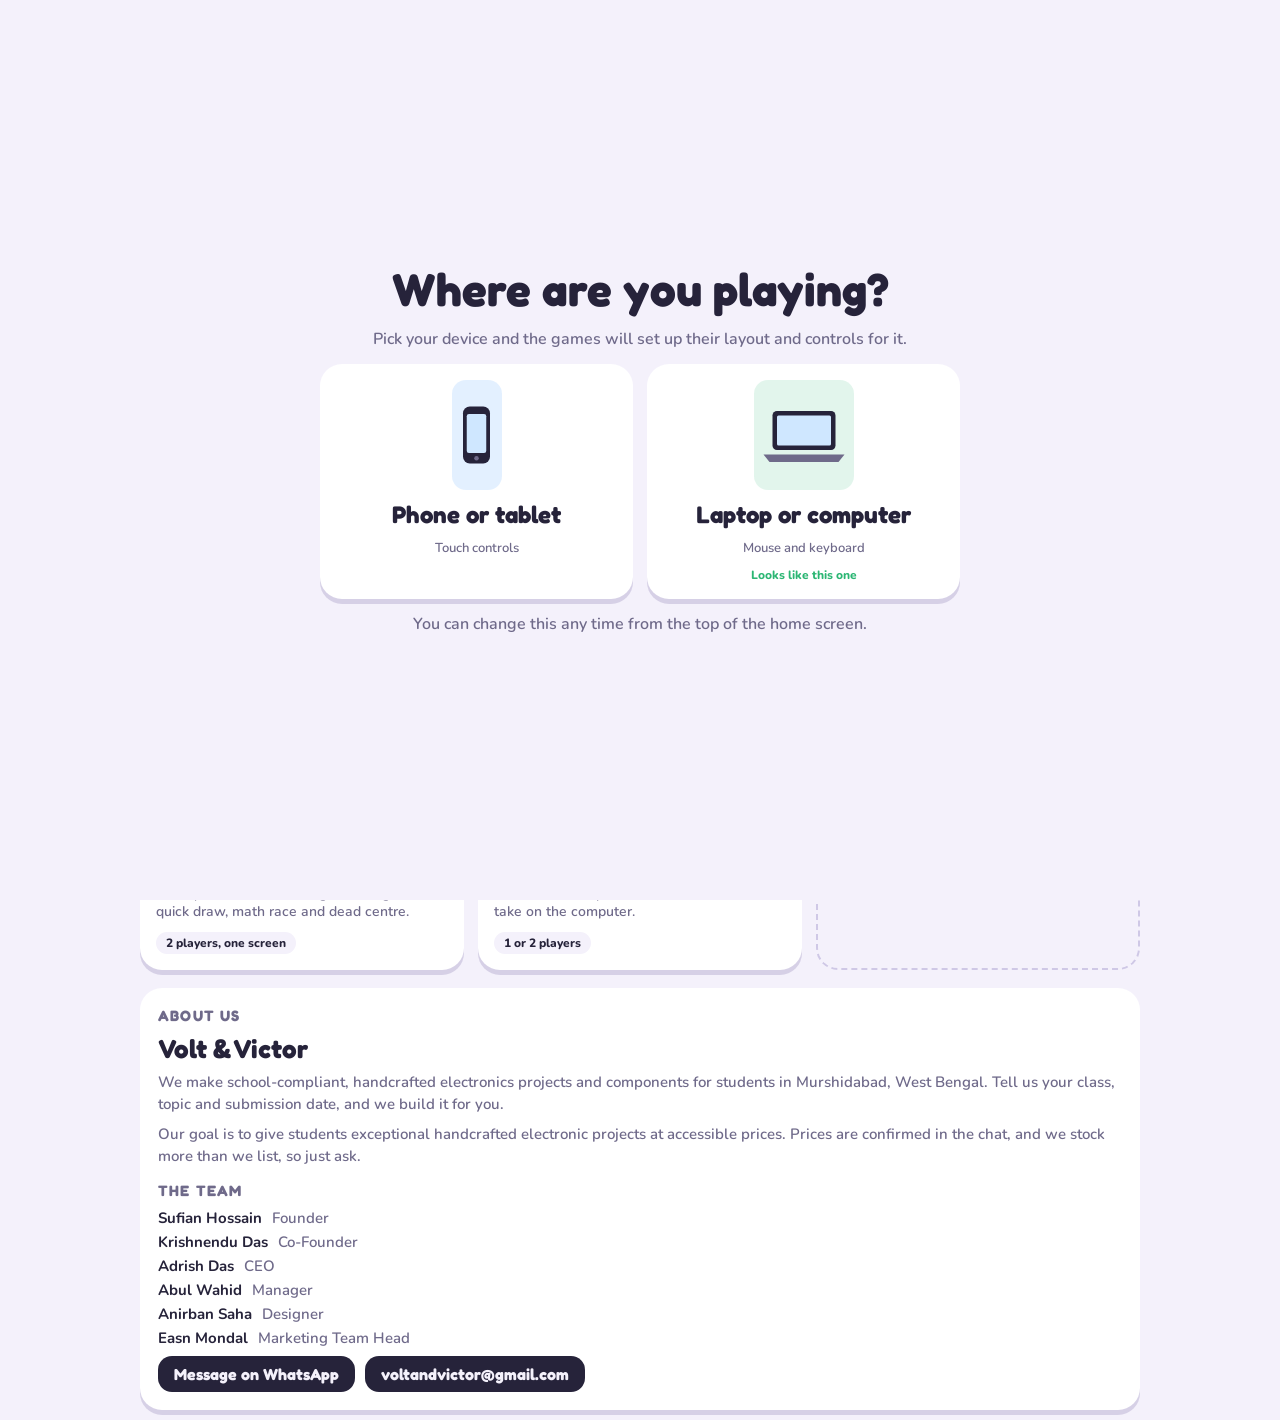
<file: games/index.html>
<!doctype html>
<html lang="en">
<head>
<meta charset="utf-8">
<meta name="viewport" content="width=device-width,initial-scale=1,viewport-fit=cover">
<title>Game Hub</title>
<link rel="stylesheet" href="https://fonts.googleapis.com/css2?family=Fredoka:wght@500;700&family=Nunito:wght@600;800&display=swap">
<style>
/* Layout: a home screen of game cards; opening a card swaps in that game full-screen with a Back bar. */
:root{--bg:#f4f1fb;--panel:#ffffff;--fg:#26233a;--muted:#6f6a8a;--p1:#f0476b;--p2:#2d8cff;--road:#5b5878;--grass:#bfe8c9;--line:#ffffff;--gold:#f5a400;--shadow:rgba(60,40,120,.16);--dash:#cfc8e6;
 --red:#ef4d63;--green:#2bb673;--yellow:#f5b400;--blue:#3d8bff;--board:#ffffff;--cell:#faf8ff;--cellline:#d9d3ec;
 --display:'Fredoka','Trebuchet MS',sans-serif;--body:'Nunito',system-ui,sans-serif}
@media (prefers-color-scheme:dark){:root:not([data-theme="light"]){--bg:#17152a;--panel:#232040;--fg:#f1eefc;--muted:#a49fc4;--p1:#ff6b8b;--p2:#5ba6ff;--road:#3b3860;--grass:#1f4a3a;--line:#d8d4ee;--gold:#ffc233;--shadow:rgba(0,0,0,.4);--dash:#3b3763;
 --red:#ff6b82;--green:#3fd08a;--yellow:#ffc933;--blue:#5ba6ff;--board:#2b2850;--cell:#1f1c3a;--cellline:#3b3763;color-scheme:dark}}
:root[data-theme="dark"]{--bg:#17152a;--panel:#232040;--fg:#f1eefc;--muted:#a49fc4;--p1:#ff6b8b;--p2:#5ba6ff;--road:#3b3860;--grass:#1f4a3a;--line:#d8d4ee;--gold:#ffc233;--shadow:rgba(0,0,0,.4);--dash:#3b3763;
 --red:#ff6b82;--green:#3fd08a;--yellow:#ffc933;--blue:#5ba6ff;--board:#2b2850;--cell:#1f1c3a;--cellline:#3b3763;color-scheme:dark}
html,body{height:100%}
body{box-sizing:border-box;background:var(--bg);color:var(--fg);font-family:var(--body);font-weight:600;overflow-x:hidden;
 padding-left:max(16px,env(safe-area-inset-left,0px));padding-right:max(16px,env(safe-area-inset-right,0px));padding-block:14px max(56px,env(safe-area-inset-bottom,0px));
 user-select:none;-webkit-user-select:none}
body.playing{overflow:hidden;touch-action:none}
[hidden]{display:none!important}
button{font:700 18px var(--display);background:var(--fg);color:var(--bg);border:0;border-radius:14px;padding:10px 26px;cursor:pointer;box-shadow:0 4px 0 var(--shadow)}
button:active{transform:translateY(2px)}
button:disabled{opacity:.4;cursor:default}
button:focus-visible{outline:3px solid var(--gold);outline-offset:2px}

/* hub home */
#hub{max-width:760px;margin:0 auto;display:flex;flex-direction:column;gap:18px}
#hub h1{font-family:var(--display);font-size:clamp(34px,9vw,52px);margin:6px 0 0;line-height:1}
#hub .sub{margin:0;color:var(--muted);font-size:16px}
.cards{display:grid;grid-template-columns:repeat(auto-fill,minmax(230px,1fr));gap:14px}
.gcard{all:unset;box-sizing:border-box;cursor:pointer;background:var(--panel);border-radius:22px;padding:16px;box-shadow:0 5px 0 var(--shadow);display:flex;flex-direction:column;gap:10px;min-width:0}
.gcard:active{transform:translateY(3px);box-shadow:0 2px 0 var(--shadow)}
.gcard:focus-visible{outline:3px solid var(--gold);outline-offset:3px}
.gcard .art{height:110px;border-radius:14px;display:flex;align-items:center;justify-content:center}
.gcard .art svg{height:84px;width:auto;max-width:90%}
.gcard h2{font-family:var(--display);font-size:24px;margin:0}
.gcard p{margin:0;color:var(--muted);font-size:14px;line-height:1.35}
.gcard .tag{align-self:flex-start;font-size:12px;font-weight:800;border-radius:999px;padding:3px 10px;background:var(--bg);color:var(--fg)}
.gcard.soon{cursor:default;box-shadow:none;border:2px dashed var(--dash);background:transparent;justify-content:center;align-items:center;text-align:center;min-height:200px}
.gcard.soon:active{transform:none}

.brand{font:700 15px var(--display);letter-spacing:.08em;text-transform:uppercase;color:var(--muted)}
.gbar .gb{margin-left:auto;font-size:13px}
#splash{position:fixed;inset:0;z-index:100;background:var(--bg);display:flex;flex-direction:column;align-items:center;justify-content:center;gap:10px;transition:opacity .3s;text-align:center}
#splash.out{opacity:0;pointer-events:none}
#splash h1{font-family:var(--display);font-size:clamp(36px,11vw,64px);margin:0}
#splash .brand{font-size:18px}
.about{background:var(--panel);border-radius:22px;padding:18px;box-shadow:0 5px 0 var(--shadow);display:flex;flex-direction:column;gap:8px;margin-bottom:10px}
.about h2{font-family:var(--display);font-size:26px;margin:0}
.about p{margin:0;color:var(--muted);font-size:15px;line-height:1.45}
.about .team{list-style:none;margin:0;padding:0;display:grid;gap:4px;color:var(--muted);font-size:15px}
.about .team b{color:var(--fg);margin-right:6px}
.alinks{display:flex;flex-wrap:wrap;gap:10px}
.alinks a{font:700 16px var(--display);color:var(--bg);background:var(--fg);border-radius:14px;padding:8px 16px;text-decoration:none}
#rotate{position:fixed;inset:0;z-index:90;background:var(--bg);color:var(--fg);display:flex;flex-direction:column;align-items:center;justify-content:center;gap:12px;text-align:center;padding:24px}
#rotate h1{font-family:var(--display);font-size:32px;margin:0}#rotate p{margin:0;color:var(--muted);max-width:26ch;line-height:1.4}
#rotate .rot{transform-origin:55px 49px;animation:rturn 2.4s ease-in-out infinite}@keyframes rturn{0%,20%{transform:rotate(0)}60%,100%{transform:rotate(-90deg)}}
@media (prefers-reduced-motion:reduce){#rotate .rot{animation:none}}
/* in-game frame */
#gameview{height:100%;display:flex;flex-direction:column;gap:8px;max-width:760px;margin:0 auto}
.gbar{display:flex;align-items:center;gap:12px}
.gbar button{padding:6px 16px;font-size:16px}
.gbar span{font-family:var(--display);font-size:20px}
#groot{flex:1;min-height:0;display:flex;flex-direction:column;gap:8px}
.overlay{position:absolute;inset:0;display:flex;align-items:center;justify-content:center;pointer-events:none}
.modal{pointer-events:auto;background:var(--panel);border-radius:24px;padding:20px 24px;text-align:center;box-shadow:0 8px 0 var(--shadow);max-width:min(92%,380px);display:flex;flex-direction:column;gap:10px;align-items:center}
.modal h1{font-family:var(--display);font-size:clamp(28px,8vw,42px);margin:0;line-height:1.05}
.modal p{margin:0;color:var(--muted);font-size:15px;line-height:1.4}
.keys{display:flex;gap:10px;flex-wrap:wrap;justify-content:center;font-size:13px}
.keys span{background:var(--bg);border-radius:12px;padding:6px 10px}
.k1{color:var(--p1)}.k2{color:var(--p2)}

/* Turbo Duel */
.td{flex:1;min-height:0;display:flex;flex-direction:column;gap:8px}
.td .top{display:flex;justify-content:space-between;align-items:center;gap:10px;font-family:var(--display);font-size:clamp(14px,4vw,20px)}
.td .t{background:var(--panel);border-radius:14px;padding:6px 14px;box-shadow:0 3px 0 var(--shadow);white-space:nowrap}
.t1{color:var(--p1);border-bottom:4px solid var(--p1)}.t2{color:var(--p2);border-bottom:4px solid var(--p2)}
.td .mid{color:var(--muted);font-size:clamp(12px,3.2vw,15px);text-align:center}
.stagebox{flex:1;min-height:0;position:relative;display:flex;align-items:center;justify-content:center}
.td canvas{border-radius:20px;box-shadow:0 5px 0 var(--shadow);max-width:100%;max-height:100%;display:block;touch-action:none}

/* Ludo */
.lu{flex:1;min-height:0;overflow-y:auto;display:flex;flex-direction:column;gap:10px;position:relative}
.lu-setup{background:var(--panel);border-radius:24px;padding:18px;box-shadow:0 6px 0 var(--shadow);display:flex;flex-direction:column;gap:12px;margin:auto 0}
.lu-setup h1{font-family:var(--display);font-size:clamp(28px,8vw,40px);margin:0}
.lu-setup p{margin:0;color:var(--muted);font-size:15px;line-height:1.4}
.seat{display:flex;align-items:center;gap:12px;background:var(--bg);border-radius:16px;padding:8px 10px}
.seat i{width:26px;height:26px;border-radius:50%;flex:none}
.seat b{font-family:var(--display);font-size:18px;flex:1}
.seat button{padding:6px 14px;font-size:15px;min-width:96px}
.mini{display:flex;align-items:center;gap:4px}
.seat .mini button{min-width:0;padding:2px 11px;font-size:20px}
.mini em{font-style:normal;font-family:var(--display);min-width:2ch;text-align:center;font-size:18px}
button.ghost{background:var(--bg);color:var(--fg)}
.lu-setup input{font:700 22px var(--display);text-align:center;width:100%;box-sizing:border-box;border:3px solid var(--cellline);border-radius:14px;padding:10px;background:var(--bg);color:var(--fg)}
.lu-setup input:focus-visible{outline:3px solid var(--gold)}
.lu-play{flex:1;min-height:0;display:flex;flex-direction:column;align-items:center;gap:10px}
.lu-status{font-family:var(--display);font-size:clamp(17px,4.6vw,22px);text-align:center;min-height:1.3em}
.lu-play .boardwrap{flex:1;min-height:0;width:100%;display:flex;align-items:center;justify-content:center;position:relative}
.lu-play canvas{max-width:100%;max-height:100%;border-radius:20px;box-shadow:0 5px 0 var(--shadow);touch-action:none}
.lu-bar{display:flex;align-items:center;gap:10px;width:100%;flex:none}
.lu-bar .bst{flex:1;min-width:0;font-family:var(--display);font-size:clamp(14px,3.9vw,19px);line-height:1.2}
.lu-bar.flip{transform:rotate(180deg)}
.lu-bar button{padding:10px 16px;font-size:17px;flex:none}
.die{box-sizing:border-box;flex:none;width:54px;height:54px;border-radius:14px;background:var(--panel);box-shadow:0 4px 0 var(--shadow);display:grid;grid-template:repeat(3,1fr)/repeat(3,1fr);padding:8px;border:3px solid var(--fg)}
.die span{border-radius:50%;margin:1px}
.die span.on{background:var(--fg)}
.die.roll{animation:shake .12s infinite}
@keyframes shake{50%{transform:rotate(12deg) scale(1.05)}}
@media (prefers-reduced-motion:reduce){.die.roll{animation:none}}

/* Quiz */
.qz .chips{display:flex;flex-wrap:wrap;gap:8px}
.chip{font:700 14px var(--display);padding:7px 12px;border-radius:999px;background:var(--bg);color:var(--fg);box-shadow:none;border:3px solid transparent}
.chip.on{border-color:var(--gold)}
.nmgrid{display:grid;grid-template-columns:repeat(auto-fill,minmax(150px,1fr));gap:8px}
.nmgrid .seat{padding:6px 8px}
.nmgrid input{font-size:16px;padding:6px;border-width:2px}
.qcenter{text-align:center;align-items:center}
.bigdot{width:84px;height:84px;border-radius:50%;color:#fff;font:700 44px/84px var(--display);box-shadow:0 5px 0 var(--shadow)}
.qhead{display:flex;justify-content:space-between;gap:8px;font:700 14px var(--display);color:var(--muted)}
.qhead .who{font-size:16px}
.qtimer{position:relative;height:22px;border-radius:999px;background:var(--bg);overflow:hidden}
.qtimer i{display:block;height:100%;width:100%;background:var(--green)}
.qtimer.low i{background:var(--red)}
.qtimer em{position:absolute;inset:0;display:flex;align-items:center;justify-content:center;font:700 14px var(--display);font-style:normal;color:var(--fg)}
.qcat{align-self:flex-start;font-size:12px;font-weight:800;border-radius:999px;padding:3px 10px;background:var(--bg)}
.qtext{font-family:var(--display);font-size:clamp(20px,5.5vw,28px);margin:0;line-height:1.2}
.qopts{display:grid;grid-template-columns:1fr;gap:8px}
.qopt{text-align:left;font:700 17px var(--body);background:var(--bg);color:var(--fg);padding:12px 14px;border:3px solid var(--cellline);box-shadow:none}
.qopt b{display:inline-block;width:1.6em;color:var(--muted)}
.qopt.good b,.qopt.bad b{color:inherit}
.qopt.good{background:var(--green);color:#fff;border-color:var(--green);opacity:1}
.qopt.bad{background:var(--red);color:#fff;border-color:var(--red);opacity:1}
.qopt:disabled:not(.good):not(.bad){opacity:.55}
.qfb{min-height:1.4em;text-align:center;font-weight:800}
.qfb.ok{color:var(--green)}.qfb.no{color:var(--red)}
.qwin{text-align:center;font:700 22px var(--display)!important;color:var(--fg)!important}
.board{display:flex;flex-direction:column;gap:6px}
.board .seat span{font-size:15px}
.board .rk{flex:none;width:1.4em;font-size:18px}
@media (min-width:560px){.qopts{grid-template-columns:1fr 1fr}}
body{margin:0}

/* device choice */
.kbhint{display:none;font-size:13px;color:var(--muted);text-align:center}
#devbar{display:flex;align-items:center;gap:10px;font-size:14px;color:var(--muted)}
#devbar button{padding:4px 12px;font-size:14px;background:var(--panel);color:var(--fg);box-shadow:0 2px 0 var(--shadow)}
#devpick{position:fixed;inset:0;z-index:50;background:var(--bg);overflow-y:auto;display:flex;padding:20px max(16px,env(safe-area-inset-left,0px))}
#devpick .dpbox{margin:auto;max-width:640px;width:100%;display:flex;flex-direction:column;gap:14px;text-align:center}
#devpick h1{font-family:var(--display);font-size:clamp(30px,8vw,46px);margin:0;line-height:1.05}
#devpick p{margin:0;color:var(--muted);font-size:16px}
.dpcards{display:grid;grid-template-columns:1fr 1fr;gap:14px}
.dpcards .gcard{align-items:center;text-align:center}
.dpcards .gcard small{color:var(--muted);font-size:13px}
.dpcards .gcard .art svg{height:70px}
.sugg{font-size:12px;font-weight:800;color:var(--green)}
@media (max-width:460px){.dpcards{grid-template-columns:1fr}}
[data-device="mobile"] .onlylap{display:none}
[data-device="laptop"] .onlymob{display:none}
[data-device="laptop"] #hub{max-width:1000px}
[data-device="laptop"] #hub h1{font-size:56px}
[data-device="laptop"] .cards{grid-template-columns:repeat(auto-fill,minmax(270px,1fr))}
[data-device="laptop"] #gameview{max-width:1100px}
[data-device="laptop"] .lu-setup{max-width:560px;width:100%;align-self:center}
[data-device="laptop"] .lu-play{flex-direction:row;justify-content:center;gap:28px}
[data-device="laptop"] .lu-play .boardwrap{width:auto;flex:1}
[data-device="laptop"] .lu-bar.flip{display:none}
[data-device="laptop"] .lu-play .lu-bar{flex-direction:column;width:250px;gap:14px;align-self:center;flex:none}
[data-device="laptop"] .lu-bar .bst{text-align:center;font-size:22px}
[data-device="laptop"] .lu-bar .die{width:96px;height:96px;padding:14px}
[data-device="laptop"] .lu-bar button{width:100%;font-size:20px}
[data-device="laptop"] .kbhint{display:block}
@media (orientation:landscape) and (max-height:520px){
 body{padding-block:8px max(56px,env(safe-area-inset-bottom,0px))}
 #gameview{max-width:none;gap:4px}
 .gbar button{padding:4px 12px;font-size:14px}.gbar span{font-size:17px}
 .lu-setup{max-width:560px;width:100%;align-self:center;padding:12px;gap:8px}
 .lu-play{flex-direction:row;justify-content:center;gap:16px}
 .lu-play .boardwrap{width:auto;flex:1;align-self:stretch}
 .lu-bar.flip{display:none}
 .lu-play .lu-bar{flex-direction:column;width:200px;gap:8px;align-self:center;flex:none}
 .lu-bar .bst{text-align:center;font-size:17px}
 .lu-bar .die{width:68px;height:68px;padding:10px}
 .lu-bar button{width:100%;font-size:17px}
 #hub h1{font-size:34px}
}
</style>
</head>
<body>

<div id="hub">
  <div>
    <div class="brand">Volt &amp; Victor presents</div>
    <h1>Game Hub</h1>
    <p class="sub">Pick a game and play on this screen.</p>
    <div id="devbar"><span id="devlabel"></span><button id="devchg">Change</button></div>
  </div>
  <div class="cards" id="cards"></div>
  <section class="about" id="about">
    <div class="brand">About us</div>
    <h2>Volt &amp; Victor</h2>
    <p>We make school-compliant, handcrafted electronics projects and components for students in Murshidabad, West Bengal. Tell us your class, topic and submission date, and we build it for you.</p>
    <p>Our goal is to give students exceptional handcrafted electronic projects at accessible prices. Prices are confirmed in the chat, and we stock more than we list, so just ask.</p>
    <div class="brand" style="margin-top:6px">The team</div>
    <ul class="team"><li><b>Sufian Hossain</b> Founder</li><li><b>Krishnendu Das</b> Co-Founder</li><li><b>Adrish Das</b> CEO</li><li><b>Abul Wahid</b> Manager</li><li><b>Anirban Saha</b> Designer</li><li><b>Easn Mondal</b> Marketing Team Head</li></ul>
    <div class="alinks"><a href="https://wa.me/918653984069" target="_blank" rel="noopener">Message on WhatsApp</a><a href="mailto:voltandvictor@gmail.com">voltandvictor@gmail.com</a></div>
  </section>
</div>
<div id="devpick" hidden><div class="dpbox">
  <h1>Where are you playing?</h1>
  <p>Pick your device and the games will set up their layout and controls for it.</p>
  <div class="dpcards">
    <button class="gcard" data-dev="mobile"><div class="art" style="background:#2d8cff22"><svg viewBox="0 0 60 84" aria-hidden="true"><rect x="12" y="4" width="36" height="76" rx="9" fill="#26233a"/><rect x="17" y="14" width="26" height="52" rx="3" fill="#cfe7ff"/><circle cx="30" cy="73" r="3" fill="#6f6a8a"/></svg></div><h2>Phone or tablet</h2><small>Touch controls</small><span class="sugg" id="sg-mobile"></span></button>
    <button class="gcard" data-dev="laptop"><div class="art" style="background:#2bb67322"><svg viewBox="0 0 120 84" aria-hidden="true"><rect x="18" y="10" width="84" height="52" rx="6" fill="#26233a"/><rect x="24" y="16" width="72" height="40" rx="2" fill="#cfe7ff"/><path d="M6 68h108l-8 10H14z" fill="#6f6a8a"/></svg></div><h2>Laptop or computer</h2><small>Mouse and keyboard</small><span class="sugg" id="sg-laptop"></span></button>
  </div>
  <p>You can change this any time from the top of the home screen.</p>
</div></div>
<div id="rotate" hidden><svg width="96" height="96" viewBox="0 0 110 110" aria-hidden="true"><g class="rot"><rect x="36" y="14" width="38" height="70" rx="8" fill="none" stroke="currentColor" stroke-width="5"/></g><path d="M18 62a40 40 0 0 0 20 36M18 62l-4-12M18 62l12-2" fill="none" stroke="var(--gold)" stroke-width="5" stroke-linecap="round"/></svg><h1 id="rtitle"></h1><p id="rtext"></p><button class="ghost" id="rskip">Play anyway</button></div>
<div id="gameview" hidden>
  <div class="gbar"><button id="back">&lsaquo; Games</button><span id="gtitle"></span><span class="brand gb">Volt &amp; Victor</span></div>
  <div id="groot"></div>
</div>

<script>
(function(){
/* ---------- Hub: to add a game, push one object onto GAMES ----------
   { id, title, blurb, players, art (svg string), accent (css color), mount(root) -> cleanup function }
   mount() builds the game inside `root`; the function it returns must stop timers and remove listeners. */
const GAMES=[];
const $h=id=>document.getElementById(id);
/* ---------- Device choice: HUB.device is 'mobile' or 'laptop'; games read it when they start ---------- */
const HUB={device:'mobile'};
const isLand=()=>HUB.device==='laptop'||matchMedia('(orientation:landscape) and (max-height:520px)').matches;
const guessDevice=()=>{try{return matchMedia('(pointer:coarse)').matches?'mobile':'laptop'}catch(e){return 'mobile'}};
function setDevice(d,save){
  HUB.device=d;document.documentElement.dataset.device=d;
  if(save){try{localStorage.setItem('hub-device',d)}catch(e){}}
  $h('devlabel').textContent='Playing on: '+(d==='laptop'?'laptop or computer':'phone or tablet');
}
function askDevice(){
  const g=guessDevice();$h('sg-mobile').textContent=g==='mobile'?'Looks like this one':'';$h('sg-laptop').textContent=g==='laptop'?'Looks like this one':'';
  $h('devpick').hidden=false;
}
document.querySelectorAll('#devpick [data-dev]').forEach(b=>b.addEventListener('click',()=>{setDevice(b.dataset.dev,true);$h('devpick').hidden=true}));
$h('devchg').addEventListener('click',askDevice);
const hub=$h('hub'),view=$h('gameview'),groot=$h('groot');
let cleanup=null;

function open(g){
  hub.hidden=true;view.hidden=false;document.body.classList.add('playing');
  $h('gtitle').textContent=g.title;groot.innerHTML='';
  cleanup=g.mount(groot)||null;window.scrollTo(0,0);
  splash(g);orientFor(g);
}
/* start-up splash: company name, gone after a moment or on tap */
function splash(g){
  const s=document.createElement('div');s.id='splash';
  s.innerHTML='<div class="brand">Volt &amp; Victor presents</div><h1></h1>';s.querySelector('h1').textContent=g.title;
  const done=()=>{clearTimeout(tm);s.classList.add('out');setTimeout(()=>s.remove(),300)};
  const tm=setTimeout(done,1600);s.addEventListener('pointerdown',done);document.body.appendChild(s);
}
/* orientation: each game has a preferred one (landscape, portrait or any). On phones we try fullscreen plus an orientation lock
   from the tap that opened the game; where the browser refuses (for example iPhone Safari) a Rotate your phone screen is shown. */
let want=null;
function orientOk(){const land=innerWidth>innerHeight;return !want||want==='landscape'===land}
function checkRot(){const r=$h('rotate');if(!r)return;r.hidden=orientOk()||skipRot;}
let skipRot=false;
function orientFor(g){
  want=null;skipRot=false;
  if(HUB.device!=='mobile'||!g.orient||g.orient==='any'){checkRot();return}
  want=g.orient;
  const lock=()=>{try{const p=screen.orientation&&screen.orientation.lock&&screen.orientation.lock(want);p&&p.catch&&p.catch(()=>{})}catch(e){}};
  try{const f=document.documentElement.requestFullscreen&&document.documentElement.requestFullscreen();f&&f.then?f.then(lock,lock):lock()}catch(e){lock()}
  $h('rtitle').textContent='Rotate your phone';
  $h('rtext').textContent=g.title+' plays '+(want==='landscape'?'sideways':'upright')+'. Turn your phone to start.';
  checkRot();
}
function orientFree(){
  want=null;checkRot();
  try{screen.orientation&&screen.orientation.unlock&&screen.orientation.unlock()}catch(e){}
  try{document.fullscreenElement&&document.exitFullscreen()}catch(e){}
}
addEventListener('resize',checkRot);addEventListener('orientationchange',()=>setTimeout(checkRot,200));
function close(){
  orientFree();
  const sp=$h('splash');if(sp)sp.remove();
  try{cleanup&&cleanup()}catch(e){}
  cleanup=null;groot.innerHTML='';view.hidden=true;hub.hidden=false;document.body.classList.remove('playing');
}
$h('back').addEventListener('click',close);
function renderCards(){
  const box=$h('cards');box.innerHTML='';
  GAMES.forEach(g=>{
    const b=document.createElement('button');b.className='gcard';
    b.innerHTML='<div class="art" style="background:'+g.accent+'22">'+g.art+'</div><h2>'+g.title+'</h2><p>'+g.blurb+'</p><span class="tag">'+g.players+'</span>';
    b.addEventListener('click',()=>open(g));box.appendChild(b);
  });
  const s=document.createElement('div');s.className='gcard soon';
  s.innerHTML='<h2>More games soon</h2><p>New games will show up here.</p>';box.appendChild(s);
}

/* ---------- Turbo Duel ---------- */
function mountRace(root){
  const cleanups=[];let dead=false;
  const on=(t,e,f)=>{t.addEventListener(e,f);cleanups.push(()=>t.removeEventListener(e,f))};
  root.innerHTML=`<div class="td">
    <div class="top"><div class="t t1" id="w1">P1 wins: 0</div><div class="mid">First to the finish flag</div><div class="t t2" id="w2">P2 wins: 0</div></div>
    <div class="stagebox">
      <canvas id="cv" width="480" height="720"></canvas>
      <div class="overlay"><div class="modal" id="modal">
        <h1 id="mt">Turbo Duel</h1>
        <p id="mp">Race side by side on the same track. Dodge the blue traffic, hit the gold boost pads, and reach the flag first.</p>
        <p id="how"><span class="onlymob"><b>Phone:</b> tap the left or right of your own track to change lane. Player 1 uses the left track, player 2 the right.</span><span class="onlylap">Sit side by side. Player 1 steers with A and D, player 2 with the left and right arrow keys.</span></p>
        <div class="keys"><span class="k1">P1: A / D</span><span class="k2">P2: &larr; / &rarr;</span></div>
        <button id="go">Start race</button>
      </div></div>
    </div></div>`;

const cv=root.querySelector('#cv'),ctx=cv.getContext('2d'),W=480,H=720,HALF=W/2;
const $=id=>root.querySelector('#'+id);
const css=n=>getComputedStyle(document.documentElement).getPropertyValue(n).trim();
const TRACK=9000,LANES=3,LW=52,CARY=540,PX=0.8;
let state='menu',cd=0,wins=[0,0],items=[],last=0,winner=-1,shake=[0,0];
const P=[0,1].map(i=>({lane:1,x:0,d:0,v:0,hit:0,boost:0,t:0,c:i?'--p2':'--p1',fx:[]}));
function gen(){
  items=[];let s=Math.floor(Math.random()*1e9);const rnd=()=>(s=(s*1664525+1013904223)>>>0)/4294967296;
  for(let z=700;z<TRACK-300;z+=190+rnd()*110){
    const r=rnd(),lane=Math.floor(rnd()*LANES);
    if(r<.68)items.push({z,lane,k:'car',col:rnd()<.5?'#3f7ff0':'#16a37f'});
    else if(r<.9)items.push({z,lane,k:'boost'});
    if(r<.3){items.push({z:z+30,lane:(lane+1+Math.floor(rnd()*2))%LANES,k:'car',col:'#e9a400'})}
  }
}
function laneX(l){return (HALF-LANES*LW)/2+LW*(l+.5)}
const keymap={KeyA:[0,-1],KeyD:[0,1],ArrowLeft:[1,-1],ArrowRight:[1,1]};
on(window,'keydown',e=>{
  if(e.code.startsWith('Arrow')||e.code==='Space')e.preventDefault();
  const m=keymap[e.code];if(m&&state==='play'&&!e.repeat)steer(m[0],m[1]);
  if((e.code==='Space'||e.code==='Enter')&&state!=='play'&&state!=='count')begin();
});
function steer(i,dir){const p=P[i];p.lane=Math.max(0,Math.min(LANES-1,p.lane+dir))}
on(cv,'pointerdown',e=>{
  if(state!=='play')return;
  const r=cv.getBoundingClientRect(),x=(e.clientX-r.left)/r.width*W;
  const i=x<HALF?0:1,lx=x-i*HALF;steer(i,lx<HALF/2?-1:1);
});
function begin(){
  gen();P.forEach(p=>{p.lane=1;p.x=laneX(1);p.d=0;p.v=0;p.hit=0;p.boost=0;p.t=0;p.fx=[]});
  winner=-1;cd=3.2;state='count';$('modal').parentNode.style.display='none';
}
function end(w){
  state='over';winner=w;
  let title;if(w<0)title='Photo finish!';else{wins[w]++;title='Player '+(w+1)+' wins!'}
  $('mt').textContent=title;
  $('mp').textContent='Race wins: Player 1 has '+wins[0]+', Player 2 has '+wins[1]+'.';
  $('how').style.display='none';root.querySelector('.keys').style.display='none';
  $('go').textContent='Rematch';$('w1').textContent='P1 wins: '+wins[0];$('w2').textContent='P2 wins: '+wins[1];
  $('modal').parentNode.style.display='flex';$('go').focus();
}
on($('go'),'click',begin);

function update(dt){
  if(state==='count'){cd-=dt;if(cd<=0){state='play'}return}
  if(state!=='play')return;
  let fin=[];
  P.forEach((p,i)=>{
    p.t+=dt;p.x+=(laneX(p.lane)-p.x)*Math.min(1,dt*16);
    const max=p.boost>0?640:p.hit>0?160:430;
    p.v+=(max-p.v)*Math.min(1,dt*(p.hit>0?6:2.2));
    const pd=p.d;p.d+=p.v*dt;
    if(p.boost>0)p.boost-=dt;if(p.hit>0)p.hit-=dt;
    for(const it of items){
      if(it.taken&&it.taken[i])continue;
      if(it.z>pd-30&&it.z<=p.d+30&&it.lane===p.lane){
        it.taken=it.taken||[];it.taken[i]=true;
        if(it.k==='car'){p.hit=.9;p.v=60;shake[i]=.3}else{p.boost=1.1;p.v=Math.max(p.v,520)}
      }
    }
    if(p.d>=TRACK)fin.push(i);
  });
  if(fin.length===2)end(P[0].d>P[1].d?0:P[1].d>P[0].d?1:-1);
  else if(fin.length===1)end(fin[0]);
  shake[0]=Math.max(0,shake[0]-dt);shake[1]=Math.max(0,shake[1]-dt);
}
function car(x,y,col,tilt,flash){
  ctx.save();ctx.translate(x,y);ctx.rotate(tilt);
  ctx.fillStyle='rgba(0,0,0,.2)';ctx.fillRect(-14,-24,32,56);
  ctx.fillStyle=col;ctx.beginPath();ctx.roundRect(-16,-28,32,56,9);ctx.fill();
  ctx.fillStyle='rgba(255,255,255,.85)';ctx.beginPath();ctx.roundRect(-11,-12,22,14,4);ctx.fill();
  ctx.fillStyle='rgba(0,0,0,.25)';ctx.fillRect(-11,12,22,6);
  ctx.fillStyle='#fff';ctx.fillRect(-12,-27,6,4);ctx.fillRect(6,-27,6,4);
  if(flash){ctx.fillStyle='rgba(255,255,255,.7)';ctx.beginPath();ctx.roundRect(-16,-28,32,56,9);ctx.fill()}
  ctx.restore();
}
function drawTrack(i){
  const p=P[i],ox=i*HALF,tw=LANES*LW,tx=(HALF-tw)/2;
  ctx.save();ctx.beginPath();ctx.rect(ox,0,HALF,H);ctx.clip();ctx.translate(ox,0);
  if(shake[i]>0)ctx.translate((Math.random()-.5)*8,(Math.random()-.5)*8);
  ctx.fillStyle=css('--grass');ctx.fillRect(0,0,HALF,H);
  ctx.fillStyle=css('--road');ctx.fillRect(tx,0,tw,H);
  ctx.fillStyle='rgba(255,255,255,.9)';ctx.fillRect(tx-4,0,4,H);ctx.fillRect(tx+tw,0,4,H);
  // lane dashes scroll with distance
  ctx.fillStyle=css('--line');
  const off=(p.d*PX)%60;
  for(let l=1;l<LANES;l++)for(let y=-60+off;y<H;y+=60)ctx.fillRect(tx+l*LW-2,y,4,28);
  // finish line + start
  const fy=CARY-(TRACK-p.d)*PX;
  if(fy>-40&&fy<H){
    for(let c=0;c<LANES*4;c++)for(let r=0;r<2;r++){ctx.fillStyle=(c+r)%2?'#222':'#fff';ctx.fillRect(tx+c*LW/4,fy-14+r*14,LW/4,14)}
  }
  // items
  for(const it of items){
    const y=CARY-(it.z-p.d)*PX;if(y<-60||y>H+60)continue;
    const x=tx+LW*(it.lane+.5);
    if(it.k==='car')car(x,y,it.col,0,false);
    else{ctx.fillStyle=css('--gold');ctx.beginPath();ctx.moveTo(x,y-18);ctx.lineTo(x+16,y+6);ctx.lineTo(x+5,y+6);ctx.lineTo(x+5,y+18);ctx.lineTo(x-5,y+18);ctx.lineTo(x-5,y+6);ctx.lineTo(x-16,y+6);ctx.closePath();ctx.fill()}
  }
  // player car
  const tilt=(laneX(p.lane)-p.x)/40;
  if(p.boost>0){ctx.fillStyle='rgba(245,164,0,.8)';ctx.beginPath();ctx.moveTo(p.x-8,CARY+28);ctx.lineTo(p.x,CARY+28+40+Math.random()*14);ctx.lineTo(p.x+8,CARY+28);ctx.fill()}
  car(tx+(p.x-(HALF-tw)/2)-0,CARY,css(p.c),tilt+(p.hit>0?Math.sin(p.hit*30)*.25:0),p.hit>0&&Math.floor(p.hit*14)%2);
  // HUD: progress bar + label
  ctx.fillStyle='rgba(0,0,0,.18)';ctx.fillRect(10,12,8,H-120);
  ctx.fillStyle=css(p.c);const pr=Math.min(1,p.d/TRACK),by=12+(H-120)*(1-pr);ctx.beginPath();ctx.arc(14,by,9,0,6.28);ctx.fill();
  ctx.font='700 18px Fredoka,sans-serif';ctx.textAlign='center';ctx.fillStyle=css(p.c);
  ctx.fillText('Player '+(i+1),HALF/2,H-18);
  ctx.fillStyle='#fff';ctx.strokeStyle='rgba(0,0,0,.35)';ctx.lineWidth=4;ctx.font='700 22px Fredoka,sans-serif';
  const km=Math.round(p.v*.36)+' km/h';ctx.strokeText(km,HALF/2,34);ctx.fillText(km,HALF/2,34);
  ctx.restore();
}
function draw(){
  drawTrack(0);drawTrack(1);
  ctx.fillStyle=css('--bg');ctx.fillRect(HALF-3,0,6,H);
  if(state==='count'){
    const n=Math.ceil(cd-.2);ctx.fillStyle='rgba(0,0,0,.25)';ctx.fillRect(0,0,W,H);
    ctx.fillStyle='#fff';ctx.font='700 130px Fredoka,sans-serif';ctx.textAlign='center';
    ctx.fillText(n>0?n:'GO!',W/2,H/2+40);
  }
}
function loop(ts){if(dead)return;const dt=Math.min(.05,(ts-last)/1000||0);last=ts;update(dt);draw();requestAnimationFrame(loop)}
gen();P.forEach(p=>p.x=laneX(1));
requestAnimationFrame(loop);

  return ()=>{dead=true;cleanups.forEach(f=>f())};
}

/* ---------- Ludo (this phone or online) ---------- */
function mountLudoEntry(root){
  let inner=null;
  const store={get(){try{return localStorage.getItem('hub-name')||''}catch(e){return ''}},set(v){try{localStorage.setItem('hub-name',v)}catch(e){}}};
  const esc=s=>String(s).replace(/[&<>"]/g,c=>({'&':'&amp;','<':'&lt;','>':'&gt;','"':'&quot;'}[c]));
  function menu(){
    if(inner){inner();inner=null}
    root.innerHTML=`<div class="lu"><div class="lu-setup"><h1>Ludo</h1><p>How do you want to play?</p>
      <button id="mLocal">Play on this phone</button><button id="mOnline">Play online</button></div></div>`;
    root.querySelector('#mLocal').onclick=()=>{inner=mountLudo(root,null,menu)};
    const canOnline=!!(window.claude&&window.claude.use);
    if(canOnline)root.querySelector('#mOnline').onclick=online;
    else{const b=root.querySelector('#mOnline');b.disabled=true;b.textContent='Play online (coming soon)'}
  }
  function online(){
    root.innerHTML=`<div class="lu"><div class="lu-setup"><h1>Play online</h1>
      <p>Everyone opens this page on their own phone. One person makes a room and the others type its code. Up to 4 people play and anyone else can watch.</p>
      <input id="nm" maxlength="14" placeholder="Your name" value="${esc(store.get())}" autocomplete="off">
      <button id="mk">Create a room</button>
      <p style="text-align:center">or join with a code</p>
      <input id="cd" maxlength="4" placeholder="CODE" autocomplete="off" style="text-transform:uppercase">
      <button id="jn" class="ghost">Join room</button>
      <p id="err" style="color:var(--red)"></p><button id="bk" class="ghost">Back</button></div></div>`;
    const $=id=>root.querySelector('#'+id),err=t=>{$('err').textContent=t};
    $('bk').onclick=menu;
    const nm=()=>{const v=$('nm').value.trim().slice(0,14)||'Player';store.set(v);return v};
    $('mk').onclick=()=>{const A='ABCDEFGHJKMNPQRSTUVWXYZ23456789';let c='';for(let i=0;i<4;i++)c+=A[Math.floor(Math.random()*A.length)];go(c,true,nm(),err)};
    $('jn').onclick=()=>{const c=$('cd').value.trim().toUpperCase();if(c.length!==4){err('Type the 4 letter room code.');return}go(c,false,nm(),err)};
  }
  async function go(code,host,name,err){
    err('Connecting…');
    const R=window.claude&&window.claude.use?await window.claude.use('room'):null;
    if(!R){err('Online play needs this page opened in Claude by someone with access to it.');return}
    let nr;try{nr=await R.join('ludo-'+code.toLowerCase())}catch(e){err('Could not open the room ('+((e&&e.code)||'error')+').');return}
    inner=mountLudo(root,{room:nr,host,code,name},menu);
  }
  menu();
  return ()=>{if(inner)inner()};
}

function mountLudo(root,net,onExit){
  const cleanups=[];let dead=false;const timers=new Set();
  const on=(t,e,f)=>{t.addEventListener(e,f);cleanups.push(()=>t.removeEventListener(e,f))};
  const later=(f,ms)=>{const id=setTimeout(()=>{timers.delete(id);if(!dead)f()},ms);timers.add(id)};
  const NAMES=['Red','Green','Yellow','Blue'],VARS=['--red','--green','--yellow','--blue'];
  const css=n=>getComputedStyle(document.documentElement).getPropertyValue(n).trim();
  const esc=s=>String(s).replace(/[&<>"]/g,c=>({'&':'&amp;','<':'&lt;','>':'&gt;','"':'&quot;'}[c]));
  const PATH=[[1,6],[2,6],[3,6],[4,6],[5,6],[6,5],[6,4],[6,3],[6,2],[6,1],[6,0],[7,0],[8,0],[8,1],[8,2],[8,3],[8,4],[8,5],[9,6],[10,6],[11,6],[12,6],[13,6],[14,6],[14,7],[14,8],[13,8],[12,8],[11,8],[10,8],[9,8],[8,9],[8,10],[8,11],[8,12],[8,13],[8,14],[7,14],[6,14],[6,13],[6,12],[6,11],[6,10],[6,9],[5,8],[4,8],[3,8],[2,8],[1,8],[0,8],[0,7],[0,6]];
  const START=[0,13,26,39];
  const HOME=[[1,2,3,4,5].map(x=>[x,7]),[1,2,3,4,5].map(y=>[7,y]),[13,12,11,10,9].map(x=>[x,7]),[13,12,11,10,9].map(y=>[7,y])];
  const BASE=[[0,0],[9,0],[9,9],[0,9]];
  const FIN=[[-.32,0],[0,-.32],[.32,0],[0,.32]];
  const SAFE=new Set();START.forEach(s=>{SAFE.add(s);SAFE.add((s+8)%52)});
  const DOTS={1:[4],2:[0,8],3:[0,4,8],4:[0,2,6,8],5:[0,2,4,6,8],6:[0,2,3,5,6,8]};

  const isHost=!net||net.host;
  const seats=net?['off','off','off','off']:['human','cpu','off','off'];
  const own=[null,null,null,null];
  const team=[1,1,1,1],mem=[0,0,0,0],MAXP=22;
  let stage='lobby',phase='idle',tok=[[-1,-1,-1,-1],[-1,-1,-1,-1],[-1,-1,-1,-1],[-1,-1,-1,-1]],turn=0,dice=0,sixes=0,movable=[],winner=-1,rolling=false,stText='',shown,G={v:0},seq=0,lastV=-1,lookFailed=false;
  const lastAct={};

  root.innerHTML=`<div class="lu">
    <div class="lu-setup" id="lsetup" hidden>
      <h1>Ludo</h1>
      <p>Choose who plays each colour, up to 22 people in all. If a colour has several people, they take turns for it. Set a colour to Computer to play alone.</p>
      <div id="lseats"></div>
      <p id="ltot" style="text-align:center"></p>
      <p>Roll a 6 to bring a token out. Land on another token to send it home. Starred squares are safe. Get all four tokens to the centre first.</p>
      <button id="lstart">Start game</button><button id="lback" class="ghost">Back</button>
    </div>
    <div class="lu-setup" id="llobby" hidden></div>
    <div class="lu-play" id="lplay" hidden>
      <div class="lu-bar flip"><div class="bst" id="lstatus2"></div><div class="die" id="ldie2"></div><button id="lroll2">Roll dice</button></div>
      <div class="boardwrap"><canvas id="lcv" width="600" height="600"></canvas>
        <div class="overlay" id="lover" hidden><div class="modal"><h1 id="lwin"></h1><p>Nice game.</p><div id="lbtns" style="display:flex;flex-direction:column;gap:8px"><button id="lagain">Play again</button><button id="lmenu">Change players</button></div></div></div>
      </div>
      <div class="lu-bar"><div class="bst" id="lstatus"></div><div class="die" id="ldie"></div><button id="lroll">Roll dice</button><div class="kbhint">Press Space to roll</div></div>
    </div></div>`;
  const $=id=>root.querySelector('#'+id);
  const cv=$('lcv'),ctx=cv.getContext('2d'),S=40;
  const DIES=['ldie','ldie2'].map($);
  DIES.forEach(d=>{for(let i=0;i<9;i++)d.appendChild(document.createElement('span'))});
  function setDie(v){DIES.forEach(d=>[...d.children].forEach((s,i)=>s.classList.toggle('on',v>0&&DOTS[v].includes(i))))}

  /* ----- who is who ----- */
  const peers=()=>net?net.room.peers():[];
  const me=()=>{const p=peers().find(p=>p.isMe&&p.sameTab);return p?p.peer:null};
  const hostPeer=()=>peers().find(p=>p.presence&&p.presence.host&&p.presence.app==='ludo');
  const peerOf=id=>peers().find(p=>p.peer===id);
  function who(c){
    if(!net)return NAMES[c]+(seats[c]==='human'&&team[c]>1?' '+(mem[c]+1):'');
    if(own[c]){const p=peerOf(own[c]);return (p&&p.presence.name)||NAMES[c]}
    return seats[c]==='cpu'?'Computer '+NAMES[c]:NAMES[c];
  }
  const mine=c=>net?own[c]!==null&&own[c]===me():seats[c]==='human';
  const setP=patch=>{if(net)net.room.presence(patch).catch(()=>{})};

  /* ----- local setup ----- */
  function drawSeats(){
    const box=$('lseats');box.innerHTML='';box.style.cssText='display:flex;flex-direction:column;gap:8px';
    const total=()=>seats.reduce((a,m,c)=>a+(m==='human'?team[c]:0),0);
    seats.forEach((m,c)=>{
      const d=document.createElement('div');d.className='seat';
      d.innerHTML='<i style="background:var('+VARS[c]+')"></i><b>'+NAMES[c]+'</b>';
      if(m==='human'){
        const s=document.createElement('span');s.className='mini';
        s.innerHTML='<button aria-label="Fewer players">&minus;</button><em>'+team[c]+'</em><button aria-label="More players">+</button>';
        const[mi,pl]=s.querySelectorAll('button');
        mi.disabled=team[c]<=1;pl.disabled=total()>=MAXP;
        mi.addEventListener('click',()=>{team[c]--;drawSeats()});pl.addEventListener('click',()=>{team[c]++;drawSeats()});
        d.appendChild(s);
      }
      const b=document.createElement('button');b.textContent=m==='human'?'People':m==='cpu'?'Computer':'Off';
      b.addEventListener('click',()=>{seats[c]=m==='human'?'cpu':m==='cpu'?'off':'human';drawSeats()});
      d.appendChild(b);box.appendChild(d);
    });
    $('ltot').textContent='People playing: '+total()+' of '+MAXP;
    $('lstart').disabled=seats.filter(s=>s!=='off').length<2;
  }

  /* ----- board geometry ----- */
  const absI=(c,r)=>(START[c]+r)%52;
  function cellOf(c,r,k){
    if(r<0)return[BASE[c][0]+1.5+(k%2)*2,BASE[c][1]+1.5+(k>>1)*2];
    if(r<=50)return PATH[absI(c,r)];
    if(r<=55)return HOME[c][r-51];
    return[7+FIN[c][0]+(k-1.5)*.05,7+FIN[c][1]+(k-1.5)*.05];
  }
  const resetShown=()=>{shown=tok.map((a,c)=>a.map((r,k)=>cellOf(c,r,k).slice()))};
  resetShown();

  /* ----- rendering of state (same for host, clients and local) ----- */
  function ui(){
    const inPlay=stage!=='lobby';
    $('lsetup').hidden=!!net||inPlay;$('llobby').hidden=!net||inPlay;$('lplay').hidden=!inPlay;
    if(net&&!inPlay)renderLobby();
    if(!inPlay)return;
    ['lstatus','lstatus2'].forEach(id=>{const s=$(id);s.textContent=stText;s.style.color='var('+VARS[turn]+')'});
    DIES.forEach(d=>{d.style.borderColor='var('+VARS[turn]+')';d.classList.toggle('roll',rolling)});
    if(!rolling)setDie(dice);
    const canRoll=phase==='roll'&&seats[turn]==='human'&&mine(turn)&&!rolling;
    $('lroll').disabled=$('lroll2').disabled=!canRoll;
    const over=stage==='over';
    $('lover').hidden=!over;
    if(over){$('lwin').textContent=(net?who(winner):NAMES[winner]+(seats[winner]==='human'&&team[winner]>1?' team':''))+' wins!';$('lwin').style.color='var('+VARS[winner]+')';$('lbtns').style.display=isHost?'flex':'none'}
  }
  function publish(){
    if(!net||!net.host)return;
    G.v++;
    setP({g:{v:G.v,ph:stage,own,sm:seats.map(s=>s==='human'?'h':s==='cpu'?'c':'o'),tok,turn,pp:phase,d:dice,ro:rolling?1:0,mv:movable,st:stText,w:winner}});
  }
  const sync=()=>{ui();publish()};
  function status(t){stText=t;sync()}

  /* ----- online lobby ----- */
  function renderLobby(){
    const box=$('llobby'),hp=hostPeer();
    if(!hp&&!net.host){
      box.innerHTML='<h1>Room '+esc(net.code)+'</h1><p>'+(lookFailed?'No room with this code is open. Check the code and ask the host to keep the page open.':'Looking for the room…')+'</p><button class="ghost" id="lleave">Back</button>';
      return;
    }
    const meId=me();
    let h='<h1>Room <span style="letter-spacing:.12em;color:var(--blue)">'+esc(net.code)+'</span></h1><p>Friends open this page, choose Play online and type this code.</p><div style="display:flex;flex-direction:column;gap:8px">';
    for(let c=0;c<4;c++){
      let label,right='';
      if(own[c]){label=esc(who(c))+(own[c]===meId?' (you)':'')}
      else if(seats[c]==='cpu')label='Computer';else label='<span style="color:var(--muted)">Empty seat</span>';
      if(!own[c]&&net.host)right='<button data-seat="'+c+'">'+(seats[c]==='cpu'?'Computer':'Off')+'</button>';
      h+='<div class="seat"><i style="background:var('+VARS[c]+')"></i><b>'+label+'</b>'+right+'</div>';
    }
    h+='</div>';
    if(meId&&!own.includes(meId))h+='<p>The room is full. You can watch the game.</p>';
    if(net.host)h+='<button id="lgo"'+(seats.filter(s=>s!=='off').length<2?' disabled':'')+'>Start game</button>';
    else h+='<p style="text-align:center">Waiting for the host to start…</p>';
    h+='<button class="ghost" id="lleave">Leave</button>';
    box.innerHTML=h;
  }
  on(root,'click',e=>{
    const t=e.target.closest('button');if(!t)return;
    if(t.id==='lleave'||t.id==='lback'){onExit&&onExit();return}
    if(t.dataset.seat!==undefined&&net&&net.host&&stage==='lobby'){const c=+t.dataset.seat;if(!own[c]){seats[c]=seats[c]==='cpu'?'off':'cpu';sync()}}
    if(t.id==='lgo'&&net&&net.host)newGame();
  });

  /* ----- game rules (run locally, or on the host) ----- */
  function newGame(){
    tok=[0,1,2,3].map(()=>[-1,-1,-1,-1]);resetShown();
    turn=seats.findIndex(s=>s!=='off');mem.fill(0);sixes=0;phase='idle';movable=[];winner=-1;rolling=false;dice=0;stage='play';
    startTurn();
  }
  function startTurn(){
    phase='roll';movable=[];dice=0;rolling=false;
    const cpu=seats[turn]==='cpu';
    status(who(turn)+(cpu?' is rolling…':', roll the dice'));
    if(cpu)later(roll,800);
  }
  function roll(){
    if(phase!=='roll')return;
    phase='anim';rolling=true;sync();
    const spin=setInterval(()=>setDie(1+Math.floor(Math.random()*6)),70);
    cleanups.push(()=>clearInterval(spin));
    later(()=>{
      clearInterval(spin);rolling=false;
      dice=1+Math.floor(Math.random()*6);
      sixes=dice===6?sixes+1:0;
      if(sixes===3){sixes=0;status(who(turn)+' rolled three 6s in a row. Turn lost.');later(next,1100);return}
      movable=[0,1,2,3].filter(k=>{const r=tok[turn][k];return r<0?dice===6:r+dice<=56});
      if(!movable.length){status(who(turn)+' rolled a '+dice+'. No move.');later(()=>dice===6?startTurn():next(),1000);return}
      if(movable.length===1){status(who(turn)+' rolled a '+dice);later(()=>doMove(movable[0]),550);return}
      phase='pick';
      if(seats[turn]==='cpu'){status(who(turn)+' rolled a '+dice);later(()=>doMove(cpuPick()),800)}
      else status(who(turn)+' rolled a '+dice+'. '+(HUB.device==='laptop'?'Click':'Tap')+' a token to move.');
    },650);
  }
  function victims(c,r){
    if(r<0||r>50)return[];const a=absI(c,r);if(SAFE.has(a))return[];
    const out=[];for(let o=0;o<4;o++)if(o!==c)tok[o].forEach((q,k)=>{if(q>=0&&q<=50&&absI(o,q)===a)out.push([o,k])});
    return out;
  }
  function cpuPick(){
    let best=-1,bs=-1e9;
    movable.forEach(k=>{
      const r=tok[turn][k],nr=r<0?0:r+dice;let s=Math.random()*3+nr*.3;
      if(nr===56)s+=100;if(victims(turn,nr).length)s+=80;if(r<0)s+=50;
      if(nr<=50&&SAFE.has(absI(turn,nr)))s+=20;if(nr>50&&nr<56)s+=15;
      if(s>bs){bs=s;best=k}
    });
    return best;
  }
  function doMove(k){
    if(phase!=='pick'&&phase!=='anim')return;
    phase='anim';movable=[];
    const r=tok[turn][k],nr=r<0?0:r+dice;tok[turn][k]=nr;
    const hit=victims(turn,nr);hit.forEach(([o,q])=>{tok[o][q]=-1});
    const extra=dice===6||hit.length>0||nr===56;
    if(tok[turn].every(q=>q===56)){winner=turn;phase='over';stage='over';stText='';later(sync,700);sync();return}
    status(hit.length?who(turn)+' sent a token home!':nr===56?who(turn)+' got a token home!':'');
    later(()=>extra?startTurn():next(),750);
  }
  function next(){sixes=0;if(!net&&seats[turn]==='human')mem[turn]=(mem[turn]+1)%team[turn];do{turn=(turn+1)%4}while(seats[turn]==='off');startTurn()}

  /* ----- input: clicks become actions (sent to the host when online) ----- */
  function act(t,k){
    if(net&&!net.host){setP({act:{n:++seq,t,k}});return}
    if(t==='roll'){if(phase==='roll'&&mine(turn)&&seats[turn]==='human')roll()}
    else if(t==='move'){if(phase==='pick'&&mine(turn)&&movable.includes(k))doMove(k)}
  }
  on($('lroll'),'click',()=>act('roll'));
  on($('lroll2'),'click',()=>act('roll'));
  on($('lstart'),'click',()=>{stage='play';newGame()});
  on($('lagain'),'click',()=>{if(isHost)newGame()});
  on($('lmenu'),'click',()=>{
    timers.forEach(clearTimeout);timers.clear();phase='idle';stage='lobby';rolling=false;
    if(net){for(let c=0;c<4;c++)if(!own[c])seats[c]='off'}
    sync();
  });
  on(cv,'pointerdown',e=>{
    if(phase!=='pick'||!mine(turn))return;
    const r=cv.getBoundingClientRect(),x=(e.clientX-r.left)/r.width*15,y=(e.clientY-r.top)/r.height*15;
    let best=-1,bd=.9;
    movable.forEach(k=>{const[cx,cy]=cellOf(turn,tok[turn][k],k);const d=Math.hypot(cx+.5-x,cy+.5-y);if(d<bd){bd=d;best=k}});
    if(best>=0)act('move',best);
  });
  on(window,'keydown',e=>{if((e.code==='Space'||e.code==='Enter')&&!$('lroll').disabled&&stage==='play'){e.preventDefault();act('roll')}});

  /* ----- online: host reconciles seats and actions, clients follow the host ----- */
  function onPeers(){
    if(!net)return;
    const list=peers().filter(p=>p.presence&&p.presence.app==='ludo');
    if(net.host){
      const ids=new Set(list.map(p=>p.peer));
      for(let c=0;c<4;c++)if(own[c]&&!ids.has(own[c])){own[c]=null;seats[c]=stage==='lobby'?'off':'cpu';
        if(stage!=='lobby'&&phase!=='over'&&turn===c&&phase!=='anim'){later(()=>{if(phase==='roll'||phase==='pick'){phase='roll';startTurn()}},300)}}
      if(stage==='lobby'){
        [...list].sort((a,b)=>(b.presence.host?1:0)-(a.presence.host?1:0)||(a.presence.t||0)-(b.presence.t||0)||(a.peer<b.peer?-1:1)).forEach(p=>{
          if(own.includes(p.peer))return;const c=own.indexOf(null);if(c<0)return;own[c]=p.peer;seats[c]='human';
        });
      }
      list.forEach(p=>{
        const a=p.presence.act;if(!a||p.isMe)return;
        if(a.n===lastAct[p.peer])return;lastAct[p.peer]=a.n;
        const c=own.indexOf(p.peer);if(c<0||c!==turn)return;
        if(a.t==='roll'&&phase==='roll'&&seats[turn]==='human')roll();
        else if(a.t==='move'&&phase==='pick'&&movable.includes(a.k))doMove(a.k);
      });
      sync();
    }else{
      const hp=hostPeer(),g=hp&&hp.presence.g;
      if(g&&g.v!==lastV){
        lastV=g.v;stage=g.ph;turn=g.turn;phase=g.pp;dice=g.d;rolling=!!g.ro;movable=g.mv||[];stText=g.st||'';winner=g.w;
        tok=g.tok;for(let c=0;c<4;c++){own[c]=g.own[c];seats[c]=g.sm[c]==='h'?'human':g.sm[c]==='c'?'cpu':'off'}
      }
      if(!hp&&stage!=='lobby'){stText='The host left the game.'}
      ui();
    }
  }
  if(net){
    const unsub=net.room.onPeers(onPeers);cleanups.push(unsub);
    setP({app:'ludo',name:net.name,t:Date.now(),host:net.host?true:null});
    later(()=>{lookFailed=!hostPeer();onPeers()},3500);
    stage='lobby';ui();
  }else{drawSeats();ui()}

  /* ----- drawing ----- */
  function star(x,y,r,col){ctx.fillStyle=col;ctx.beginPath();for(let i=0;i<10;i++){const a=-Math.PI/2+i*Math.PI/5,rr=i%2?r*.45:r;ctx.lineTo(x+Math.cos(a)*rr,y+Math.sin(a)*rr)}ctx.closePath();ctx.fill()}
  function drawBoard(){
    const line=css('--cellline');
    ctx.fillStyle=css('--board');ctx.fillRect(0,0,600,600);
    for(let c=0;c<4;c++){
      const col=css(VARS[c]),[bx,by]=BASE[c];
      ctx.fillStyle=col;ctx.fillRect(bx*S,by*S,6*S,6*S);
      ctx.fillStyle=css('--board');ctx.beginPath();ctx.roundRect((bx+.8)*S,(by+.8)*S,4.4*S,4.4*S,16);ctx.fill();
      for(let k=0;k<4;k++){ctx.fillStyle=col;ctx.globalAlpha=.25;ctx.beginPath();ctx.arc((bx+2+(k%2)*2)*S,(by+2+(k>>1)*2)*S,.5*S,0,6.3);ctx.fill();ctx.globalAlpha=1}
    }
    ctx.strokeStyle=line;ctx.lineWidth=1.5;
    const cellAt=(x,y,fill)=>{ctx.fillStyle=fill;ctx.fillRect(x*S,y*S,S,S);ctx.strokeRect(x*S,y*S,S,S)};
    PATH.forEach(([x,y])=>cellAt(x,y,css('--cell')));
    for(let c=0;c<4;c++){
      HOME[c].forEach(([x,y])=>cellAt(x,y,css(VARS[c])));
      const[sx,sy]=PATH[START[c]];cellAt(sx,sy,css(VARS[c]));
    }
    SAFE.forEach(i=>{const[x,y]=PATH[i];star((x+.5)*S,(y+.5)*S,S*.3,START.includes(i)?'rgba(255,255,255,.9)':css('--cellline'))});
    const m=7.5*S;
    [[6,6,6,9,0],[6,6,9,6,1],[9,6,9,9,2],[6,9,9,9,3]].forEach(([x1,y1,x2,y2,c])=>{ctx.fillStyle=css(VARS[c]);ctx.beginPath();ctx.moveTo(x1*S,y1*S);ctx.lineTo(x2*S,y2*S);ctx.lineTo(m,m);ctx.closePath();ctx.fill()});
  }
  function drawTokens(t){
    const groups={},list=[];
    for(let c=0;c<4;c++)if(seats[c]!=='off')for(let k=0;k<4;k++){
      const tgt=cellOf(c,tok[c][k],k),key=tok[c][k]<0?'y'+c+k:tgt.join(',');
      (groups[key]=groups[key]||[]).push(list.length);
      list.push({c,k,tgt,key});
    }
    list.forEach((o,idx)=>{const g=groups[o.key];o.n=g.length;o.i=g.indexOf(idx)});
    const hot=o=>o.c===turn&&movable.includes(o.k)&&phase==='pick';
    list.sort((a,b)=>hot(a)-hot(b));
    list.forEach(o=>{
      const p=shown[o.c][o.k];
      p[0]+=(o.tgt[0]-p[0])*.28;p[1]+=(o.tgt[1]-p[1])*.28;
      const off=o.n>1?(o.i-(o.n-1)/2)*.28:0;
      const x=(p[0]+.5+off)*S,y=(p[1]+.5-Math.abs(off)*.2)*S,rad=S*(o.n>1?.3:.38);
      const col=css(VARS[o.c]);
      if(hot(o)){ctx.strokeStyle=css('--fg');ctx.lineWidth=3;ctx.beginPath();ctx.arc(x,y,rad+4+Math.sin(t/180)*2.5,0,6.3);ctx.stroke()}
      ctx.fillStyle='rgba(0,0,0,.25)';ctx.beginPath();ctx.ellipse(x,y+rad*.8,rad*.9,rad*.4,0,0,6.3);ctx.fill();
      ctx.fillStyle=col;ctx.beginPath();ctx.arc(x,y,rad,0,6.3);ctx.fill();
      ctx.lineWidth=3;ctx.strokeStyle='#fff';ctx.stroke();
      ctx.fillStyle='rgba(255,255,255,.55)';ctx.beginPath();ctx.arc(x-rad*.3,y-rad*.3,rad*.25,0,6.3);ctx.fill();
    });
  }
  function frame(t){
    if(dead)return;
    if(stage!=='lobby'){drawBoard();drawTokens(t)}
    requestAnimationFrame(frame);
  }
  requestAnimationFrame(frame);
  return ()=>{dead=true;timers.forEach(clearTimeout);cleanups.forEach(f=>f());if(net){try{net.room.presence({app:null,name:null,host:null,g:null,act:null,t:null});net.room.leave()}catch(e){}}};
}

/* ---------- Snakes and Ladders ---------- */
function mountSnakes(root){
  const cleanups=[];let dead=false;const timers=new Set();
  const on=(t,e,f)=>{t.addEventListener(e,f);cleanups.push(()=>t.removeEventListener(e,f))};
  const later=(f,ms)=>{const id=setTimeout(()=>{timers.delete(id);if(!dead)f()},ms);timers.add(id)};
  const css=n=>getComputedStyle(document.documentElement).getPropertyValue(n).trim();
  const SNAKES={16:6,47:26,49:11,56:53,62:19,64:60,87:24,93:73,95:75,98:78};
  const LADDERS={1:38,4:14,9:31,21:42,28:84,36:44,51:67,71:91,80:100};
  const JUMP=Object.assign({},SNAKES,LADDERS);
  const DOTS={1:[4],2:[0,8],3:[0,4,8],4:[0,2,6,8],5:[0,2,4,6,8],6:[0,2,3,5,6,8]};
  const S=60,MAXP=22,BH=660;
  let people=1,bots=1,players=[],pos=[],shown=[],turn=0,phase='idle',dice=0,stage='setup';
  const colour=i=>'hsl('+Math.round((i*137.5)%360)+',68%,50%)';

  root.innerHTML=`<div class="lu">
    <div class="lu-setup" id="ssetup">
      <h1>Snakes and Ladders</h1>
      <p>Up to 22 players on one phone. Pass it around, or sit on both sides and use the dice nearest you.</p>
      <div class="seat"><b>People</b><span class="mini"><button id="pm" aria-label="Fewer people">&minus;</button><em id="pc"></em><button id="pp" aria-label="More people">+</button></span></div>
      <div class="seat"><b>Computer players</b><span class="mini"><button id="bm" aria-label="Fewer computer players">&minus;</button><em id="bc"></em><button id="bp" aria-label="More computer players">+</button></span></div>
      <p id="stot" style="text-align:center"></p>
      <p>Roll the dice and move that many squares. Ladders take you up, snakes slide you down. You need the exact number to land on 100. A 6 gives you another roll.</p>
      <button id="sstart">Start game</button>
    </div>
    <div class="lu-play" id="splay" hidden>
      <div class="lu-bar flip"><div class="bst" id="sstatus2"></div><div class="die" id="sdie2"></div><button id="sroll2">Roll dice</button></div>
      <div class="boardwrap"><canvas id="scv" width="600" height="${BH}"></canvas>
        <div class="overlay" id="sover" hidden><div class="modal"><h1 id="swin"></h1><p>Nice game.</p><button id="sagain">Play again</button><button id="smenu">Change players</button></div></div>
      </div>
      <div class="lu-bar"><div class="bst" id="sstatus"></div><div class="die" id="sdie"></div><button id="sroll">Roll dice</button><div class="kbhint">Press Space to roll</div></div>
    </div></div>`;
  const $=id=>root.querySelector('#'+id);
  const cv=$('scv'),ctx=cv.getContext('2d');
  const DIES=['sdie','sdie2'].map($);
  DIES.forEach(d=>{for(let i=0;i<9;i++)d.appendChild(document.createElement('span'))});
  const setDie=v=>DIES.forEach(d=>[...d.children].forEach((s,i)=>s.classList.toggle('on',v>0&&DOTS[v].includes(i))));
  setDie(0);

  function setup(){
    $('pc').textContent=people;$('bc').textContent=bots;
    $('pm').disabled=people<=0||people+bots<=2&&people<=1&&false;
    $('pm').disabled=people<=0;$('bm').disabled=bots<=0;
    const full=people+bots>=MAXP;$('pp').disabled=full;$('bp').disabled=full;
    $('stot').textContent='Players: '+(people+bots)+' of '+MAXP;
    $('sstart').disabled=people+bots<2;
  }
  on($('pm'),'click',()=>{people--;setup()});on($('pp'),'click',()=>{people++;setup()});
  on($('bm'),'click',()=>{bots--;setup()});on($('bp'),'click',()=>{bots++;setup()});
  setup();

  // square number (1..100) to the centre of its cell; 0 is the start strip under the board
  function sq(n){
    const r=Math.floor((n-1)/10),c=r%2===0?(n-1)%10:9-(n-1)%10;
    return[(c+.5)*S,(9-r+.5)*S];
  }
  const cur=()=>players[turn];
  const isBot=()=>cur().bot;
  function status(t){['sstatus','sstatus2'].forEach(id=>{const s=$(id);s.textContent=t;s.style.color=colour(turn)})}
  function refresh(){
    const can=phase==='roll'&&!isBot();$('sroll').disabled=$('sroll2').disabled=!can;
    DIES.forEach(d=>d.style.borderColor=colour(turn));
  }

  function newGame(){
    players=[];for(let i=0;i<people+bots;i++)players.push({name:i<people?'Player '+(i+1):'Computer '+(i-people+1),bot:i>=people});
    pos=players.map(()=>0);shown=players.map(()=>[300,S*10+30]);turn=0;
    stage='play';$('ssetup').hidden=true;$('splay').hidden=false;$('sover').hidden=true;startTurn();
  }
  function startTurn(){
    phase='roll';setDie(0);refresh();
    status(cur().name+(isBot()?' is rolling…':', roll the dice'));
    if(isBot())later(roll,800);
  }
  function roll(){
    if(phase!=='roll')return;
    phase='anim';refresh();DIES.forEach(d=>d.classList.add('roll'));
    const spin=setInterval(()=>setDie(1+Math.floor(Math.random()*6)),70);cleanups.push(()=>clearInterval(spin));
    later(()=>{
      clearInterval(spin);DIES.forEach(d=>d.classList.remove('roll'));
      dice=1+Math.floor(Math.random()*6);setDie(dice);
      const target=pos[turn]+dice;
      if(target>100){status(cur().name+' rolled a '+dice+'. Needs the exact number to reach 100.');later(finishTurn,1000);return}
      status(cur().name+' rolled a '+dice);
      step(target);
    },650);
  }
  function step(target){
    if(pos[turn]<target){pos[turn]++;later(()=>step(target),170);return}
    const j=JUMP[pos[turn]];
    if(j){
      status((j>pos[turn]?'A ladder! ':'A snake! ')+cur().name+(j>pos[turn]?' climbs to ':' slides to ')+j);
      later(()=>{pos[turn]=j;later(finishTurn,900)},500);
    }else later(finishTurn,350);
  }
  function finishTurn(){
    if(pos[turn]===100){
      phase='over';$('swin').textContent=cur().name+' wins!';$('swin').style.color=colour(turn);$('sover').hidden=false;status('');return}
    if(dice===6){status(cur().name+' rolled a 6 and goes again');later(startTurn,700);return}
    turn=(turn+1)%players.length;startTurn();
  }
  const act=()=>{if(!$('sroll').disabled)roll()};
  on($('sroll'),'click',act);on($('sroll2'),'click',act);
  on($('sstart'),'click',newGame);
  on($('sagain'),'click',newGame);
  on($('smenu'),'click',()=>{timers.forEach(clearTimeout);timers.clear();phase='idle';stage='setup';$('splay').hidden=true;$('ssetup').hidden=false;setup()});
  on(window,'keydown',e=>{if((e.code==='Space'||e.code==='Enter')&&!$('sroll').disabled&&stage==='play'){e.preventDefault();roll()}});

  function drawBoard(){
    ctx.fillStyle=css('--board');ctx.fillRect(0,0,600,BH);
    for(let n=1;n<=100;n++){
      const[x,y]=sq(n);ctx.fillStyle=n%2?css('--cell'):css('--grass');ctx.globalAlpha=n%2?1:.45;ctx.fillRect(x-S/2,y-S/2,S,S);ctx.globalAlpha=1;
      ctx.strokeStyle=css('--cellline');ctx.lineWidth=1;ctx.strokeRect(x-S/2,y-S/2,S,S);
      ctx.fillStyle=css('--muted');ctx.font='600 13px Nunito,sans-serif';ctx.textAlign='left';ctx.textBaseline='top';ctx.fillText(n,x-S/2+4,y-S/2+3);
    }
    ctx.fillStyle=css('--cell');ctx.fillRect(0,600,600,BH-600);ctx.strokeStyle=css('--cellline');ctx.strokeRect(0,600,600,BH-600);
    ctx.fillStyle=css('--muted');ctx.font='600 12px Nunito,sans-serif';ctx.textAlign='left';ctx.textBaseline='top';ctx.fillText('START',6,603);
    ctx.textBaseline='alphabetic';
    for(const a in LADDERS){
      const[x1,y1]=sq(+a),[x2,y2]=sq(LADDERS[a]);
      const dx=x2-x1,dy=y2-y1,L=Math.hypot(dx,dy),nx=-dy/L*7,ny=dx/L*7;
      ctx.strokeStyle='#b9772f';ctx.lineWidth=5;ctx.lineCap='round';
      ctx.beginPath();ctx.moveTo(x1+nx,y1+ny);ctx.lineTo(x2+nx,y2+ny);ctx.moveTo(x1-nx,y1-ny);ctx.lineTo(x2-nx,y2-ny);ctx.stroke();
      ctx.lineWidth=4;ctx.beginPath();
      for(let t=.08;t<1;t+=22/L){ctx.moveTo(x1+dx*t+nx,y1+dy*t+ny);ctx.lineTo(x1+dx*t-nx,y1+dy*t-ny)}
      ctx.stroke();
    }
    for(const a in SNAKES){
      const[x1,y1]=sq(+a),[x2,y2]=sq(SNAKES[a]);
      const mx=(x1+x2)/2,my=(y1+y2)/2,dx=x2-x1,dy=y2-y1,L=Math.hypot(dx,dy);
      const nx=-dy/L*Math.min(40,L*.25),ny=dx/L*Math.min(40,L*.25);
      ctx.strokeStyle='#d9423c';ctx.lineWidth=10;ctx.lineCap='round';
      ctx.beginPath();ctx.moveTo(x1,y1);ctx.bezierCurveTo(mx+nx,my+ny,mx-nx,my-ny,x2,y2);ctx.stroke();
      ctx.strokeStyle='rgba(255,255,255,.55)';ctx.lineWidth=3;ctx.setLineDash([6,10]);
      ctx.beginPath();ctx.moveTo(x1,y1);ctx.bezierCurveTo(mx+nx,my+ny,mx-nx,my-ny,x2,y2);ctx.stroke();ctx.setLineDash([]);
      ctx.fillStyle='#d9423c';ctx.beginPath();ctx.arc(x1,y1,11,0,6.3);ctx.fill();
      ctx.fillStyle='#fff';ctx.beginPath();ctx.arc(x1-4,y1-3,3,0,6.3);ctx.arc(x1+4,y1-3,3,0,6.3);ctx.fill();
      ctx.fillStyle='#26233a';ctx.beginPath();ctx.arc(x1-4,y1-3,1.4,0,6.3);ctx.arc(x1+4,y1-3,1.4,0,6.3);ctx.fill();
    }
  }
  function drawTokens(){
    const groups={};
    players.forEach((p,i)=>(groups[pos[i]]=groups[pos[i]]||[]).push(i));
    const big=players.length<=4;
    for(const k in groups){
      const ids=groups[k],n=ids.length,start=+k===0;
      let cx,cy,w,h,cols;
      if(start){cx=300;cy=630;w=600;h=60;cols=Math.min(n,22)}
      else{[cx,cy]=sq(+k);w=S;h=S;cols=Math.ceil(Math.sqrt(n))}
      const rows=Math.ceil(n/cols),cw=w/cols,ch=h/rows,rad=Math.max(5,Math.min(big?13:11,cw/2-1,ch/2-1));
      ids.forEach((i,j)=>{
        const tx=cx-w/2+(j%cols+.5)*cw,ty=cy-h/2+(Math.floor(j/cols)+.5)*ch,p=shown[i];
        p[0]+=(tx-p[0])*.3;p[1]+=(ty-p[1])*.3;
        ctx.fillStyle='rgba(0,0,0,.22)';ctx.beginPath();ctx.ellipse(p[0],p[1]+rad*.8,rad*.9,rad*.4,0,0,6.3);ctx.fill();
        ctx.fillStyle=colour(i);ctx.beginPath();ctx.arc(p[0],p[1],rad,0,6.3);ctx.fill();
        ctx.lineWidth=2;ctx.strokeStyle='#fff';ctx.stroke();
        if(rad>=7){ctx.fillStyle='#fff';ctx.font='800 '+Math.round(rad*1.05)+'px Nunito,sans-serif';ctx.textAlign='center';ctx.textBaseline='middle';ctx.fillText(i+1,p[0],p[1]+1);ctx.textBaseline='alphabetic'}
      });
    }
  }
  function frame(){if(dead)return;if(stage==='play'){drawBoard();drawTokens()}requestAnimationFrame(frame)}
  requestAnimationFrame(frame);
  return ()=>{dead=true;timers.forEach(clearTimeout);cleanups.forEach(f=>f())};
}

const SNK='<svg viewBox="0 0 120 84" aria-hidden="true"><path d="M20 74 C20 40 60 56 60 30 S90 14 98 10" fill="none" stroke="#d9423c" stroke-width="10" stroke-linecap="round"/><circle cx="98" cy="10" r="8" fill="#d9423c"/><path d="M84 78 L108 38 M96 80 L120 40" stroke="#b9772f" stroke-width="5" stroke-linecap="round"/><path d="M89 68 L102 72 M95 57 L108 61 M101 47 L114 51" stroke="#b9772f" stroke-width="4"/></svg>';
const CAR='<svg viewBox="0 0 120 84" aria-hidden="true"><rect x="8" y="30" width="104" height="30" rx="12" fill="#f0476b"/><path d="M30 32 42 12h36l14 20z" fill="#f0476b"/><path d="M40 30 48 17h24l9 13z" fill="#cfe7ff"/><circle cx="34" cy="62" r="11" fill="#26233a"/><circle cx="86" cy="62" r="11" fill="#26233a"/><circle cx="34" cy="62" r="4" fill="#ddd"/><circle cx="86" cy="62" r="4" fill="#ddd"/></svg>';
const LUDO='<svg viewBox="0 0 120 84" aria-hidden="true"><rect x="22" y="2" width="76" height="80" rx="10" fill="none"/><circle cx="30" cy="42" r="16" fill="#ef4d63" stroke="#fff" stroke-width="4"/><circle cx="60" cy="30" r="16" fill="#2bb673" stroke="#fff" stroke-width="4"/><circle cx="90" cy="42" r="16" fill="#f5b400" stroke="#fff" stroke-width="4"/><circle cx="60" cy="58" r="16" fill="#3d8bff" stroke="#fff" stroke-width="4"/></svg>';
GAMES.push({id:'turbo-duel',title:'Turbo Duel',blurb:'Two cars, one road. Dodge traffic, grab boosts, reach the flag first.',players:'2 players, one screen',art:CAR,accent:'#f0476b',mount:mountRace});
GAMES.push({id:'ludo',title:'Ludo',blurb:'The classic dice race. Play with friends, or against the computer.',players:'2 to 22 players, or online with up to 4',art:LUDO,accent:'#2bb673',mount:mountLudoEntry});
GAMES.push({id:'snakes',title:'Snakes and Ladders',blurb:'Climb the ladders, dodge the snakes, be first to 100.',players:'2 to 22 players, one phone',art:SNK,accent:'#f5b400',mount:mountSnakes});
/* ---------- Quiz ---------- */
const QBANK={
'General knowledge':{icon:'💡',q:[
['How many days are there in a leap year?','366','365','364','367'],
['Which colour do you get by mixing blue and yellow?','Green','Purple','Orange','Brown'],
['How many continents are there?','7','5','6','8'],
['Which planet is often called the "evening star" because it shines so brightly after sunset?','Venus','Mars','Neptune','Mercury'],
['How many strings does a standard guitar have?','6','4','5','8'],
['Which language has the most native speakers in the world?','Mandarin Chinese','English','Spanish','Hindi'],
['What do bees make?','Honey','Milk','Silk','Wax paper'],
['How many sides does a hexagon have?','6','5','7','8'],
['Which meal is eaten first in the day?','Breakfast','Lunch','Dinner','Supper'],
['What is the main ingredient of bread?','Flour','Rice','Sugar','Butter'],
['In which direction does the sun rise?','East','West','North','South'],
['How many hours are there in a day?','24','12','48','36'],
['What is frozen water called?','Ice','Steam','Fog','Dew'],
['Which animal is known as the "ship of the desert"?','Camel','Horse','Elephant','Donkey'],
['How many letters are in the English alphabet?','26','24','25','28'],
['Which instrument has black and white keys?','Piano','Violin','Flute','Drum'],
['What is the name of the toy that you fly on a string in the wind?','Kite','Yo-yo','Top','Balloon'],
['How many minutes are there in one hour?','60','100','30','90']]},
'Science':{icon:'🔬',q:[
['What gas do plants take in from the air?','Carbon dioxide','Oxygen','Nitrogen','Helium'],
['What is the chemical symbol for water?','H2O','CO2','O2','NaCl'],
['Which planet is closest to the Sun?','Mercury','Venus','Earth','Mars'],
['What force pulls objects towards the Earth?','Gravity','Magnetism','Friction','Static'],
['How many bones does an adult human have?','206','150','300','412'],
['Which organ pumps blood around the body?','Heart','Lungs','Liver','Kidney'],
['What is the hardest natural substance?','Diamond','Gold','Iron','Quartz'],
['At what temperature does water boil at sea level?','100 °C','50 °C','90 °C','212 °C'],
['Which part of the plant makes food using sunlight?','Leaf','Root','Stem','Seed'],
['What is the centre of an atom called?','Nucleus','Cell','Orbit','Shell'],
['Which planet is known as the Red Planet?','Mars','Jupiter','Saturn','Mercury'],
['What do we call animals that eat only plants?','Herbivores','Carnivores','Omnivores','Insectivores'],
['Sound cannot travel through which of these?','A vacuum','Water','Air','Steel'],
['What is the closest star to Earth?','The Sun','Sirius','Polaris','Proxima Centauri'],
['Which gas do humans need to breathe to live?','Oxygen','Hydrogen','Carbon dioxide','Argon'],
['What is the process of a caterpillar turning into a butterfly called?','Metamorphosis','Migration','Hibernation','Evaporation'],
['Which metal is liquid at room temperature?','Mercury','Lead','Tin','Copper'],
['How many colours are in a rainbow?','7','5','6','9']]},
'Sports':{icon:'⚽',q:[
['How many players are on the field for one football (soccer) team?','11','9','10','12'],
['In which sport would you score a "goal" with a puck?','Ice hockey','Tennis','Golf','Cricket'],
['How many rings are on the Olympic flag?','5','4','6','7'],
['Which sport is played at Wimbledon?','Tennis','Cricket','Golf','Badminton'],
['In cricket, how many balls are in one over?','6','4','8','10'],
['What is the maximum score from a single throw of three darts?','180','100','150','201'],
['How many players are on the court for one basketball team?','5','6','7','4'],
['In which sport do you use a shuttlecock?','Badminton','Squash','Table tennis','Hockey'],
['How often are the Summer Olympic Games held?','Every 4 years','Every 2 years','Every 3 years','Every 5 years'],
['What colour card does a referee show to send a footballer off?','Red','Yellow','Green','Blue'],
['How many points is a touchdown worth in American football (before the extra kick)?','6','3','7','5'],
['In which sport do players try to hit a ball into a hole with a club?','Golf','Polo','Baseball','Rugby'],
['How many stumps are there in a cricket wicket?','3','2','4','5'],
['A marathon is about how many kilometres?','42','26','21','50'],
['In swimming, which stroke is done on your back?','Backstroke','Butterfly','Freestyle','Breaststroke'],
['Which country hosted the 2016 Summer Olympics?','Brazil','China','Greece','Japan'],
['In ten-pin bowling, what is it called when you knock down all pins with your first ball?','Strike','Spare','Split','Gutter'],
['How long is one half of a standard football match?','45 minutes','30 minutes','60 minutes','40 minutes']]},
'Maths':{icon:'➗',q:[
['What is 7 × 8?','56','54','63','48'],
['What is 15 + 27?','42','32','43','41'],
['What is half of 90?','45','40','35','50'],
['How many degrees are in a right angle?','90','45','180','60'],
['What is the square root of 81?','9','8','7','11'],
['What is 100 ÷ 4?','25','20','40','50'],
['How many sides does a triangle have?','3','4','5','2'],
['What is 12 × 12?','144','124','122','154'],
['Which of these is a prime number?','13','15','21','27'],
['What is 1000 − 357?','643','653','743','633'],
['How many degrees are in a full circle?','360','180','270','90'],
['What is 3 squared plus 4 squared?','25','49','14','12'],
['What is 20% of 50?','10','5','20','25'],
['Which number is the next in the pattern 2, 4, 8, 16?','32','24','30','20'],
['What is the sum of the angles in a triangle?','180°','90°','360°','270°'],
['What is 9 × 9?','81','72','99','91'],
['How many zeros are in one million?','6','5','7','9'],
['What is 2 to the power of 5?','32','10','25','64']]},
'Geography':{icon:'🌍',q:[
['What is the capital of France?','Paris','Lyon','Marseille','Nice'],
['Which is the largest ocean on Earth?','Pacific','Atlantic','Indian','Arctic'],
['On which continent is Egypt?','Africa','Asia','Europe','South America'],
['What is the capital of Japan?','Tokyo','Osaka','Kyoto','Seoul'],
['Which is the longest river in Africa?','The Nile','The Congo','The Niger','The Zambezi'],
['What is the capital of Australia?','Canberra','Sydney','Melbourne','Perth'],
['Mount Everest is part of which mountain range?','The Himalayas','The Alps','The Andes','The Rockies'],
['Which country has the most people living in it (as of the mid 2020s)?','India','USA','Indonesia','Brazil'],
['What is the capital of Canada?','Ottawa','Toronto','Vancouver','Montreal'],
['Which is the smallest continent by land area?','Australia (Oceania)','Europe','Antarctica','South America'],
['Which desert is the largest hot desert in the world?','The Sahara','The Gobi','The Kalahari','The Thar'],
['What is the capital of Italy?','Rome','Milan','Venice','Naples'],
['The Amazon rainforest is mainly in which country?','Brazil','Peru','Mexico','India'],
['Which sea lies between Europe and Africa?','The Mediterranean','The Red Sea','The Baltic','The Caspian'],
['What is the capital of Bangladesh?','Dhaka','Chittagong','Sylhet','Khulna'],
['Which country is shaped like a boot?','Italy','Spain','Greece','Portugal'],
['Which river flows through London?','The Thames','The Seine','The Danube','The Rhine'],
['What is the capital of Egypt?','Cairo','Alexandria','Luxor','Giza']]},
'History':{icon:'🏛️',q:[
['Which ancient civilisation built the pyramids of Giza?','Egyptians','Romans','Greeks','Aztecs'],
['In which century did the first moon landing happen?','20th','19th','18th','21st'],
['Who was the first person to walk on the Moon?','Neil Armstrong','Buzz Aldrin','Yuri Gagarin','Alan Shepard'],
['Which wall was built to protect northern China?','The Great Wall','Hadrian\'s Wall','The Berlin Wall','The Wailing Wall'],
['The Roman Empire was centred around which modern-day capital city?','Rome','Athens','Cairo','Paris'],
['Who painted the Mona Lisa?','Leonardo da Vinci','Michelangelo','Picasso','Van Gogh'],
['Which ship sank on its first voyage in 1912?','The Titanic','The Mayflower','The Endeavour','The Victory'],
['Who was the first President of the United States?','George Washington','Abraham Lincoln','Thomas Jefferson','John Adams'],
['In which year did the Second World War end?','1945','1939','1918','1950'],
['Which explorer is credited with reaching the Americas in 1492?','Christopher Columbus','Marco Polo','Vasco da Gama','Ferdinand Magellan'],
['Which ancient people built Machu Picchu?','The Incas','The Mayans','The Aztecs','The Vikings'],
['Who was the leader of the Indian independence movement known as "Mahatma"?','Mohandas Gandhi','Jawaharlal Nehru','Subhas Bose','Sardar Patel'],
['Which invention by Johannes Gutenberg changed how books were made?','The printing press','The telescope','The steam engine','The compass'],
['The ancient Olympic Games began in which country?','Greece','Italy','Egypt','Turkey'],
['Which queen ruled Britain for 63 years until 1901?','Queen Victoria','Queen Elizabeth I','Queen Anne','Queen Mary'],
['What were the people who sailed from Scandinavia in longships called?','Vikings','Normans','Saxons','Celts'],
['Bangladesh became an independent country in which year?','1971','1947','1952','1990'],
['Which wall fell in 1989, reuniting a divided city?','The Berlin Wall','The Great Wall','Hadrian\'s Wall','The Western Wall']]},
'Animals & nature':{icon:'🦁',q:[
['What is the fastest land animal?','Cheetah','Lion','Horse','Leopard'],
['What is the largest animal in the world?','Blue whale','African elephant','Giraffe','Great white shark'],
['How many legs does a spider have?','8','6','10','4'],
['Which bird is famous for being unable to fly and living in Antarctica?','Penguin','Ostrich','Kiwi','Emu'],
['What do pandas mainly eat?','Bamboo','Fish','Berries','Grass'],
['A baby kangaroo is called a…','Joey','Cub','Pup','Kit'],
['Which animal has a long trunk?','Elephant','Rhino','Hippo','Giraffe'],
['Which is the tallest animal?','Giraffe','Elephant','Camel','Ostrich'],
['What do caterpillars turn into?','Butterflies or moths','Beetles','Dragonflies','Bees'],
['Which tree produces acorns?','Oak','Pine','Maple','Willow'],
['How many hearts does an octopus have?','3','1','2','8'],
['Which mammal can truly fly?','Bat','Flying squirrel','Sugar glider','Penguin'],
['What is a group of lions called?','A pride','A pack','A herd','A flock'],
['Which animal sleeps hanging upside down?','Bat','Owl','Monkey','Parrot'],
['Which is the largest big cat?','Tiger','Lion','Jaguar','Leopard'],
['Which insect makes a honeycomb?','Bee','Ant','Beetle','Moth'],
['Which ocean animal has eight arms and can squirt ink?','Octopus','Jellyfish','Starfish','Seahorse'],
['Which is the national animal of Bangladesh?','Royal Bengal tiger','Elephant','Lion','Peacock']]},
'Tech & games':{icon:'🎮',q:[
['What does "www" stand for in a web address?','World Wide Web','Wide World Web','Web World Wide','World Web Window'],
['Which company makes the PlayStation?','Sony','Nintendo','Microsoft','Sega'],
['What do you call a small picture file format that can be animated and loops?','GIF','PDF','MP3','DOC'],
['In Minecraft, which mob explodes when it gets close to you?','Creeper','Zombie','Skeleton','Spider'],
['What is the brain of a computer called?','CPU','Mouse','Monitor','Keyboard'],
['Which plumber is the hero of a famous Nintendo game series?','Mario','Sonic','Link','Pikachu'],
['What does "USB" stand for?','Universal Serial Bus','United Standard Box','Ultra Speed Byte','Universal System Board'],
['Which of these is a web browser?','Firefox','Excel','Photoshop','Notepad'],
['What is the name of the blue hedgehog in a classic video game series?','Sonic','Knuckles','Tails','Shadow'],
['How many bits are in a byte?','8','4','16','10'],
['Which key do you press to make a capital letter?','Shift','Tab','Ctrl','Esc'],
['What shape are the blocks in the game Tetris called?','Tetrominoes','Pentagons','Hexagons','Cuboids'],
['Which word means a computer program you use, like a game or calculator?','App','Port','Cable','Router'],
['What does "Wi-Fi" let a device do?','Connect to the internet wirelessly','Charge faster','Print photos','Cool the CPU'],
['In chess, which piece moves in an L shape?','Knight','Bishop','Rook','Pawn'],
['What is the name of the game with a ghost-chasing yellow circle that eats dots?','Pac-Man','Space Invaders','Pong','Donkey Kong'],
['Which gaming creature is the mascot of Pokémon?','Pikachu','Charmander','Bulbasaur','Eevee'],
['What does "AI" stand for?','Artificial Intelligence','Automatic Internet','Active Input','Advanced Icon']]}
};

function mountQuiz(root){
  const cleanups=[];let dead=false;const timers=new Set();
  const on=(t,e,f)=>{t.addEventListener(e,f);cleanups.push(()=>t.removeEventListener(e,f))};
  const later=(f,ms)=>{const id=setTimeout(()=>{timers.delete(id);if(!dead)f()},ms);timers.add(id)};
  const esc=s=>String(s).replace(/[&<>"]/g,c=>({'&':'&amp;','<':'&lt;','>':'&gt;','"':'&quot;'}[c]));
  const shuffle=a=>{a=a.slice();for(let i=a.length-1;i>0;i--){const j=Math.floor(Math.random()*(i+1));[a[i],a[j]]=[a[j],a[i]]}return a};
  const colour=i=>'hsl('+Math.round((i*137.5)%360)+',68%,50%)';
  const CATS=Object.keys(QBANK),ALL='Mixed';
  const SEC=15,MAXP=22,LS='gamehub-quiz-v1';
  let cat=ALL,mode='solo',people=2,count=10,names=[],best=0;
  try{best=+localStorage.getItem(LS)||0}catch(e){}
  let qs=[],scores=[],right=[],pi=0,qi=0,left=SEC,tick=null,locked=false,t0=0;

  const box=document.createElement('div');box.className='lu qz';root.appendChild(box);
  const nameOf=i=>names[i]||(mode==='solo'?'You':'Player '+(i+1));
  const stop=()=>{if(tick){clearInterval(tick);timers.delete(tick);tick=null}};

  function setup(){
    stop();
    const chips=[ALL].concat(CATS).map(c=>'<button class="chip'+(c===cat?' on':'')+'" data-c="'+esc(c)+'">'+(c===ALL?'🎲':QBANK[c].icon)+' '+esc(c)+'</button>').join('');
    box.innerHTML=`<div class="lu-setup">
      <h1>Quiz Time</h1><p>Pick a topic, then answer before the clock runs out. Faster answers score more.</p>
      <div class="chips" id="qc">${chips}</div>
      <div class="seat"><b>Mode</b><span class="mini"><button class="${mode==='solo'?'':'ghost'}" id="qsolo">Solo</button><button class="${mode==='pass'?'':'ghost'}" id="qpass">Pass the phone</button></span></div>
      <div class="seat" id="qprow" ${mode==='solo'?'hidden':''}><b>Players</b><span class="mini"><button id="qpm" aria-label="Fewer players">&minus;</button><em id="qpc">${people}</em><button id="qpp" aria-label="More players">+</button></span></div>
      <div class="seat"><b>Questions each</b><span class="mini"><button id="qnm" aria-label="Fewer questions">&minus;</button><em id="qnc">${count}</em><button id="qnp" aria-label="More questions">+</button></span></div>
      <div id="qnames" ${mode==='solo'?'hidden':''}></div>
      <p style="text-align:center">${best?'Best solo score: '+best:''}</p>
      <button id="qgo">Start quiz</button></div>`;
    const q=id=>box.querySelector('#'+id);
    const names_=()=>{const w=q('qnames');if(mode==='solo'){w.innerHTML='';return}
      let h='<div class="nmgrid">';for(let i=0;i<people;i++)h+='<label class="seat"><i style="background:'+colour(i)+'"></i><input maxlength="12" data-i="'+i+'" placeholder="Player '+(i+1)+'" value="'+esc(names[i]||'')+'" autocomplete="off"></label>';
      w.innerHTML=h+'</div>';
      w.querySelectorAll('input').forEach(inp=>inp.addEventListener('input',()=>{names[+inp.dataset.i]=inp.value.trim()}));};
    names_();
    on(q('qc'),'click',e=>{const b=e.target.closest('.chip');if(!b)return;cat=b.dataset.c;q('qc').querySelectorAll('.chip').forEach(x=>x.classList.toggle('on',x===b))});
    const setMode=m=>{mode=m;setup()};
    on(q('qsolo'),'click',()=>setMode('solo'));on(q('qpass'),'click',()=>setMode('pass'));
    on(q('qpm'),'click',()=>{people=Math.max(2,people-1);q('qpc').textContent=people;names_()});
    on(q('qpp'),'click',()=>{people=Math.min(MAXP,people+1);q('qpc').textContent=people;names_()});
    on(q('qnm'),'click',()=>{count=Math.max(5,count-5);q('qnc').textContent=count});
    on(q('qnp'),'click',()=>{count=Math.min(30,count+5);q('qnc').textContent=count});
    on(q('qgo'),'click',start);
  }

  function start(){
    const pool=[];
    (cat===ALL?CATS:[cat]).forEach(c=>QBANK[c].q.forEach(r=>pool.push({c,t:r[0],a:r[1],o:r.slice(1)})));
    qs=shuffle(pool).slice(0,Math.min(count,pool.length));
    const n=mode==='solo'?1:people;
    scores=Array(n).fill(0);right=Array(n).fill(0);pi=0;qi=0;
    mode==='solo'?ask():handoff();
  }

  function handoff(){
    stop();
    box.innerHTML=`<div class="lu-setup qcenter"><div class="bigdot" style="background:${colour(pi)}">${pi+1}</div>
      <h1>${esc(nameOf(pi))}, you're up</h1><p>Pass the phone. ${qs.length} questions, ${SEC} seconds each. No peeking at the others' turns.</p>
      <button id="qready">I'm ready</button></div>`;
    on(box.querySelector('#qready'),'click',ask);
  }

  function ask(){
    stop();locked=false;left=SEC;t0=Date.now();
    const q=qs[qi],opts=shuffle(q.o);
    box.innerHTML=`<div class="lu-setup qplay">
      <div class="qhead"><span class="who" style="color:${colour(pi)}">${esc(nameOf(pi))}</span><span>Question ${qi+1} of ${qs.length}</span><span>Score ${scores[pi]}</span></div>
      <div class="qtimer"><i id="qbar"></i><em id="qleft">${SEC}</em></div>
      <span class="qcat">${QBANK[q.c].icon} ${esc(q.c)}</span>
      <h2 class="qtext">${esc(q.t)}</h2>
      <div class="qopts">${opts.map((o,i)=>'<button class="qopt" data-v="'+esc(o)+'"><b>'+'ABCD'[i]+'</b> '+esc(o)+'</button>').join('')}</div>
      <p id="qfb" class="qfb" aria-live="polite"></p></div>`;
    const bar=box.querySelector('#qbar'),lt=box.querySelector('#qleft');
    tick=setInterval(()=>{
      const el=(Date.now()-t0)/1000;left=Math.max(0,SEC-el);
      bar.style.width=(left/SEC*100)+'%';lt.textContent=Math.ceil(left);
      bar.parentNode.classList.toggle('low',left<=5);
      if(left<=0)answer(null);
    },100);timers.add(tick);
    box.querySelectorAll('.qopt').forEach(b=>on(b,'click',()=>answer(b)));
  }

  function answer(btn){
    if(locked)return;locked=true;stop();
    const q=qs[qi],val=btn?btn.dataset.v:null,ok=val===q.a;
    let gain=0;
    if(ok){gain=100+Math.round(50*left/SEC);scores[pi]+=gain;right[pi]++}
    box.querySelectorAll('.qopt').forEach(b=>{b.disabled=true;
      if(b.dataset.v===q.a)b.classList.add('good');else if(b===btn)b.classList.add('bad')});
    const fb=box.querySelector('#qfb');
    fb.textContent=ok?'Correct! +'+gain:(btn?'Not quite. ':'Time is up. ')+'The answer is '+q.a+'.';
    fb.className='qfb '+(ok?'ok':'no');
    later(()=>{
      qi++;
      if(qi<qs.length)return ask();
      qi=0;pi++;
      if(pi<scores.length)return handoff();
      finish();
    },ok?1100:1800);
  }

  function finish(){
    stop();
    const order=scores.map((s,i)=>i).sort((a,b)=>scores[b]-scores[a]||right[b]-right[a]);
    let note='';
    if(mode==='solo'){
      if(scores[0]>best){best=scores[0];note='New best score!';try{localStorage.setItem(LS,best)}catch(e){}}
    }else{
      const top=scores[order[0]],tied=order.filter(i=>scores[i]===top&&right[i]===right[order[0]]);
      note=tied.length>1?'Tie between '+tied.map(nameOf).map(esc).join(' and '):esc(nameOf(order[0]))+' wins!';
    }
    box.innerHTML=`<div class="lu-setup"><h1>${mode==='solo'?'All done':'Final scores'}</h1>
      ${note?'<p class="qwin">'+note+'</p>':''}
      <div class="board">${order.map((i,r)=>`<div class="seat"><b class="rk">${r+1}</b><i style="background:${colour(i)}"></i><b>${esc(nameOf(i))}</b><span>${right[i]}/${qs.length} · <b>${scores[i]}</b></span></div>`).join('')}</div>
      <button id="qagain">Play again</button><button id="qmenu" class="ghost">Change settings</button></div>`;
    on(box.querySelector('#qagain'),'click',start);
    on(box.querySelector('#qmenu'),'click',setup);
  }

  setup();
  return ()=>{dead=true;stop();timers.forEach(clearTimeout);cleanups.forEach(f=>f())};
}
const QZ='<svg viewBox="0 0 120 84" aria-hidden="true"><rect x="10" y="8" width="100" height="68" rx="14" fill="#7b5cff"/><text x="60" y="58" text-anchor="middle" font-family="Fredoka,sans-serif" font-weight="700" font-size="56" fill="#fff">?</text><circle cx="100" cy="18" r="9" fill="#f5b400"/></svg>';
GAMES.push({id:'quiz',title:'Quiz Time',blurb:'Pick a topic and beat the clock. Play solo, or pass the phone around.',players:'1 to 22 players, one phone',art:QZ,accent:'#7b5cff',mount:mountQuiz});

/* ---------- Blockcraft (voxel sandbox, WebGL) ---------- */
/* Blockcraft: a small voxel sandbox in hand-written WebGL. Original textures and names. */
function mountBlockcraft(root,opts){
opts=opts||{};
'use strict';
const WX=128,WZ=128,WY=64,CS=16,NCX=WX/CS,NCZ=WZ/CS,SEA=18,EPS=1e-5;
const SAVE='blockcraft-save-v1';
const DAY_LEN=420;

/* ---------- blocks ---------- */
const AIR=0,GRASS=1,DIRT=2,STONE=3,COBBLE=4,SAND=5,LOG=6,LEAVES=7,PLANKS=8,WATER=9,GLASS=10,BRICK=11,COAL=12,SNOW=13,BEDROCK=14,LAMP=15;
const NAMES=['Air','Grass','Dirt','Stone','Cobblestone','Sand','Log','Leaves','Planks','Water','Glass','Bricks','Coal ore','Snow','Bedrock','Lamp'];
const TILES={gt:0,gs:1,dirt:2,stone:3,cobble:4,sand:5,logs:6,logt:7,leaf:8,plank:9,water:10,glass:11,brick:12,coal:13,snow:14,snows:15,bedr:16,lamp:17,crack:18};
const TT=[],TS=[],TB=[];
[[0,0,0],[0,1,2],[2,2,2],[3,3,3],[4,4,4],[5,5,5],[7,6,7],[8,8,8],[9,9,9],[10,10,10],[11,11,11],[12,12,12],[13,13,13],[14,15,2],[16,16,16],[17,17,17]]
 .forEach((t,i)=>{TT[i]=t[0];TS[i]=t[1];TB[i]=t[2]});
const SOLID=NAMES.map((_,i)=>i!==AIR&&i!==WATER);
const OPAQUE=NAMES.map((_,i)=>i!==AIR&&i!==LEAVES&&i!==WATER&&i!==GLASS);
const HARD=[0,.6,.5,1.5,2,.5,2,.2,1.5,0,.3,2,3,.2,Infinity,.3];
const DROP=[0,DIRT,DIRT,COBBLE,COBBLE,SAND,LOG,0,PLANKS,0,GLASS,BRICK,COAL,SNOW,0,LAMP];
const PALETTE=[GRASS,DIRT,STONE,COBBLE,SAND,LOG,LEAVES,PLANKS,GLASS,BRICK,COAL,SNOW,LAMP];
const RECIPES=[
 {need:{[LOG]:1},out:PLANKS,n:4},
 {need:{[COBBLE]:1},out:STONE,n:1},
 {need:{[SAND]:1},out:GLASS,n:1},
 {need:{[COBBLE]:4},out:BRICK,n:2},
 {need:{[COAL]:1,[GLASS]:1},out:LAMP,n:1},
 {need:{[DIRT]:2},out:GRASS,n:2}
];

/* ---------- DOM ---------- */
root.innerHTML=`<style>
.bc{position:relative;width:100%;height:100%;flex:1;min-height:0;overflow:hidden;background:#79b6ff;touch-action:none;user-select:none;-webkit-user-select:none;-webkit-touch-callout:none;font-family:"Trebuchet MS",system-ui,sans-serif;font-weight:700;color:#fff}
.bc *{box-sizing:border-box}
.bc [hidden]{display:none!important}
.bc:not(.touch) .only-touch,.bc.touch .only-kb{display:none}
.bc :where(button){all:unset;box-sizing:border-box;cursor:pointer;text-align:center;-webkit-tap-highlight-color:transparent}
.bc canvas.bc-gl{position:absolute;inset:0;width:100%;height:100%;display:block;touch-action:none;outline:0}
.bc .hud{display:none}
.bc.playing .hud{display:block}
.bc.playing .bc-hotbar,.bc.playing .bc-hearts{display:flex}
.bc-tint,.bc-hurt{position:absolute;inset:0;pointer-events:none;opacity:0}
.bc-tint{background:rgba(30,80,200,.45)}
.bc-hurt{background:rgba(220,0,0,.5);transition:opacity .35s}
.bc-cross{position:absolute;left:50%;top:50%;width:22px;height:22px;margin:-11px 0 0 -11px;pointer-events:none;mix-blend-mode:difference}
.bc-cross:before,.bc-cross:after{content:"";position:absolute;background:#fff}
.bc-cross:before{left:10px;top:2px;width:2px;height:18px}.bc-cross:after{top:10px;left:2px;height:2px;width:18px}
.bc-hotbar{position:absolute;left:50%;bottom:max(8px,env(safe-area-inset-bottom,0px));transform:translateX(-50%);display:flex;gap:2px;padding:3px;background:rgba(20,20,20,.55);border:3px solid #111;border-radius:4px}
.bc-slot{position:relative;width:min(46px,8.6vw);height:min(46px,8.6vw);background:rgba(120,120,120,.45);border:2px solid #2b2b2b;display:flex;align-items:center;justify-content:center}
.bc-slot.sel{border-color:#fff;background:rgba(220,220,220,.5);outline:2px solid #111}
.bc-slot.pick{border-color:#ffd54a}
.bc-slot img{width:84%;height:84%;image-rendering:pixelated;pointer-events:none}
.bc-slot b{color:#fff;position:absolute;right:2px;bottom:0;font-size:12px;text-shadow:1px 1px 0 #000;pointer-events:none}
.bc-hearts{position:absolute;left:50%;bottom:calc(max(8px,env(safe-area-inset-bottom,0px)) + min(46px,8.6vw) + 18px);transform:translateX(-50%);display:flex;gap:1px;font-size:18px;line-height:1;text-shadow:1px 1px 0 #000;pointer-events:none;width:max-content}
.bc-hearts span{color:#e23b3b}.bc-hearts span.e{color:#3a1a1a}
.bc-hearts span.h{background:linear-gradient(90deg,#e23b3b 50%,#3a1a1a 50%);-webkit-background-clip:text;background-clip:text;color:transparent}
.bc-toast{position:absolute;left:50%;bottom:calc(max(8px,env(safe-area-inset-bottom,0px)) + min(46px,8.6vw) + 44px);transform:translateX(-50%);font-size:15px;text-shadow:1px 1px 0 #000;opacity:0;transition:opacity .4s;pointer-events:none;white-space:nowrap}
.bc-dbg{position:absolute;left:8px;top:8px;font:12px monospace;text-shadow:1px 1px 0 #000;pointer-events:none;white-space:pre}
.bc-joy{position:absolute;width:120px;height:120px;margin:-60px 0 0 -60px;border-radius:50%;background:rgba(255,255,255,.14);border:3px solid rgba(255,255,255,.35);pointer-events:none;display:none}
.bc-joy i{position:absolute;left:35px;top:35px;width:50px;height:50px;border-radius:50%;background:rgba(255,255,255,.5)}
.bc-btn{position:absolute;width:62px;height:62px;border-radius:50%;background:rgba(40,40,40,.5);border:3px solid rgba(255,255,255,.5);font-size:15px;line-height:56px;display:none;touch-action:none}
.bc-btn:active,.bc-btn.on{background:rgba(255,255,255,.4)}
.bc.touch.playing .bc-btn.t{display:block}
.bc.touch.playing .bc-btn.fly{display:none}
.bc.touch.playing.creative .bc-btn.fly,.bc.touch.playing.creative.flying .bc-btn.down{display:block}
.bc-btn.jump{right:calc(18px + env(safe-area-inset-right,0px));bottom:calc(76px + env(safe-area-inset-bottom,0px));width:72px;height:72px;line-height:66px}
.bc-btn.down{right:calc(100px + env(safe-area-inset-right,0px));bottom:calc(66px + env(safe-area-inset-bottom,0px))}
.bc-btn.fly{right:calc(24px + env(safe-area-inset-right,0px));bottom:calc(158px + env(safe-area-inset-bottom,0px));width:50px;height:50px;line-height:44px;font-size:12px}
.bc-btn.bag{right:max(10px,env(safe-area-inset-right,0px));top:10px;width:50px;height:50px;line-height:44px;font-size:12px}
.bc-btn.pz{left:max(10px,env(safe-area-inset-left,0px));top:10px;width:50px;height:50px;line-height:44px;font-size:14px}
.bc-btn.pz,.bc-btn.bag{display:none}
.bc.playing .bc-btn.pz,.bc.playing .bc-btn.bag{display:block}
.bc:not(.touch) .bc-btn.pz{left:auto;right:10px;top:70px;width:40px;height:40px;line-height:34px;font-size:12px}
.bc:not(.touch) .bc-btn.bag{width:40px;height:40px;line-height:34px;font-size:11px}
.bc-screen{position:absolute;inset:0;display:none;align-items:center;justify-content:center;flex-direction:column;gap:10px;padding:14px;overflow:auto;text-align:center}
.bc-screen.on{display:flex}
.bc-title{background:linear-gradient(#5aa4f0 0%,#9fd0ff 52%,#6fbf4f 52%,#4a9a35 60%,#7a5233 60%,#5a3d25 100%)}
.bc-title h1{margin:0;font-size:clamp(40px,12vw,84px);letter-spacing:3px;color:#e9e9e9;text-shadow:0 4px 0 #666,0 8px 0 #333,0 12px 14px rgba(0,0,0,.4);font-family:Impact,"Arial Black",sans-serif}
.bc-title p{margin:0 0 6px;text-shadow:1px 1px 0 #000;font-size:15px}
.bc-dim{background:rgba(0,0,0,.62)}
.bc-mb{width:min(300px,86vw);padding:11px 10px;font-size:17px;background:#7d7d7d;border:3px solid #111;box-shadow:inset 3px 3px 0 #b6b6b6,inset -3px -3px 0 #4d4d4d;text-shadow:2px 2px 0 #333}
.bc-mb:hover,.bc-mb:focus-visible{background:#6f78b8}
.bc-mb:active{background:#5d65a0}
.bc-mb.sm{width:auto;min-width:76px;padding:7px 10px;font-size:14px}
.bc-mb.act{background:#4f8a3a}
.bc-row{display:flex;gap:6px;align-items:center;justify-content:center;flex-wrap:wrap}
.bc-help{max-width:420px;font-size:13px;font-weight:600;line-height:1.45;text-shadow:1px 1px 0 #000;opacity:.95}
.bc-panel{background:#c6c6c6;border:4px solid #111;box-shadow:inset 3px 3px 0 #fff,inset -3px -3px 0 #777;color:#222;padding:12px;max-width:min(94vw,480px);width:100%;max-height:100%;overflow:auto;border-radius:3px}
.bc-panel h3{margin:2px 0 6px;font-size:15px;text-align:left}
.bc-grid{display:grid;grid-template-columns:repeat(9,1fr);gap:2px;margin-bottom:8px}
.bc-grid .bc-slot{width:auto;height:auto;aspect-ratio:1}
.bc-recipe{display:flex;align-items:center;gap:8px;padding:4px;background:#b0b0b0;margin-bottom:3px;font-size:13px;text-align:left}
.bc-recipe .tx{flex:1}
.bc-recipe .bc-mb{width:auto;padding:5px 10px;font-size:13px;background:#4f8a3a;text-shadow:none}
.bc-recipe .bc-mb.dis{background:#8a8a8a;opacity:.7;pointer-events:none}
.bc-panel .bc-mb.sm{text-shadow:none}
.bc-load .bar{width:min(300px,80vw);height:14px;border:3px solid #111;background:#333}
.bc-load .bar i{display:block;height:100%;width:0;background:#6fd24a}
@media (max-height:520px){
.bc-title{display:none;flex-direction:row;flex-wrap:wrap;align-content:center;gap:8px 14px;padding:8px 18px}
.bc-title.on{display:flex}
.bc-title h1{flex:1 1 100%;font-size:42px;letter-spacing:2px;margin:0}
.bc-title p{flex:1 1 100%;margin:0;font-size:13px}
.bc-title .bc-mb{width:min(240px,42vw);padding:8px 8px;font-size:15px}
.bc-title .bc-row{flex:1 1 100%;font-size:13px}
.bc-title .bc-mb.sm{width:auto;min-width:84px}
.bc-panel h3{margin:0 0 3px;font-size:12px}
.bc-grid{gap:1px;margin-bottom:5px}
.bc-recipe{padding:2px 6px;margin-bottom:2px;font-size:11px}
.bc-recipe img{width:26px;height:26px}
.bc-recipe .bc-mb{padding:4px 8px;font-size:12px}
.bc-title .bc-help{display:none}
.bc-mb{padding:8px 10px}
.bc-pause{flex-direction:row;flex-wrap:wrap;align-content:center}
.bc-pause h2{flex:1 1 100%}
.bc-pause .bc-mb{width:min(260px,44vw)}
.bc-inv{padding:6px}
.bc-panel{max-width:min(96vw,760px);padding:8px 10px;display:grid;grid-template-columns:1fr 1fr;gap:0 14px;align-items:start}
.bc-panel>.bc-row{grid-column:1/3}
.bc-panel .bc-slot b{font-size:10px}
.bc-grid{grid-template-columns:repeat(9,1fr)}
.bc-panel .bc-col{min-width:0}
.bc-load .bar{width:60vw}
}
.bc-rot{z-index:20;background:#17152a;display:none!important}
.bc.touch.portrait.rotp .bc-rot{display:flex!important}
.bc-rot svg{width:84px;height:84px;animation:bcrot 2.4s ease-in-out infinite}
@keyframes bcrot{0%,20%{transform:rotate(0)}60%,100%{transform:rotate(-90deg)}}
.bc-dead h2{margin:0;font-size:clamp(30px,9vw,56px);text-shadow:3px 3px 0 #300;color:#ff5a5a}
</style>
<canvas class="bc-gl" tabindex="0"></canvas>
<div class="bc-tint"></div><div class="bc-hurt"></div>
<div class="hud bc-cross"></div><div class="hud bc-hearts"></div><div class="hud bc-hotbar"></div>
<div class="hud bc-toast"></div><div class="hud bc-dbg"></div>
<div class="bc-joy"><i></i></div>
<button class="bc-btn t jump">JUMP</button><button class="bc-btn down">DOWN</button><button class="bc-btn fly">FLY</button>
<button class="bc-btn bag">BAG</button><button class="bc-btn pz">II</button>
<div class="bc-screen bc-title on"><h1>BLOCKCRAFT</h1><p>Mine. Build. Survive the night.</p>
 <button class="bc-mb" data-a="continue" hidden>Continue world</button>
 <button class="bc-mb" data-a="survival">New survival world</button>
 <button class="bc-mb" data-a="creative">New creative world</button>
 <div class="bc-row"><span>View distance</span><button class="bc-mb sm" data-d="3">Near</button><button class="bc-mb sm" data-d="5">Normal</button><button class="bc-mb sm" data-d="8">Far</button></div>
 <button class="bc-mb" data-a="exit" hidden>Back to game hub</button>
 <div class="bc-help"><span class="only-touch">Touch: left side moves, drag on the right to look. Tap to place, hold to break or attack.</span><span class="only-kb">Keyboard: WASD, mouse, left click break, right click place, 1-9 or wheel to pick, E bag, F fly (creative), Shift sneak/down.</span></div></div>
<div class="bc-screen bc-dim bc-pause"><h2 style="margin:0">Paused</h2>
 <button class="bc-mb" data-a="resume">Back to game</button><button class="bc-mb" data-a="title">Save and quit to title</button><button class="bc-mb" data-a="exit" hidden>Back to game hub</button></div>
<div class="bc-screen bc-dim bc-inv"><div class="bc-panel"></div></div>
<div class="bc-screen bc-dim bc-dead"><h2>You died</h2><button class="bc-mb" data-a="respawn">Respawn</button></div>
<div class="bc-screen bc-rot"><svg viewBox="0 0 110 110" aria-hidden="true"><rect x="36" y="14" width="38" height="70" rx="8" fill="none" stroke="#fff" stroke-width="5"/></svg><h2 style="margin:0">Turn your phone sideways</h2><div class="bc-help">Blockcraft is played in landscape.</div></div>
<div class="bc-screen bc-load bc-dim"><div>Building world...</div><div class="bar"><i></i></div></div>`;
root.classList.add('bc');
const $=s=>root.querySelector(s);
const canvas=$('canvas.bc-gl'),elHearts=$('.bc-hearts'),elHot=$('.bc-hotbar'),elToast=$('.bc-toast'),elDbg=$('.bc-dbg');
const elJoy=$('.bc-joy'),elKnob=$('.bc-joy i'),elTint=$('.bc-tint'),elHurt=$('.bc-hurt'),elInv=$('.bc-inv .bc-panel');
const scr={title:$('.bc-title'),pause:$('.bc-pause'),inv:$('.bc-inv'),dead:$('.bc-dead'),load:$('.bc-load')};
const cleanups=[];let dead=false;
const on=(t,e,f,o)=>{t.addEventListener(e,f,o);cleanups.push(()=>t.removeEventListener(e,f,o))};
const clamp=(v,a,b)=>v<a?a:v>b?b:v;
const smooth=(a,b,x)=>{x=clamp((x-a)/(b-a),0,1);return x*x*(3-2*x)};
const mix=(a,b,t)=>a+(b-a)*t;
function showScreen(name){for(const k in scr)scr[k].classList.toggle('on',k===name)}

/* ---------- textures ---------- */
function rng(seed){let a=seed|0;return()=>{a=a+0x6D2B79F5|0;let t=Math.imul(a^a>>>15,1|a);t=t+Math.imul(t^t>>>7,61|t)^t;return((t^t>>>14)>>>0)/4294967296}}
const atlas=document.createElement('canvas');atlas.width=128;atlas.height=64;
const actx=atlas.getContext('2d');
const tileAvg=[];
function makeTile(idx,fn,seed){
  const r=rng(1000+(seed||idx)*77),img=actx.createImageData(16,16);let sr=0,sg=0,sb=0,sn=0;
  const rn=[];for(let i=0;i<256;i++)rn.push(r());
  for(let y=0;y<16;y++)for(let x=0;x<16;x++){
    const c=fn(x,y,rn[y*16+x],rn),o=(y*16+x)*4;
    img.data[o]=clamp(c[0],0,255);img.data[o+1]=clamp(c[1],0,255);img.data[o+2]=clamp(c[2],0,255);img.data[o+3]=c.length>3?c[3]:255;
    if((c.length>3?c[3]:255)>128){sr+=c[0];sg+=c[1];sb+=c[2];sn++}
  }
  actx.putImageData(img,(idx%8)*16,(idx>>3)*16);
  tileAvg[idx]=sn?[sr/sn/255,sg/sn/255,sb/sn/255]:[.5,.5,.5];
}
const jit=(c,r,v)=>[c[0]+(r-.5)*v,c[1]+(r-.5)*v,c[2]+(r-.5)*v];
function dirtPx(x,y,r){return jit(r<.12?[100,70,44]:[132,94,60],r,26)}
function stonePx(x,y,r,rn){const blot=rn[((y>>1)*16+(x>>1)*2)%256]<.25?-14:0;return jit([124+blot,124+blot,128+blot],r,22)}
makeTile(0,(x,y,r)=>jit([92,162,58],r,34));
makeTile(1,(x,y,r)=>y<3+(r<.45?1:0)?jit([92,162,58],r,34):dirtPx(x,y,r));
makeTile(2,dirtPx);
makeTile(3,stonePx);
makeTile(4,(x,y,r,rn)=>{const cell=rn[((y>>2)*16+(x>>2)*3)%256];const edge=(x%4===3||y%4===3)?-34:0;return jit([128+edge-cell*28,128+edge-cell*28,130+edge-cell*28],r,16)});
makeTile(5,(x,y,r)=>jit([219,207,150],r,16));
makeTile(6,(x,y,r)=>jit([104,78,46],r,18+((x%4===0)?30:0)));
makeTile(7,(x,y,r)=>{const d=Math.max(Math.abs(x-7.5),Math.abs(y-7.5));return d>6.5?jit([96,72,42],r,14):jit([(d|0)%2?172:142,(d|0)%2?138:110,(d|0)%2?84:64],r,12)});
makeTile(8,(x,y,r)=>r<.16?[0,0,0,0]:jit([46,128,40],r,46));
makeTile(9,(x,y,r)=>{const lines=(y%4===3)?-40:0,j=((x+((y>>2)%2)*8)%16===0)?-30:0;return jit([178+lines+j,142+lines+j,88+lines+j],r,12)});
makeTile(10,(x,y,r)=>[46+(r*20),100+(r*20),205,168]);
makeTile(11,(x,y,r)=>{const e=x===0||y===0||x===15||y===15;if(e)return[205,232,242,255];if(x===y||x===y+1&&y<6)return[255,255,255,150];return[0,0,0,0]});
makeTile(12,(x,y,r)=>{const mortar=(y%4===3)||((x+((y>>2)%2)*4)%8===7);return mortar?jit([196,190,178],r,10):jit([164,72,56],r,26)});
makeTile(13,(x,y,r,rn)=>{const blob=(rn[(x*5+y*11)%256]<.1)||(rn[((x+1)*5+y*11)%256]<.1&&r<.8);return blob?jit([32,32,36],r,16):stonePx(x,y,r,rn)});
makeTile(14,(x,y,r)=>jit([241,246,251],r,8));
makeTile(15,(x,y,r)=>y<4+(r<.4?1:0)?jit([241,246,251],r,8):dirtPx(x,y,r));
makeTile(16,(x,y,r)=>jit([54,54,58],r,60));
makeTile(17,(x,y,r)=>{const e=x<2||y<2||x>13||y>13||x===7||x===8||y===7||y===8;return e?jit([196,142,60],r,20):jit([255,226,128],r,22)});
for(let k=0;k<10;k++)makeTile(18+k,(x,y,r,rn)=>{const v=rn[(y*16+x)%256],line=(Math.abs(x-y*0.6-(k%3)*3)<1.2||Math.abs(x+y-16-(k%4)*2)<1.0)&&v<(k+1)*.1;return line?[0,0,0,190]:[0,0,0,0]},300+k);

/* ---------- GL ---------- */
const gl=canvas.getContext('webgl',{antialias:false,alpha:false,powerPreference:'high-performance'})||canvas.getContext('experimental-webgl');
if(!gl){root.innerHTML='<div style="padding:30px;text-align:center">WebGL is not available on this device, so Blockcraft cannot run.</div>';return()=>{}}
const uintExt=gl.getExtension('OES_element_index_uint');
function prog(vs,fs,attrs){
  const p=gl.createProgram();
  [[gl.VERTEX_SHADER,vs],[gl.FRAGMENT_SHADER,fs]].forEach(([t,s])=>{const sh=gl.createShader(t);gl.shaderSource(sh,s);gl.compileShader(sh);if(!gl.getShaderParameter(sh,gl.COMPILE_STATUS))console.error(gl.getShaderInfoLog(sh));gl.attachShader(p,sh)});
  attrs.forEach((a,i)=>gl.bindAttribLocation(p,i,a));gl.linkProgram(p);
  const u={};const n=gl.getProgramParameter(p,gl.ACTIVE_UNIFORMS);
  for(let i=0;i<n;i++){const nm=gl.getActiveUniform(p,i).name;u[nm]=gl.getUniformLocation(p,nm)}
  return{p,u};
}
const PW=prog(`attribute vec3 aPos;attribute vec2 aUv;attribute vec2 aLE;uniform mat4 uVP;uniform vec3 uCam;
varying vec2 vUv;varying float vL;varying float vE;varying float vD;
void main(){gl_Position=uVP*vec4(aPos,1.0);vUv=aUv;vL=aLE.x;vE=aLE.y;vD=length(aPos-uCam);}`,
`#ifdef GL_FRAGMENT_PRECISION_HIGH
precision highp float;
#else
precision mediump float;
#endif
uniform sampler2D uTex;uniform float uDay;uniform vec3 uFogCol;uniform vec2 uFog;uniform float uBlend;
varying vec2 vUv;varying float vL;varying float vE;varying float vD;
void main(){vec4 c=texture2D(uTex,vUv);if(c.a<0.3)discard;
 float l=max(vL*uDay,vE*0.95);vec3 col=c.rgb*l;
 float f=clamp((vD-uFog.x)/(uFog.y-uFog.x),0.0,1.0);col=mix(col,uFogCol,f);
 gl_FragColor=vec4(col,mix(1.0,c.a,uBlend));}`,['aPos','aUv','aLE']);
const PO=prog(`attribute vec3 aPos;attribute float aSh;uniform mat4 uVP;uniform vec3 uOff;uniform vec3 uLocal;uniform vec3 uSize;uniform vec2 uRot;uniform float uPt;varying float vSh;
void main(){vec3 p=aPos*uSize+uLocal;p=vec3(p.x*uRot.x-p.z*uRot.y,p.y,p.x*uRot.y+p.z*uRot.x)+uOff;gl_Position=uVP*vec4(p,1.0);gl_PointSize=uPt;vSh=aSh;}`,
`precision mediump float;uniform vec4 uCol;uniform float uLight;varying float vSh;
void main(){gl_FragColor=vec4(uCol.rgb*vSh*uLight,uCol.a);}`,['aPos','aSh']);
const tex=gl.createTexture();gl.bindTexture(gl.TEXTURE_2D,tex);
gl.texImage2D(gl.TEXTURE_2D,0,gl.RGBA,gl.RGBA,gl.UNSIGNED_BYTE,atlas);
gl.texParameteri(gl.TEXTURE_2D,gl.TEXTURE_MIN_FILTER,gl.NEAREST);gl.texParameteri(gl.TEXTURE_2D,gl.TEXTURE_MAG_FILTER,gl.NEAREST);
gl.texParameteri(gl.TEXTURE_2D,gl.TEXTURE_WRAP_S,gl.CLAMP_TO_EDGE);gl.texParameteri(gl.TEXTURE_2D,gl.TEXTURE_WRAP_T,gl.CLAMP_TO_EDGE);
gl.enable(gl.CULL_FACE);gl.cullFace(gl.BACK);gl.enable(gl.DEPTH_TEST);

/* face table: o = origin offset, a/b = tangent axes (a x b = normal) */
const FACES=[
 {n:[1,0,0],o:[1,0,1],a:[0,0,-1],b:[0,1,0],sh:.8},
 {n:[-1,0,0],o:[0,0,0],a:[0,0,1],b:[0,1,0],sh:.8},
 {n:[0,0,1],o:[0,0,1],a:[1,0,0],b:[0,1,0],sh:.7},
 {n:[0,0,-1],o:[1,0,0],a:[-1,0,0],b:[0,1,0],sh:.7},
 {n:[0,1,0],o:[0,1,1],a:[1,0,0],b:[0,0,-1],sh:1},
 {n:[0,-1,0],o:[0,0,0],a:[1,0,0],b:[0,0,1],sh:.5}];
const QS=[0,1,1,0],QT=[0,0,1,1];

/* unit cube + wire cube + dynamic quad buffers for the object program */
function bufOf(arr,type){const b=gl.createBuffer();gl.bindBuffer(type||gl.ARRAY_BUFFER,b);gl.bufferData(type||gl.ARRAY_BUFFER,arr,gl.STATIC_DRAW);return b}
const cubeArr=[];
FACES.forEach(F=>{const q=[];for(let k=0;k<4;k++)q.push([F.o[0]+F.a[0]*QS[k]+F.b[0]*QT[k]-.5,F.o[1]+F.a[1]*QS[k]+F.b[1]*QT[k],F.o[2]+F.a[2]*QS[k]+F.b[2]*QT[k]-.5]);
 [0,1,2,0,2,3].forEach(i=>cubeArr.push(q[i][0],q[i][1],q[i][2],F.sh))});
const cubeBuf=bufOf(new Float32Array(cubeArr));
const wireArr=[];{const c=[[-.5,0,-.5],[.5,0,-.5],[.5,0,.5],[-.5,0,.5],[-.5,1,-.5],[.5,1,-.5],[.5,1,.5],[-.5,1,.5]];
 [[0,1],[1,2],[2,3],[3,0],[4,5],[5,6],[6,7],[7,4],[0,4],[1,5],[2,6],[3,7]].forEach(e=>e.forEach(i=>wireArr.push(c[i][0],c[i][1],c[i][2],1)))}
const wireBuf=bufOf(new Float32Array(wireArr));
const dynBuf=gl.createBuffer();
const quadIdx=bufOf(new Uint32Array((()=>{const a=[];for(let i=0;i<8;i++)a.push(i*4,i*4+1,i*4+2,i*4,i*4+2,i*4+3);return a})()),gl.ELEMENT_ARRAY_BUFFER);

/* ---------- math ---------- */
function persp(fov,asp,n,f){const t=1/Math.tan(fov/2),m=new Float32Array(16);m[0]=t/asp;m[5]=t;m[10]=(f+n)/(n-f);m[11]=-1;m[14]=2*f*n/(n-f);return m}
function lookAt(e,c){
  let fx=c[0]-e[0],fy=c[1]-e[1],fz=c[2]-e[2];const fl=Math.hypot(fx,fy,fz);fx/=fl;fy/=fl;fz/=fl;
  let sx=fy*0-fz*1,sy=fz*0-fx*0,sz=fx*1-fy*0;/* f x up(0,1,0) */
  sx=-fz;sy=0;sz=fx;const sl=Math.hypot(sx,sz);sx/=sl;sz/=sl;
  const ux=sy*fz-sz*fy,uy=sz*fx-sx*fz,uz=sx*fy-sy*fx;
  const m=new Float32Array(16);
  m[0]=sx;m[4]=sy;m[8]=sz;m[1]=ux;m[5]=uy;m[9]=uz;m[2]=-fx;m[6]=-fy;m[10]=-fz;
  m[12]=-(sx*e[0]+sy*e[1]+sz*e[2]);m[13]=-(ux*e[0]+uy*e[1]+uz*e[2]);m[14]=fx*e[0]+fy*e[1]+fz*e[2];m[15]=1;return m;
}
function mul(a,b){const o=new Float32Array(16);for(let c=0;c<4;c++)for(let r=0;r<4;r++){let s=0;for(let k=0;k<4;k++)s+=a[k*4+r]*b[c*4+k];o[c*4+r]=s}return o}
function planesOf(m){const p=[];const row=i=>[m[i],m[4+i],m[8+i],m[12+i]];const r0=row(0),r1=row(1),r2=row(2),r3=row(3);
  [[1,r0],[-1,r0],[1,r1],[-1,r1],[1,r2],[-1,r2]].forEach(([s,r])=>p.push(r3.map((v,i)=>v+s*r[i])));return p}
function boxVisible(pl,x0,y0,z0,x1,y1,z1){for(const p of pl){const x=p[0]>0?x1:x0,y=p[1]>0?y1:y0,z=p[2]>0?z1:z0;if(p[0]*x+p[1]*y+p[2]*z+p[3]<0)return false}return true}

/* ---------- world data ---------- */
const data=new Uint8Array(WX*WY*WZ),hm=new Uint8Array(WX*WZ);
const idx=(x,y,z)=>(y*WZ+z)*WX+x;
function getB(x,y,z){if(y<0)return STONE;if(y>=WY)return AIR;if(x<0||z<0||x>=WX||z>=WZ)return STONE;return data[(y*WZ+z)*WX+x]}
const solidAt=(x,y,z)=>y<0||(y<WY&&(x<0||z<0||x>=WX||z>=WZ||SOLID[data[(y*WZ+z)*WX+x]]));
function hash2(x,y,s){let h=Math.imul(x,374761393)+Math.imul(y,668265263)+Math.imul(s,1274126177)|0;h=Math.imul(h^h>>>13,1274126177);h^=h>>>16;return(h>>>0)/4294967296}
function hash3(x,y,z,s){let h=Math.imul(x,374761393)+Math.imul(y,668265263)+Math.imul(z,1103515245)+Math.imul(s,1274126177)|0;h=Math.imul(h^h>>>13,1274126177);h^=h>>>16;return(h>>>0)/4294967296}
function vn2(x,y,s){const xi=Math.floor(x),yi=Math.floor(y),xf=x-xi,yf=y-yi,u=xf*xf*(3-2*xf),v=yf*yf*(3-2*yf);
  return mix(mix(hash2(xi,yi,s),hash2(xi+1,yi,s),u),mix(hash2(xi,yi+1,s),hash2(xi+1,yi+1,s),u),v)}
function vn3(x,y,z,s){const xi=Math.floor(x),yi=Math.floor(y),zi=Math.floor(z),xf=x-xi,yf=y-yi,zf=z-zi,u=xf*xf*(3-2*xf),v=yf*yf*(3-2*yf),w=zf*zf*(3-2*zf);
  const h=(a,b,c)=>hash3(xi+a,yi+b,zi+c,s);
  return mix(mix(mix(h(0,0,0),h(1,0,0),u),mix(h(0,1,0),h(1,1,0),u),v),mix(mix(h(0,0,1),h(1,0,1),u),mix(h(0,1,1),h(1,1,1),u),v),w)}
function fbm(x,y,s){return vn2(x,y,s)*.5+vn2(x*2,y*2,s+1)*.25+vn2(x*4,y*4,s+2)*.125+vn2(x*8,y*8,s+3)*.0625+.0625*.5}

let seed=1,mode='survival';
const edits=new Map();
function genChunk(cx,cz){
  for(let lz=0;lz<CS;lz++)for(let lx=0;lx<CS;lx++){
    const x=cx*CS+lx,z=cz*CS+lz;
    const n=fbm(x*.011,z*.011,seed),d=vn2(x*.06,z*.06,seed+9);
    let h=Math.floor(SEA+6+(n-.5)*85+(d-.5)*5);h=clamp(h,4,WY-14);
    hm[x+z*WX]=h;
    const beach=h<=SEA+1,snowy=h>=38;
    for(let y=0;y<=Math.max(h,SEA);y++){
      let id=AIR;
      if(y===0)id=BEDROCK;
      else if(y<=h){
        if(y===h)id=beach?SAND:snowy?SNOW:GRASS;
        else if(y>=h-3)id=beach?SAND:DIRT;
        else{
          id=STONE;
          if(y>3&&y<h-3){
            const a=vn3(x*.06,y*.09,z*.06,seed+20),b=vn3(x*.06,y*.09+40,z*.06,seed+21);
            if(Math.abs(a-.5)<.045&&Math.abs(b-.5)<.045)id=AIR;
          }
          if(id===STONE&&hash3(x,y,z,seed+5)<.016)id=COAL;
        }
      }else if(y<=SEA)id=WATER;
      data[idx(x,y,z)]=id;
    }
    for(let y=Math.max(h,SEA)+1;y<WY;y++)data[idx(x,y,z)]=AIR;
  }
}
function growTrees(){
  for(let z=3;z<WZ-3;z++)for(let x=3;x<WX-3;x++){
    const h=hm[x+z*WX];
    if(h<=SEA+1||h>34||data[idx(x,h,z)]!==GRASS||hash2(x,z,seed+7)>=.011)continue;
    const th=4+Math.floor(hash2(x,z,seed+8)*3);
    for(let y=h+1;y<=h+th;y++)data[idx(x,y,z)]=LOG;
    for(let dy=th-2;dy<=th+1;dy++){
      const r=dy>=th?1:2;
      for(let dz=-r;dz<=r;dz++)for(let dx=-r;dx<=r;dx++){
        if(r===2&&Math.abs(dx)===2&&Math.abs(dz)===2&&hash3(x+dx,dy,z+dz,seed)<.5)continue;
        if(dy>=th&&Math.abs(dx)+Math.abs(dz)>=2&&dy===th+1)continue;
        const yy=h+dy;if(yy<WY&&data[idx(x+dx,yy,z+dz)]===AIR)data[idx(x+dx,yy,z+dz)]=LEAVES;
      }
    }
  }
}
function clearSpot(x,z){for(let dz=-2;dz<=2;dz++)for(let dx=-2;dx<=2;dx++)if(surfaceY(x+dx,z+dz)!==hm[(x+dx)+(z+dz)*WX])return false;return true}
function surfaceY(x,z){for(let y=WY-1;y>=0;y--){const b=data[idx(x,y,z)];if(b&&b!==LEAVES&&b!==WATER)return y}return 0}

/* ---------- chunks & meshing ---------- */
const chunks=[];
for(let cz=0;cz<NCZ;cz++)for(let cx=0;cx<NCX;cx++)chunks.push({cx,cz,dirty:true,o:null,w:null});
function mkBuf(){return{v:new Float32Array(1<<16),n:0,i:new Uint32Array(1<<15),m:0,q:0}}
const SO=mkBuf(),SW=mkBuf();
function pushV(b,x,y,z,u,v,l,e){if(b.n+7>b.v.length){const nv=new Float32Array(b.v.length*2);nv.set(b.v);b.v=nv}const v_=b.v;let n=b.n;v_[n++]=x;v_[n++]=y;v_[n++]=z;v_[n++]=u;v_[n++]=v;v_[n++]=l;v_[n++]=e;b.n=n}
function pushQuad(b,f){if(b.m+6>b.i.length){const ni=new Uint32Array(b.i.length*2);ni.set(b.i);b.i=ni}const i=b.i,q=b.q;let m=b.m;
  if(f){i[m++]=q+1;i[m++]=q+2;i[m++]=q+3;i[m++]=q+1;i[m++]=q+3;i[m++]=q}else{i[m++]=q;i[m++]=q+1;i[m++]=q+2;i[m++]=q;i[m++]=q+2;i[m++]=q+3}
  b.m=m;b.q=q+4}
const AOB=[.5,.68,.84,1],IN_U=.5/128,IN_V=.5/64;
const aoV=[0,0,0,0];
function meshChunk(c){
  SO.n=SO.m=SO.q=0;SW.n=SW.m=SW.q=0;
  const x0=c.cx*CS,z0=c.cz*CS;
  for(let y=0;y<WY;y++)for(let lz=0;lz<CS;lz++)for(let lx=0;lx<CS;lx++){
    const x=x0+lx,z=z0+lz,id=data[(y*WZ+z)*WX+x];if(!id)continue;
    const b=id===WATER?SW:SO,emit=id===LAMP?1:0;
    for(let f=0;f<6;f++){
      const F=FACES[f],nx=F.n[0],ny=F.n[1],nz=F.n[2],nb=getB(x+nx,y+ny,z+nz);
      if(OPAQUE[nb]||nb===id)continue;
      const tile=f===4?TT[id]:f===5?TB[id]:TS[id];
      const tu=(tile%8)/8+IN_U,tv=(tile>>3)/4+IN_V,du=1/8-2*IN_U,dv=1/4-2*IN_V;
      const lowerTop=id===WATER&&getB(x,y+1,z)!==WATER;
      for(let k=0;k<4;k++){
        const s=QS[k],t=QT[k],sx=s?1:-1,ty=t?1:-1;
        let a=1;
        if(id!==WATER){
          const ax=F.a[0]*sx,ay=F.a[1]*sx,az=F.a[2]*sx,bx=F.b[0]*ty,by=F.b[1]*ty,bz=F.b[2]*ty;
          const s1=OPAQUE[getB(x+nx+ax,y+ny+ay,z+nz+az)]?1:0,s2=OPAQUE[getB(x+nx+bx,y+ny+by,z+nz+bz)]?1:0,cn=OPAQUE[getB(x+nx+ax+bx,y+ny+ay+by,z+nz+az+bz)]?1:0;
          a=s1&&s2?0:3-(s1+s2+cn);
        }else a=3;
        aoV[k]=a;
        let py=y+F.o[1]+F.a[1]*s+F.b[1]*t;
        if(lowerTop&&py===y+1)py-=.12;
        pushV(b,x+F.o[0]+F.a[0]*s+F.b[0]*t,py,z+F.o[2]+F.a[2]*s+F.b[2]*t,tu+s*du,tv+(1-t)*dv,F.sh*AOB[a],emit);
      }
      pushQuad(b,aoV[0]+aoV[2]<aoV[1]+aoV[3]);
    }
  }
  upload(c,'o',SO);upload(c,'w',SW);c.dirty=false;
}
function upload(c,key,b){
  let m=c[key];
  if(!b.m){if(m){gl.deleteBuffer(m.vb);gl.deleteBuffer(m.ib);c[key]=null}return}
  if(!m)m=c[key]={vb:gl.createBuffer(),ib:gl.createBuffer(),cnt:0};
  gl.bindBuffer(gl.ARRAY_BUFFER,m.vb);gl.bufferData(gl.ARRAY_BUFFER,b.v.subarray(0,b.n),gl.STATIC_DRAW);
  gl.bindBuffer(gl.ELEMENT_ARRAY_BUFFER,m.ib);gl.bufferData(gl.ELEMENT_ARRAY_BUFFER,b.i.subarray(0,b.m),gl.STATIC_DRAW);m.cnt=b.m;
}
function freeChunks(){for(const c of chunks){['o','w'].forEach(k=>{if(c[k]){gl.deleteBuffer(c[k].vb);gl.deleteBuffer(c[k].ib);c[k]=null}});c.dirty=true}}
function markDirty(x,z){const cx=x>>4,cz=z>>4;if(cx<0||cz<0||cx>=NCX||cz>=NCZ)return null;const c=chunks[cz*NCX+cx];c.dirty=true;return c}
function setBlock(x,y,z,id,record){
  if(y<0||y>=WY||x<0||z<0||x>=WX||z>=WZ)return;
  data[idx(x,y,z)]=id;if(record)edits.set(idx(x,y,z),id);
  const c=markDirty(x,z);if(c)meshChunk(c);
  if((x&15)===0)markDirty(x-1,z);if((x&15)===15)markDirty(x+1,z);
  if((z&15)===0)markDirty(x,z-1);if((z&15)===15)markDirty(x,z+1);
}

/* ---------- player, mobs, state ---------- */
let state='title',viewDist=5,time=.28;
const P={x:64,y:40,z:64,vx:0,vy:0,vz:0,yaw:0,pitch:0,onGround:false,hitH:false,fly:false,hp:20,peak:0,air:10,hurtCd:0,regen:0};
const EYE=1.62,PH=1.8,PW_=.6;
let inv=Array(36).fill(null),hs=0;
let mobs=[],parts=[],spawnPt=[64,40,64];
let target=null,mobTarget=null,breaking=false,brk={x:-1,y:-1,z:-1,t:0},placeCd=0;
let lastSave=0,fps=0,fpsN=0,fpsT=0,showDbg=false;

function coll(x,y,z,hw,h){
  const x0=Math.floor(x-hw+EPS),x1=Math.floor(x+hw-EPS),z0=Math.floor(z-hw+EPS),z1=Math.floor(z+hw-EPS),y0=Math.floor(y+EPS),y1=Math.floor(y+h-EPS);
  for(let iy=y0;iy<=y1;iy++)for(let iz=z0;iz<=z1;iz++)for(let ix=x0;ix<=x1;ix++)if(solidAt(ix,iy,iz))return true;return false}
function moveBody(e,dt,w,h){
  const hw=w/2;e.hitH=false;
  e.x+=e.vx*dt;if(coll(e.x,e.y,e.z,hw,h)){e.x=e.vx>0?Math.floor(e.x+hw-EPS)-hw:Math.floor(e.x-hw+EPS)+1+hw;e.vx=0;e.hitH=true}
  e.z+=e.vz*dt;if(coll(e.x,e.y,e.z,hw,h)){e.z=e.vz>0?Math.floor(e.z+hw-EPS)-hw:Math.floor(e.z-hw+EPS)+1+hw;e.vz=0;e.hitH=true}
  e.y+=e.vy*dt;e.onGround=false;
  if(coll(e.x,e.y,e.z,hw,h)){if(e.vy>0)e.y=Math.floor(e.y+h-EPS)-h;else{e.y=Math.floor(e.y+EPS)+1;e.onGround=true}e.vy=0}
}

/* ---------- inventory ---------- */
function addItem(id,n){
  if(mode==='creative')return;
  for(let i=0;i<36&&n>0;i++){const s=inv[i];if(s&&s.id===id&&s.n<64){const t=Math.min(64-s.n,n);s.n+=t;n-=t}}
  for(let i=0;i<36&&n>0;i++)if(!inv[i]){const t=Math.min(64,n);inv[i]={id,n:t};n-=t}
  refreshHotbar();
}
function count(id){let c=0;for(const s of inv)if(s&&s.id===id)c+=s.n;return c}
function takeItem(id,n){for(let i=35;i>=0&&n>0;i--){const s=inv[i];if(s&&s.id===id){const t=Math.min(s.n,n);s.n-=t;n-=t;if(!s.n)inv[i]=null}}}
const iconCache={};
function iconOf(id){
  if(iconCache[id])return iconCache[id];
  const c=document.createElement('canvas');c.width=c.height=40;const x=c.getContext('2d');x.imageSmoothingEnabled=false;
  const draw=(tile,m,shade)=>{x.save();x.setTransform(m[0],m[1],m[2],m[3],m[4],m[5]);
    x.drawImage(atlas,(tile%8)*16,(tile>>3)*16,16,16,0,0,16,16);
    if(shade){x.fillStyle='rgba(0,0,0,'+shade+')';x.fillRect(0,0,16,16)}x.restore()};
  const k=18/16,h=9/16;
  draw(TT[id],[k,h,-k,h,20,2],0);draw(TS[id],[k,h,0,k,2,11],.22);draw(TS[id],[k,-h,0,k,20,20],.42);
  return iconCache[id]=c.toDataURL();
}
function slotHtml(s,cls,extra){return'<div class="bc-slot '+(cls||'')+'" '+(extra||'')+'>'+(s?'<img src="'+iconOf(s.id)+'" alt="'+NAMES[s.id]+'">'+(mode==='survival'&&s.n>1?'<b>'+s.n+'</b>':''):'')+'</div>'}
function refreshHotbar(){
  elHot.innerHTML=inv.slice(0,9).map((s,i)=>slotHtml(s,i===hs?'sel':'','data-i="'+i+'"')).join('');
  if(!scr.inv.classList.contains('on'))return;
}
function refreshHearts(){
  let h='';for(let i=0;i<10;i++){const v=P.hp-i*2;h+='<span class="'+(v>=2?'':v===1?'h':'e')+'">&#9829;</span>'}
  elHearts.innerHTML=h;elHearts.style.visibility=mode==='survival'?'visible':'hidden';
}
let toastT=0;
function toast(t){elToast.textContent=t;elToast.style.opacity=1;clearTimeout(toastT);toastT=setTimeout(()=>{elToast.style.opacity=0},1600)}
function selectSlot(i){hs=(i+9)%9;refreshHotbar();const s=inv[hs];if(s)toast(NAMES[s.id])}

/* ---------- audio ---------- */
let actx2=null;
function sfx(kind){
  try{
    if(!actx2){const AC=window.AudioContext||window.webkitAudioContext;if(!AC)return;actx2=new AC()}
    if(actx2.state==='suspended')actx2.resume();
    const t=actx2.currentTime,g=actx2.createGain(),o=actx2.createOscillator();
    const cfg={place:['square',200,110,.09,.06],break:['sawtooth',150,60,.12,.07],hurt:['sawtooth',180,70,.25,.12],pop:['triangle',500,800,.08,.05]}[kind];
    o.type=cfg[0];o.frequency.setValueAtTime(cfg[1],t);o.frequency.exponentialRampToValueAtTime(cfg[2],t+cfg[3]);
    g.gain.setValueAtTime(cfg[4],t);g.gain.exponentialRampToValueAtTime(.001,t+cfg[3]);o.connect(g);g.connect(actx2.destination);o.start(t);o.stop(t+cfg[3]+.02);
  }catch(e){}
}

/* ---------- raycast ---------- */
function raycast(ox,oy,oz,dx,dy,dz,maxD){
  let x=Math.floor(ox),y=Math.floor(oy),z=Math.floor(oz);
  const sx=dx>0?1:-1,sy=dy>0?1:-1,sz=dz>0?1:-1;
  const tdx=dx?Math.abs(1/dx):Infinity,tdy=dy?Math.abs(1/dy):Infinity,tdz=dz?Math.abs(1/dz):Infinity;
  let tx=dx?(dx>0?x+1-ox:ox-x)*tdx:Infinity,ty=dy?(dy>0?y+1-oy:oy-y)*tdy:Infinity,tz=dz?(dz>0?z+1-oz:oz-z)*tdz:Infinity;
  let nx=0,ny=0,nz=0,t=0;
  for(let i=0;i<64;i++){
    if(tx<ty&&tx<tz){t=tx;tx+=tdx;x+=sx;nx=-sx;ny=0;nz=0}else if(ty<tz){t=ty;ty+=tdy;y+=sy;nx=0;ny=-sy;nz=0}else{t=tz;tz+=tdz;z+=sz;nx=0;ny=0;nz=-sz}
    if(t>maxD)return null;
    if(y<0||y>=WY||x<0||z<0||x>=WX||z>=WZ)continue;
    const id=data[idx(x,y,z)];if(id&&id!==WATER)return{x,y,z,nx,ny,nz,d:t,id};
  }
  return null;
}
function rayBox(ox,oy,oz,dx,dy,dz,b){
  let t0=0,t1=1e9;const o=[ox,oy,oz],d=[dx,dy,dz];
  for(let i=0;i<3;i++){
    if(Math.abs(d[i])<1e-9){if(o[i]<b[i]||o[i]>b[i+3])return-1}
    else{let a=(b[i]-o[i])/d[i],c=(b[i+3]-o[i])/d[i];if(a>c){const t=a;a=c;c=t}t0=Math.max(t0,a);t1=Math.min(t1,c);if(t0>t1)return-1}
  }
  return t0;
}
function lookDir(){const cp=Math.cos(P.pitch);return[-Math.sin(P.yaw)*cp,Math.sin(P.pitch),-Math.cos(P.yaw)*cp]}

/* ---------- particles / mobs ---------- */
function burst(x,y,z,tile,n){const c=tileAvg[tile]||[.5,.5,.5];for(let i=0;i<n;i++)parts.push({x:x+Math.random(),y:y+Math.random(),z:z+Math.random(),vx:(Math.random()-.5)*4,vy:Math.random()*4+1,vz:(Math.random()-.5)*4,life:.7,c})}
function spawnMob(){
  if(mobs.length>=5)return;
  const a=Math.random()*Math.PI*2,d=16+Math.random()*12,x=Math.floor(P.x+Math.cos(a)*d),z=Math.floor(P.z+Math.sin(a)*d);
  if(x<2||z<2||x>=WX-2||z>=WZ-2)return;
  const y=surfaceY(x,z);if(y<SEA||data[idx(x,y+1,z)]||data[idx(x,y+2,z)])return;
  mobs.push({x:x+.5,y:y+1,z:z+.5,vx:0,vy:0,vz:0,hp:12,yaw:0,cool:1,hurt:0,onGround:false,hitH:false});
}
function updateMobs(dt,dl){
  if(mode==='survival'&&dl<.5&&Math.random()<dt*.6)spawnMob();
  for(let i=mobs.length-1;i>=0;i--){
    const m=mobs[i],dx=P.x-m.x,dz=P.z-m.z,dist=Math.hypot(dx,dz);
    m.cool-=dt;m.hurt-=dt;
    if(dist>56||mode!=='survival'){mobs.splice(i,1);continue}
    if(dl>.8){m.hp-=dt*2;m.hurt=.2;if(m.hp<=0){burst(m.x-.5,m.y,m.z-.5,TILES.leaf,10);mobs.splice(i,1);continue}}
    const sp=dist<24&&dist>.6?2.7:0,tx=dist>0?dx/dist*sp:0,tz=dist>0?dz/dist*sp:0;
    m.vx+=(tx-m.vx)*Math.min(1,8*dt);m.vz+=(tz-m.vz)*Math.min(1,8*dt);
    if(dist>.1)m.yaw=Math.atan2(-dx,dz);
    const wet=getB(Math.floor(m.x),Math.floor(m.y+.5),Math.floor(m.z))===WATER;
    m.vy=Math.max(m.vy-(wet?8:26)*dt,-30);if(wet&&Math.random()<.2)m.vy=3;
    moveBody(m,dt,.6,1.8);
    if(m.hitH&&m.onGround)m.vy=8.2;
    if(dist<1.15&&Math.abs(P.y-m.y)<1.5&&m.cool<=0&&state==='play'){m.cool=1.1;hurtPlayer(3,dx/(dist||1),dz/(dist||1))}
  }
}
function hurtPlayer(n,kx,kz){
  if(mode!=='survival'||P.hp<=0)return;
  P.hp=Math.max(0,P.hp-n);P.regen=-6;refreshHearts();sfx('hurt');
  elHurt.style.transition='none';elHurt.style.opacity=1;requestAnimationFrame(()=>{elHurt.style.transition='opacity .35s';elHurt.style.opacity=0});
  if(kx||kz){P.vx-=kx*5;P.vz-=kz*5;P.vy=Math.max(P.vy,4)}
  if(P.hp<=0){state='dead';resetInput();if(document.pointerLockElement)document.exitPointerLock();showScreen('dead')}
}

/* ---------- input ---------- */
const keys={};let joy={id:-1,ox:0,oy:0,x:0,y:0},look={id:-1,x:0,y:0,sx:0,sy:0,t:0,moved:false},jumpHeld=false,downHeld=false,lastJump=0,touchUI=false;
const coarse=matchMedia&&matchMedia('(pointer:coarse)').matches;
function setTouch(v){touchUI=v;root.classList.toggle('touch',v)}
setTouch(opts.device==='mobile'?true:opts.device==='laptop'?false:coarse||'ontouchstart' in window&&navigator.maxTouchPoints>0&&!matchMedia('(pointer:fine)').matches);
const SENS=.0052;
function isPlaying(){return state==='play'&&!scr.inv.classList.contains('on')}
function lockPtr(){try{const p=canvas.requestPointerLock&&canvas.requestPointerLock();if(p&&p.catch)p.catch(()=>{})}catch(e){}}

on(canvas,'pointerdown',e=>{
  if(!isPlaying())return;
  if(e.pointerType==='mouse'){
    if(document.pointerLockElement!==canvas){lockPtr();return}
    if(e.button===0)breaking=true;else if(e.button===2)useItem();
    return;
  }
  setTouch(true);
  const r=canvas.getBoundingClientRect(),x=e.clientX-r.left,y=e.clientY-r.top;
  try{canvas.setPointerCapture(e.pointerId)}catch(_){}
  if(x<r.width*.42&&joy.id<0){joy.id=e.pointerId;joy.ox=joy.x=x;joy.oy=joy.y=y;elJoy.style.display='block';elJoy.style.left=x+'px';elJoy.style.top=y+'px';elKnob.style.transform='none'}
  else if(look.id<0){look.id=e.pointerId;look.x=look.sx=x;look.y=look.sy=y;look.t=performance.now();look.moved=false}
});
on(canvas,'pointermove',e=>{
  if(e.pointerType==='mouse')return;
  const r=canvas.getBoundingClientRect(),x=e.clientX-r.left,y=e.clientY-r.top;
  if(e.pointerId===joy.id){joy.x=x;joy.y=y;let dx=x-joy.ox,dy=y-joy.oy;const l=Math.hypot(dx,dy);if(l>50){dx*=50/l;dy*=50/l}elKnob.style.transform='translate('+dx+'px,'+dy+'px)'}
  else if(e.pointerId===look.id){
    if(!isPlaying())return;
    P.yaw-=(x-look.x)*SENS;P.pitch=clamp(P.pitch-(y-look.y)*SENS,-1.5,1.5);look.x=x;look.y=y;
    if(Math.hypot(x-look.sx,y-look.sy)>12)look.moved=true;
  }
});
function endPtr(e){
  if(e.pointerId===joy.id){joy.id=-1;elJoy.style.display='none'}
  else if(e.pointerId===look.id){
    const quick=performance.now()-look.t<320;
    if(!look.moved&&quick&&!breaking&&isPlaying())useItem();
    look.id=-1;breaking=false;
  }
}
on(canvas,'pointerup',e=>{if(e.pointerType==='mouse'){if(e.button===0)breaking=false;return}endPtr(e)});
on(canvas,'pointercancel',e=>{if(e.pointerType!=='mouse')endPtr(e)});
on(canvas,'contextmenu',e=>e.preventDefault());
on(document,'mousemove',e=>{if(document.pointerLockElement===canvas&&isPlaying()){P.yaw-=e.movementX*.0025;P.pitch=clamp(P.pitch-e.movementY*.0025,-1.5,1.5)}});
on(document,'pointerlockchange',()=>{if(!document.pointerLockElement&&state==='play'&&!scr.inv.classList.contains('on')&&!touchUI&&!justOpened)pauseGame()});
let justOpened=false;
on(window,'keydown',e=>{
  if(state!=='play'&&state!=='paused')return;
  const k=e.code;
  if(k==='KeyE'||k==='Escape'&&scr.inv.classList.contains('on')){e.preventDefault();toggleInv();return}
  if(!isPlaying())return;
  keys[k]=true;
  if(k==='Space'){e.preventDefault();const n=performance.now();if(mode==='creative'&&n-lastJump<300)toggleFly();lastJump=n}
  if(k==='KeyF'&&mode==='creative')toggleFly();
  if(k==='F3'){e.preventDefault();showDbg=!showDbg}
  if(k.startsWith('Digit')){const d=+k.slice(5);if(d>=1&&d<=9)selectSlot(d-1)}
});
on(window,'keyup',e=>{keys[e.code]=false});
on(window,'blur',()=>{for(const k in keys)keys[k]=false;breaking=false});
on(canvas,'wheel',e=>{if(isPlaying()){e.preventDefault();selectSlot(hs+(e.deltaY>0?1:-1))}},{passive:false});
function bindBtn(sel,down,up){
  const b=$(sel);
  on(b,'pointerdown',e=>{e.preventDefault();e.stopPropagation();setTouch(e.pointerType!=='mouse'||touchUI);try{b.setPointerCapture(e.pointerId)}catch(_){}down&&down()});
  const u=e=>{up&&up()};on(b,'pointerup',u);on(b,'pointercancel',u);
}
bindBtn('.bc-btn.jump',()=>{jumpHeld=true;const n=performance.now();if(mode==='creative'&&n-lastJump<300)toggleFly();lastJump=n},()=>{jumpHeld=false});
bindBtn('.bc-btn.down',()=>{downHeld=true},()=>{downHeld=false});
bindBtn('.bc-btn.fly',()=>toggleFly());
bindBtn('.bc-btn.bag',()=>toggleInv());
bindBtn('.bc-btn.pz',()=>pauseGame());
on(elHot,'pointerdown',e=>{const s=e.target.closest('.bc-slot');if(s){e.stopPropagation();selectSlot(+s.dataset.i)}});
function toggleFly(){if(mode!=='creative')return;P.fly=!P.fly;P.vy=0;root.classList.toggle('flying',P.fly);toast(P.fly?'Flying on':'Flying off')}

/* ---------- actions ---------- */
function useItem(){
  if(mobTarget&&(!target||mobTarget.d<target.d)){attackMob(mobTarget.m);return}
  if(!target||placeCd>0)return;
  const s=inv[hs];if(!s)return;
  const x=target.x+target.nx,y=target.y+target.ny,z=target.z+target.nz;
  if(y<1||y>=WY||x<0||z<0||x>=WX||z>=WZ)return;
  const cur=getB(x,y,z);if(cur!==AIR&&cur!==WATER)return;
  if(SOLID[s.id]){
    const hw=PW_/2;
    if(x+1>P.x-hw&&x<P.x+hw&&z+1>P.z-hw&&z<P.z+hw&&y+1>P.y&&y<P.y+PH)return;
    for(const m of mobs)if(x+1>m.x-.3&&x<m.x+.3&&z+1>m.z-.3&&z<m.z+.3&&y+1>m.y&&y<m.y+1.8)return;
  }
  setBlock(x,y,z,s.id,true);placeCd=.18;sfx('place');
  if(mode==='survival'){s.n--;if(!s.n)inv[hs]=null;refreshHotbar()}
}
function attackMob(m){
  if(brkMobCd>0)return;brkMobCd=.45;
  const dx=m.x-P.x,dz=m.z-P.z,l=Math.hypot(dx,dz)||1;
  m.hp-=mode==='creative'?20:4;m.hurt=.25;m.vx=dx/l*7;m.vz=dz/l*7;m.vy=5;sfx('hurt');
  if(m.hp<=0){burst(m.x-.5,m.y,m.z-.5,TILES.leaf,12);mobs.splice(mobs.indexOf(m),1)}
}
let brkMobCd=0;
function breakBlock(t){
  if(t.id===BEDROCK)return;
  burst(t.x,t.y,t.z,TT[t.id],10);sfx('break');
  setBlock(t.x,t.y,t.z,AIR,true);
  if(mode==='survival'&&DROP[t.id])addItem(DROP[t.id],1);
}
function toggleInv(){
  const open=!scr.inv.classList.contains('on');
  if(open){if(state!=='play')return;buildInv();showScreen('inv');resetInput();if(document.pointerLockElement){justOpened=true;document.exitPointerLock();setTimeout(()=>{justOpened=false},300)}}
  else{scr.inv.classList.remove('on');pick=-1;refreshHotbar()}
}
let pick=-1;
function buildInv(){
  let h='<div class="bc-row" style="justify-content:space-between"><b>'+(mode==='creative'?'Creative blocks':'Backpack')+'</b><button class="bc-mb sm" data-x="close">Close</button></div>';
  if(mode==='creative'){
    h+='<div class="bc-col" style="grid-column:1/3"><h3>Tap a block to put it in the selected hotbar slot</h3><div class="bc-grid" style="grid-template-columns:repeat(13,1fr)">'+PALETTE.map(id=>slotHtml({id,n:1},'','data-pal="'+id+'"')).join('')+'</div></div>';
  }else{
    h+='<div class="bc-col"><h3>Backpack (tap a slot, then another, to move)</h3><div class="bc-grid">'+inv.slice(9).map((s,i)=>slotHtml(s,pick===i+9?'pick':'','data-s="'+(i+9)+'"')).join('')+'</div><h3>Hotbar</h3><div class="bc-grid" style="margin:0">'+inv.slice(0,9).map((s,i)=>slotHtml(s,pick===i?'pick':i===hs?'sel':'','data-s="'+i+'"')).join('')+'</div></div>';
    h+='</div><div class="bc-col"><h3>Crafting</h3>'+RECIPES.map((r,i)=>{
      const ok=Object.keys(r.need).every(k=>count(+k)>=r.need[k]);
      return'<div class="bc-recipe"><img src="'+iconOf(r.out)+'" width="34" height="34" style="image-rendering:pixelated"><span class="tx"><b>'+r.n+' '+NAMES[r.out]+'</b><br>'+Object.keys(r.need).map(k=>r.need[k]+' '+NAMES[k]).join(' + ')+'</span><button class="bc-mb'+(ok?'':' dis')+'" data-r="'+i+'">Craft</button></div>'}).join('')+'</div>';
  }
  if(mode==='creative')h+='<div class="bc-col" style="grid-column:1/3"><h3>Hotbar</h3><div class="bc-grid" style="margin:0;grid-template-columns:repeat(9,minmax(0,52px))">'+inv.slice(0,9).map((s,i)=>slotHtml(s,i===hs?'sel':'','data-s="'+i+'"')).join('')+'</div></div>';
  elInv.innerHTML=h;
}
on(elInv,'click',e=>{
  const t=e.target.closest('[data-x],[data-pal],[data-s],[data-r]');if(!t)return;
  if(t.dataset.x){toggleInv();return}
  if(t.dataset.pal){inv[hs]={id:+t.dataset.pal,n:1};refreshHotbar();buildInv();return}
  if(t.dataset.r){const r=RECIPES[+t.dataset.r];if(!Object.keys(r.need).every(k=>count(+k)>=r.need[k]))return;
    for(const k in r.need)takeItem(+k,r.need[k]);addItem(r.out,r.n);sfx('pop');buildInv();return}
  if(t.dataset.s){const i=+t.dataset.s;
    if(mode==='creative'){selectSlot(i);buildInv();return}
    if(pick<0){if(inv[i])pick=i;else if(i<9)hs=i}
    else if(pick===i)pick=-1;
    else{const a=inv[pick],b=inv[i];
      if(a&&b&&a.id===b.id){const m=Math.min(64-b.n,a.n);b.n+=m;a.n-=m;if(!a.n)inv[pick]=null}
      else{inv[pick]=b;inv[i]=a}
      pick=-1;if(i<9)hs=i}
    refreshHotbar();buildInv()}
});

/* ---------- save / load ---------- */
function hasSave(){try{return!!localStorage.getItem(SAVE)}catch(e){return false}}
function saveGame(){
  if(state==='title'||state==='load')return;
  try{
    const ed=[];edits.forEach((v,k)=>ed.push(k,v));
    localStorage.setItem(SAVE,JSON.stringify({v:1,seed,mode,ed,p:[P.x,P.y,P.z,P.yaw,P.pitch,P.hp],inv,hs,time,sp:spawnPt}));
  }catch(e){}
}
function loadSave(){try{return JSON.parse(localStorage.getItem(SAVE))}catch(e){return null}}

/* ---------- world start ---------- */
const nextFrame=()=>new Promise(r=>requestAnimationFrame(r));
async function startWorld(kind){
  if(opts.rotatePrompt&&touchUI){try{const f=document.documentElement.requestFullscreen&&document.documentElement.requestFullscreen();const lk=()=>{try{const p=screen.orientation.lock('landscape');p&&p.catch&&p.catch(()=>{})}catch(e){}};f&&f.then?f.then(lk,lk):lk()}catch(e){}}
  state='load';showScreen('load');root.classList.remove('playing');
  const bar=$('.bc-load .bar i'),sv=kind==='continue'?loadSave():null;
  if(kind==='continue'&&!sv)kind='survival';
  freeChunks();edits.clear();mobs=[];parts=[];
  seed=sv?sv.seed:1+Math.floor(Math.random()*100000);mode=sv?sv.mode:kind;
  for(let i=0;i<chunks.length;i++){genChunk(chunks[i].cx,chunks[i].cz);if(i%4===3){bar.style.width=(i/chunks.length*45)+'%';await nextFrame()}}
  growTrees();
  if(sv){for(let i=0;i<sv.ed.length;i+=2){data[sv.ed[i]]=sv.ed[i+1];edits.set(sv.ed[i],sv.ed[i+1])}}
  if(dead)return;
  if(sv){[P.x,P.y,P.z,P.yaw,P.pitch,P.hp]=sv.p;spawnPt=sv.sp||spawnPt;inv=sv.inv;hs=sv.hs;time=sv.time}
  else{
    let best=null,bd=1e9;
    for(let z=20;z<WZ-20;z+=2)for(let x=20;x<WX-20;x+=2){const h=hm[x+z*WX];if(h>SEA+1&&h<30){const d=Math.hypot(x-64,z-64);if(d<bd&&clearSpot(x,z)){bd=d;best=[x,z]}}}
    best=best||[64,64];const sy=surfaceY(best[0],best[1])+1;
    spawnPt=[best[0]+.5,sy,best[1]+.5];[P.x,P.y,P.z]=spawnPt;P.yaw=0;P.pitch=-.15;P.hp=20;time=.27;
    inv=Array(36).fill(null);hs=0;
    if(mode==='creative')PALETTE.slice(0,9).forEach((id,i)=>{inv[i]={id,n:1}});
  }
  P.vx=P.vy=P.vz=0;P.fly=false;P.peak=P.y;P.air=10;root.classList.toggle('creative',mode==='creative');root.classList.remove('flying');
  const order=chunks.slice().sort((a,b)=>Math.hypot(a.cx*16+8-P.x,a.cz*16+8-P.z)-Math.hypot(b.cx*16+8-P.x,b.cz*16+8-P.z));
  for(let i=0;i<order.length;i++){meshChunk(order[i]);if(i%3===2){bar.style.width=(45+i/order.length*55)+'%';await nextFrame();if(dead)return}}
  refreshHotbar();refreshHearts();
  root.classList.add('playing');showScreen('none');state='play';
  if(!touchUI)lockPtr();
  toast(touchUI?(mode==='creative'?'Tap to place, hold to break. FLY button to fly':'Tap to place, hold to break. Punch a tree for logs'):(mode==='creative'?'Creative: double-tap space to fly':'Survival: punch a tree to get logs'));
  lastSave=performance.now();
}
function resetInput(){breaking=false;jumpHeld=downHeld=false;for(const k in keys)keys[k]=false;joy.id=-1;look.id=-1;elJoy.style.display='none'}
function pauseGame(){if(state!=='play')return;state='paused';resetInput();if(document.pointerLockElement)document.exitPointerLock();showScreen('pause')}
function resumeGame(){if(state!=='paused')return;state='play';showScreen('none');if(!touchUI)lockPtr()}
function toTitle(){saveGame();state='title';root.classList.remove('playing');showScreen('title');updateTitle();if(document.pointerLockElement)document.exitPointerLock()}
function respawn(){P.x=spawnPt[0];P.y=spawnPt[1];P.z=spawnPt[2];P.vx=P.vy=P.vz=0;P.hp=20;P.peak=P.y;mobs=[];refreshHearts();state='play';showScreen('none');if(!touchUI)lockPtr()}
function updateTitle(){
  const c=$('.bc-title [data-a=continue]');c.hidden=!hasSave();
  root.querySelectorAll('[data-d]').forEach(b=>b.classList.toggle('act',+b.dataset.d===viewDist));
}
on(root,'click',e=>{
  const b=e.target.closest('[data-a],[data-d]');if(!b||!root.contains(b))return;
  if(b.dataset.d){viewDist=+b.dataset.d;try{localStorage.setItem('blockcraft-vd',viewDist)}catch(_){}updateTitle();return}
  const a=b.dataset.a;
  if(a==='continue'||a==='survival'||a==='creative'){if(!hasSave()&&a==='continue')return;startWorld(a)}
  else if(a==='exit'){saveGame();opts.onExit&&opts.onExit()}
  else if(a==='resume')resumeGame();else if(a==='title')toTitle();else if(a==='respawn')respawn();
});
try{const v=+localStorage.getItem('blockcraft-vd');if(v)viewDist=v}catch(_){}
root.querySelectorAll('[data-a=exit]').forEach(b=>{b.hidden=!opts.onExit});
updateTitle();

/* ---------- update ---------- */
let sunDir=[0,1,0],dayLight=1,skyCol=[.5,.7,1];
function approach(v,t,k){return v+(t-v)*k}
function update(dt){
  time=(time+dt/DAY_LEN)%1;
  const a=time*Math.PI*2,s=Math.sin(a);
  sunDir=[Math.cos(a),s,.3];const sl=Math.hypot(...sunDir);sunDir=sunDir.map(v=>v/sl);
  const k=smooth(-.14,.28,s);dayLight=.3+.7*k;
  const dusk=Math.max(0,1-Math.abs(s)/.22)*.55;
  skyCol=[mix(.03,.52,k)+dusk*.45,mix(.04,.74,k)+dusk*.1,mix(.1,1,k)-dusk*.2];
  placeCd-=dt;brkMobCd-=dt;
  /* input to wish vector */
  let ix=0,iy=0,run=false;
  if(isPlaying()){
    if(keys.KeyW||keys.ArrowUp)iy+=1;if(keys.KeyS||keys.ArrowDown)iy-=1;if(keys.KeyD||keys.ArrowRight)ix+=1;if(keys.KeyA||keys.ArrowLeft)ix-=1;
    if(joy.id>=0){let dx=(joy.x-joy.ox)/50,dy=(joy.y-joy.oy)/50;const l=Math.hypot(dx,dy);if(l>1){dx/=l;dy/=l}if(l>.14){ix+=dx;iy-=dy;run=l>.95}}
    const l=Math.hypot(ix,iy);if(l>1){ix/=l;iy/=l}
  }
  const wantUp=isPlaying()&&(jumpHeld||keys.Space),wantDown=isPlaying()&&(downHeld||keys.ShiftLeft||keys.ShiftRight);
  const cy=Math.cos(P.yaw),sy=Math.sin(P.yaw);
  const wx=-sy*iy+cy*ix,wz=-cy*iy-sy*ix;
  const eyeY=P.y+EYE,inWater=getB(Math.floor(P.x),Math.floor(P.y+.4),Math.floor(P.z))===WATER,headWater=getB(Math.floor(P.x),Math.floor(eyeY),Math.floor(P.z))===WATER;
  for(let n=0;n<10&&coll(P.x,P.y,P.z,PW_/2,PH);n++)P.y+=1;
  const steps=Math.max(1,Math.ceil(dt/(1/60))),h=dt/steps;
  for(let st=0;st<steps;st++){
    let sp=P.fly?(wantDown&&false?5:9):inWater?2.6:(run||keys.ControlLeft?5.6:4.4);
    if(!P.fly&&wantDown&&!inWater&&mode==='creative'&&false)sp*=.4;
    const tx=wx*sp,tz=wz*sp,kk=Math.min(1,(P.onGround||P.fly||inWater?14:4)*h);
    P.vx=approach(P.vx,tx,kk);P.vz=approach(P.vz,tz,kk);
    if(P.fly){P.vy=approach(P.vy,(wantUp?8:0)-(wantDown?8:0),Math.min(1,10*h))}
    else if(inWater){P.vy=Math.max(P.vy-9*h,-2.5);P.vy=approach(P.vy,wantUp?3.4:P.vy,Math.min(1,8*h))}
    else{P.vy=Math.max(P.vy-26*h,-40);if(wantUp&&P.onGround)P.vy=8.2}
    const wasGround=P.onGround,py0=P.y;
    moveBody(P,h,PW_,PH);
    if(P.hitH&&P.onGround&&touchUI&&(wx||wz)&&!coll(P.x+wx*.4,P.y+1.01,P.z+wz*.4,PW_/2,PH))P.vy=8.2;
    if(P.fly||inWater){P.peak=P.y}
    else if(P.onGround){
      if(!wasGround||P.vy===0){const fall=P.peak-P.y;if(fall>3.2&&mode==='survival')hurtPlayer(Math.floor(fall-3));P.peak=P.y}
    }else P.peak=Math.max(P.peak,P.y);
    if(P.y<-20){P.y=WY;P.vy=0}
  }
  if(P.onGround){P.peak=P.y}
  /* survival upkeep */
  if(mode==='survival'&&state==='play'){
    if(headWater){P.air-=dt;if(P.air<0){P.air=.8;hurtPlayer(2)}}else P.air=Math.min(10,P.air+dt*4);
    P.regen+=dt;if(P.regen>4&&P.hp<20&&P.hp>0){P.regen=3;P.hp++;refreshHearts()}
  }
  elTint.style.opacity=headWater?1:0;
  /* targeting */
  const ex=P.x,ey=P.y+EYE,ez=P.z,d=lookDir();
  target=raycast(ex,ey,ez,d[0],d[1],d[2],mode==='creative'?6.5:5);
  mobTarget=null;
  for(const m of mobs){const t=rayBox(ex,ey,ez,d[0],d[1],d[2],[m.x-.3,m.y,m.z-.3,m.x+.3,m.y+1.8,m.z+.3]);if(t>=0&&t<4&&(!mobTarget||t<mobTarget.d))mobTarget={m,d:t}}
  /* breaking */
  if(isPlaying()&&look.id>=0&&!look.moved&&!breaking&&performance.now()-look.t>300)breaking=true;
  if(breaking&&isPlaying()){
    if(mobTarget&&(!target||mobTarget.d<target.d)){attackMob(mobTarget.m);brk.t=0}
    else if(target){
      if(target.x!==brk.x||target.y!==brk.y||target.z!==brk.z){brk.x=target.x;brk.y=target.y;brk.z=target.z;brk.t=0}
      brk.t+=dt;
      const need=mode==='creative'?.22:HARD[target.id]*1.2;
      if(brk.t>=need){breakBlock(target);brk.t=0;brk.x=-1}
    }else brk.t=0;
  }else brk.t=0;
  updateMobs(dt,dayLight);
  for(let i=parts.length-1;i>=0;i--){const p=parts[i];p.life-=dt;if(p.life<=0){parts.splice(i,1);continue}p.vy-=18*dt;p.x+=p.vx*dt;p.y+=p.vy*dt;p.z+=p.vz*dt;if(solidAt(Math.floor(p.x),Math.floor(p.y),Math.floor(p.z))){p.vy=0;p.vx*=.5;p.vz*=.5;p.y+=.05}}
  /* chunk rebuild budget */
  let budget=2;for(const c of chunks){if(c.dirty&&budget>0&&chunkDist(c)<(viewDist+1)*16){meshChunk(c);budget--}}
  if(performance.now()-lastSave>12000){saveGame();lastSave=performance.now()}
}
const chunkDist=c=>Math.hypot(c.cx*16+8-P.x,c.cz*16+8-P.z);

/* ---------- render ---------- */
let W=1,H=1,rs=1,lowTicks=0,goodTicks=0;
function resize(){
  root.classList.toggle('portrait',root.clientHeight>root.clientWidth);if(opts.rotatePrompt)root.classList.add('rotp');
  const dpr=Math.min(window.devicePixelRatio||1,touchUI?1.5:2)*rs,w=Math.max(1,Math.floor(root.clientWidth*dpr)),h=Math.max(1,Math.floor(root.clientHeight*dpr));
  if(canvas.width!==w||canvas.height!==h){canvas.width=w;canvas.height=h}W=w;H=h;
}
on(window,'resize',resize);
let ro=null;if(window.ResizeObserver){ro=new ResizeObserver(resize);ro.observe(root);cleanups.push(()=>ro.disconnect())}
const stars=new Float32Array(160*4);for(let i=0;i<160;i++){const u=Math.random()*2-1,t=Math.random()*Math.PI*2,r=Math.sqrt(1-u*u);stars[i*4]=Math.cos(t)*r*150;stars[i*4+1]=Math.abs(u)*150;stars[i*4+2]=Math.sin(t)*r*150;stars[i*4+3]=1}
const starBuf=bufOf(stars);
function objAttrib(buf){gl.bindBuffer(gl.ARRAY_BUFFER,buf);gl.enableVertexAttribArray(0);gl.vertexAttribPointer(0,3,gl.FLOAT,false,16,0);gl.enableVertexAttribArray(1);gl.vertexAttribPointer(1,1,gl.FLOAT,false,16,12);gl.disableVertexAttribArray(2)}
function setObj(off,local,size,yaw,col,light,pt){
  const u=PO.u;gl.uniform3f(u.uOff,off[0],off[1],off[2]);gl.uniform3f(u.uLocal,local[0],local[1],local[2]);gl.uniform3f(u.uSize,size[0],size[1],size[2]);
  gl.uniform2f(u.uRot,Math.cos(yaw),Math.sin(yaw));gl.uniform4f(u.uCol,col[0],col[1],col[2],col[3]===undefined?1:col[3]);gl.uniform1f(u.uLight,light);gl.uniform1f(u.uPt,pt||1);
}
const camEye=[0,0,0];
function render(){
  if(state==='title'){gl.clearColor(0,0,0,1);gl.clear(gl.COLOR_BUFFER_BIT|gl.DEPTH_BUFFER_BIT);return}
  const eyeY=P.y+EYE,headWater=getB(Math.floor(P.x),Math.floor(eyeY),Math.floor(P.z))===WATER;
  let fc=skyCol.slice(),fogN,fogF=viewDist*16-6;
  if(headWater){fc=[.1*dayLight+.02,.25*dayLight+.03,.55*dayLight+.05];fogN=0;fogF=20}else fogN=fogF*.5;
  gl.viewport(0,0,W,H);gl.clearColor(fc[0],fc[1],fc[2],1);gl.clear(gl.COLOR_BUFFER_BIT|gl.DEPTH_BUFFER_BIT);
  const d=lookDir(),fov=(touchUI&&W<H?80:72)*Math.PI/180;
  camEye[0]=P.x;camEye[1]=eyeY;camEye[2]=P.z;
  const VP=mul(persp(fov,W/H,.08,260),lookAt(camEye,[P.x+d[0],eyeY+d[1],P.z+d[2]])),pl=planesOf(VP);
  gl.disable(gl.CULL_FACE);
  /* sky */
  gl.useProgram(PO.p);gl.uniformMatrix4fv(PO.u.uVP,false,VP);objAttrib(dynBuf);
  gl.disable(gl.DEPTH_TEST);
  const night=1-smooth(-.2,.1,Math.sin(time*Math.PI*2));
  if(night>.02&&!headWater){
    gl.bindBuffer(gl.ARRAY_BUFFER,starBuf);gl.vertexAttribPointer(0,3,gl.FLOAT,false,16,0);gl.vertexAttribPointer(1,1,gl.FLOAT,false,16,12);
    setObj(camEye,[0,0,0],[1,1,1],0,[1,1,1,1],night,2);gl.drawArrays(gl.POINTS,0,160);
  }
  const bodyQuad=(dir,size,col)=>{
    const c=[camEye[0]+dir[0]*120,camEye[1]+dir[1]*120,camEye[2]+dir[2]*120];
    let rx=-dir[2],rz=dir[0];const rl=Math.hypot(rx,rz)||1;rx/=rl;rz/=rl;
    const ux=-dir[1]*dir[0],uy=dir[0]*dir[0]+dir[2]*dir[2],uz=-dir[1]*dir[2],ul=Math.hypot(ux,uy,uz)||1;
    const q=new Float32Array(16);
    [[-1,-1],[1,-1],[1,1],[-1,1]].forEach(([a,b],i)=>{q[i*4]=c[0]+rx*a*size+ux/ul*b*size;q[i*4+1]=c[1]+uy/ul*b*size;q[i*4+2]=c[2]+rz*a*size+uz/ul*b*size;q[i*4+3]=1});
    gl.bindBuffer(gl.ARRAY_BUFFER,dynBuf);gl.bufferData(gl.ARRAY_BUFFER,q,gl.DYNAMIC_DRAW);gl.vertexAttribPointer(0,3,gl.FLOAT,false,16,0);gl.vertexAttribPointer(1,1,gl.FLOAT,false,16,12);
    setObj([0,0,0],[0,0,0],[1,1,1],0,col,1,1);gl.bindBuffer(gl.ELEMENT_ARRAY_BUFFER,quadIdx);gl.drawElements(gl.TRIANGLES,6,gl.UNSIGNED_INT,0);
  };
  if(!headWater){bodyQuad(sunDir,15,[1,.95,.6]);bodyQuad([-sunDir[0],-sunDir[1],-sunDir[2]],10,[.85,.9,1])}
  gl.enable(gl.DEPTH_TEST);gl.enable(gl.CULL_FACE);
  /* world */
  gl.useProgram(PW.p);const U=PW.u;
  gl.uniformMatrix4fv(U.uVP,false,VP);gl.uniform3f(U.uCam,camEye[0],camEye[1],camEye[2]);gl.uniform1f(U.uDay,dayLight);
  gl.uniform3f(U.uFogCol,fc[0],fc[1],fc[2]);gl.uniform2f(U.uFog,fogN,fogF);gl.uniform1i(U.uTex,0);
  gl.activeTexture(gl.TEXTURE0);gl.bindTexture(gl.TEXTURE_2D,tex);
  const vis=[];const lim=(viewDist+.7)*16;
  for(const c of chunks){if(!c.o&&!c.w)continue;if(chunkDist(c)>lim)continue;
    if(boxVisible(pl,c.cx*16,0,c.cz*16,c.cx*16+16,WY,c.cz*16+16))vis.push(c)}
  const drawSet=(key)=>{for(const c of vis){const m=c[key];if(!m)continue;
    gl.bindBuffer(gl.ARRAY_BUFFER,m.vb);gl.bindBuffer(gl.ELEMENT_ARRAY_BUFFER,m.ib);
    gl.enableVertexAttribArray(0);gl.enableVertexAttribArray(1);gl.enableVertexAttribArray(2);
    gl.vertexAttribPointer(0,3,gl.FLOAT,false,28,0);gl.vertexAttribPointer(1,2,gl.FLOAT,false,28,12);gl.vertexAttribPointer(2,2,gl.FLOAT,false,28,20);
    gl.drawElements(gl.TRIANGLES,m.cnt,gl.UNSIGNED_INT,0)}};
  gl.uniform1f(U.uBlend,0);drawSet('o');
  /* mobs, particles, outline use the object program */
  gl.useProgram(PO.p);gl.uniformMatrix4fv(PO.u.uVP,false,VP);
  objAttrib(cubeBuf);
  const ml=Math.max(dayLight,.45);
  for(const m of mobs){
    const yaw=m.yaw,f=m.hurt>0?1:0,skin=f?[1,.3,.3]:[.35,.6,.32],shirt=f?[1,.3,.3]:[.22,.5,.68],pants=f?[1,.3,.3]:[.2,.2,.5],o=[m.x,m.y,m.z];
    const sw=Math.sin(performance.now()/160+m.x)*(Math.hypot(m.vx,m.vz)>.3?.15:0);
    setObj(o,[-.125,0,sw],[.25,.7,.25],yaw,pants,ml);gl.drawArrays(gl.TRIANGLES,0,36);
    setObj(o,[.125,0,-sw],[.25,.7,.25],yaw,pants,ml);gl.drawArrays(gl.TRIANGLES,0,36);
    setObj(o,[0,.7,0],[.5,.7,.25],yaw,shirt,ml);gl.drawArrays(gl.TRIANGLES,0,36);
    setObj(o,[-.375,1.2,.3],[.25,.25,.7],yaw,skin,ml);gl.drawArrays(gl.TRIANGLES,0,36);
    setObj(o,[.375,1.2,.3],[.25,.25,.7],yaw,skin,ml);gl.drawArrays(gl.TRIANGLES,0,36);
    setObj(o,[0,1.4,0],[.5,.5,.5],yaw,skin,ml);gl.drawArrays(gl.TRIANGLES,0,36);
    setObj(o,[-.13,1.62,.26],[.1,.08,.02],yaw,[.05,.05,.05],1);gl.drawArrays(gl.TRIANGLES,0,36);
    setObj(o,[.13,1.62,.26],[.1,.08,.02],yaw,[.05,.05,.05],1);gl.drawArrays(gl.TRIANGLES,0,36);
  }
  for(const p of parts){setObj([p.x,p.y,p.z],[0,0,0],[.12,.12,.12],0,[p.c[0],p.c[1],p.c[2],1],Math.max(dayLight,.5));gl.drawArrays(gl.TRIANGLES,0,36)}
  if(target&&isPlaying()){
    objAttrib(wireBuf);setObj([target.x+.5,target.y-.002,target.z+.5],[0,0,0],[1.004,1.004,1.004],0,[0,0,0,1],1);gl.drawArrays(gl.LINES,0,24);
  }
  /* water + crack overlay */
  gl.useProgram(PW.p);gl.enable(gl.BLEND);gl.blendFunc(gl.SRC_ALPHA,gl.ONE_MINUS_SRC_ALPHA);
  gl.uniform1f(PW.u.uBlend,1);
  if(brk.t>0&&target&&brk.x===target.x&&brk.y===target.y&&brk.z===target.z){
    const need=mode==='creative'?.22:HARD[target.id]*1.2,stage=clamp(Math.floor(brk.t/need*10),0,9),tile=TILES.crack+stage;
    const tu=(tile%8)/8,tv=(tile>>3)/4,v=[];
    FACES.forEach(F=>{for(let k=0;k<4;k++){const s=QS[k],t=QT[k];
      v.push(target.x+(F.o[0]+F.a[0]*s+F.b[0]*t-.5)*1.004+.5,target.y+(F.o[1]+F.a[1]*s+F.b[1]*t-.5)*1.004+.5,target.z+(F.o[2]+F.a[2]*s+F.b[2]*t-.5)*1.004+.5,tu+s/8,tv+(1-t)/4,1,0)}});
    gl.bindBuffer(gl.ARRAY_BUFFER,dynBuf);gl.bufferData(gl.ARRAY_BUFFER,new Float32Array(v),gl.DYNAMIC_DRAW);gl.bindBuffer(gl.ELEMENT_ARRAY_BUFFER,quadIdx);
    gl.enableVertexAttribArray(0);gl.enableVertexAttribArray(1);gl.enableVertexAttribArray(2);
    gl.vertexAttribPointer(0,3,gl.FLOAT,false,28,0);gl.vertexAttribPointer(1,2,gl.FLOAT,false,28,12);gl.vertexAttribPointer(2,2,gl.FLOAT,false,28,20);
    gl.uniform1f(PW.u.uDay,1);gl.uniform2f(PW.u.uFog,1e5,1e6);
    gl.drawElements(gl.TRIANGLES,36,gl.UNSIGNED_INT,0);
    gl.uniform1f(PW.u.uDay,dayLight);gl.uniform2f(PW.u.uFog,fogN,fogF);
  }
  gl.depthMask(false);drawSet('w');gl.depthMask(true);gl.disable(gl.BLEND);
}

/* ---------- main loop ---------- */
let raf=0,last=performance.now();
function frame(ts){
  if(dead)return;raf=requestAnimationFrame(frame);
  const dt=Math.min(.1,(ts-last)/1000);last=ts;
  if(state==='play'||state==='dead')try{update(dt)}catch(e){console.error(e)}
  else if(state==='paused'){time=(time+dt/DAY_LEN)%1}
  try{render()}catch(e){console.error(e)}
  fpsN++;fpsT+=dt;if(fpsT>.5){fps=Math.round(fpsN/fpsT);fpsN=0;fpsT=0;
    if(state==='play'&&!document.hidden){if(fps<26){if(++lowTicks>=3&&rs>.55){rs=Math.max(.55,rs-.15);lowTicks=0;goodTicks=0;resize()}}else{lowTicks=0;if(fps>=58&&rs<1&&++goodTicks>=8){rs=Math.min(1,rs+.1);goodTicks=0;resize()}}}
    if(showDbg)elDbg.textContent='FPS '+fps+'\nXYZ '+P.x.toFixed(1)+' '+P.y.toFixed(1)+' '+P.z.toFixed(1)+'\nmobs '+mobs.length+'  time '+time.toFixed(2);else elDbg.textContent=''}
}
resize();raf=requestAnimationFrame(frame);
on(document,'visibilitychange',()=>{if(document.hidden){saveGame();if(state==='play')pauseGame()}});
on(window,'pagehide',saveGame);
on(canvas,'webglcontextlost',e=>{e.preventDefault();toast('Graphics were reset. Reload the page if it stays black.')});

return function cleanup(){
  dead=true;cancelAnimationFrame(raf);
  try{saveGame()}catch(e){}
  cleanups.forEach(f=>{try{f()}catch(e){}});
  try{if(document.pointerLockElement)document.exitPointerLock()}catch(e){}
  try{const x=gl.getExtension('WEBGL_lose_context');x&&x.loseContext()}catch(e){}
  try{actx2&&actx2.close()}catch(e){}
  clearTimeout(toastT);
  root.innerHTML='';root.classList.remove('bc','playing','touch','creative','flying');
};
}

function mountBlockcraftHub(root){
  const box=document.createElement('div');root.appendChild(box);
  const phone=HUB.device==='mobile';
  /* on a phone held sideways the game covers the title bar; Back to game hub is in its menus */
  const place=()=>{const full=phone&&innerWidth>innerHeight,top=full?0:Math.ceil(view.querySelector('.gbar').getBoundingClientRect().bottom+6);
    box.style.cssText='position:fixed;left:0;right:0;height:auto;z-index:5;top:'+top+'px;bottom:'+(phone?'max(56px,env(safe-area-inset-bottom,0px))':'0px')};
  place();window.addEventListener('resize',place);
  const stop=mountBlockcraft(box,{device:HUB.device,onExit:()=>$h('back').click()});
  return()=>{window.removeEventListener('resize',place);try{stop()}catch(e){}box.remove()};
}
const BLK='<svg viewBox="0 0 120 84" aria-hidden="true"><path d="M60 6 106 30 60 54 14 30z" fill="#5fae3f"/><path d="M14 30 60 54 60 80 14 56z" fill="#8a5a34"/><path d="M106 30 60 54 60 80 106 56z" fill="#6b4425"/><path d="M14 30 60 54 60 60 14 36z" fill="#4c9232"/><path d="M106 30 60 54 60 60 106 36z" fill="#3d7a28"/><path d="M34 40l10 5v8l-10-5zM74 60l12-6v8l-12 6z" fill="#7a7a7e"/></svg>';
GAMES.push({id:'blockcraft',title:'Blockcraft',blurb:'Mine, build and survive the night in a 3D block world.',players:'1 player, touch or keyboard',art:BLK,accent:'#5fae3f',orient:'landscape',mount:mountBlockcraftHub});
/* ---------- Memory Match ---------- */
function mountMemory(root){
  const cleanups=[],timers=new Set();let dead=false;
  const on=(t,e,f)=>{t.addEventListener(e,f);cleanups.push(()=>t.removeEventListener(e,f))};
  const later=(f,ms)=>{const id=setTimeout(()=>{timers.delete(id);if(!dead)f()},ms);timers.add(id)};
  const esc=s=>String(s).replace(/[&<>"]/g,c=>({'&':'&amp;','<':'&lt;','>':'&gt;','"':'&quot;'}[c]));
  const shuffle=a=>{a=a.slice();for(let i=a.length-1;i>0;i--){const j=Math.floor(Math.random()*(i+1));[a[i],a[j]]=[a[j],a[i]]}return a};
  const colour=i=>'hsl('+Math.round((i*137.5)%360)+',68%,50%)';
  const FACES=['🐶','🐱','🦊','🐼','🐸','🦁','🐙','🦄','🐢','🦋','🐧','🐝','🍎','🍕','⚽','🚀','🎈','🌈','⭐','🍩','🎸','🚗','🌵','🍉'];
  const SIZES={Easy:{c:4,r:3},Medium:{c:4,r:4},Hard:{c:6,r:4},Huge:{c:6,r:6}};
  const MAXP=6,LS='gamehub-memory-v1';
  let size='Medium',people=2,names=[],best={};
  try{best=JSON.parse(localStorage.getItem(LS))||{}}catch(e){}
  let cards=[],scores=[],turn=0,first=-1,busy=false,moves=0,found=0,t0=0,clock=null;

  const css=document.createElement('style');
  css.textContent=`
.mm{flex:1;min-height:0;display:flex;flex-direction:column;gap:10px}
.mm .score{display:flex;gap:8px;flex-wrap:wrap;justify-content:center;flex:none}
.mm .pl{display:flex;align-items:center;gap:6px;background:var(--panel);border-radius:14px;padding:6px 12px;font:700 16px var(--display);border:3px solid transparent;box-shadow:0 3px 0 var(--shadow)}
.mm .pl i{width:14px;height:14px;border-radius:50%}
.mm .pl.on{border-color:var(--gold)}
.mm .board{flex:1;min-height:0;display:flex;align-items:center;justify-content:center}
.mm .grid{display:grid;gap:8px}
.mm .cd{all:unset;box-sizing:border-box;cursor:pointer;perspective:600px;position:relative}
.mm .cd:focus-visible{outline:3px solid var(--gold);outline-offset:2px}
.mm .in{position:absolute;inset:0;transition:transform .35s;transform-style:preserve-3d}
.mm .cd.up .in,.mm .cd.done .in{transform:rotateY(180deg)}
.mm .f,.mm .b{position:absolute;inset:0;border-radius:14px;display:flex;align-items:center;justify-content:center;backface-visibility:hidden;-webkit-backface-visibility:hidden;box-shadow:0 3px 0 var(--shadow)}
.mm .b{background:linear-gradient(135deg,var(--p2),#7b5cff);color:#fff;font:700 clamp(16px,5vw,30px) var(--display)}
.mm .f{background:var(--panel);transform:rotateY(180deg);font-size:var(--fs,34px);line-height:1}
.mm .cd.done .f{background:color-mix(in srgb,var(--green) 28%,var(--panel))}
.mm .bar{display:flex;justify-content:center;gap:12px;align-items:center;font:700 16px var(--display);color:var(--muted);flex:none}
[data-device="laptop"] .mm .cd:not(.up):not(.done):hover .in{transform:rotateY(14deg)}
[data-device="laptop"] .mm{flex-direction:row;gap:20px}
[data-device="laptop"] .mm .side{display:flex;flex-direction:column;gap:12px;width:210px;flex:none;justify-content:center}
[data-device="laptop"] .mm .score{flex-direction:column;flex-wrap:nowrap}
[data-device="laptop"] .mm .bar{flex-direction:column}
@media (orientation:landscape) and (max-height:520px){.mm{flex-direction:row;gap:14px}.mm .side{display:flex;flex-direction:column;gap:8px;width:170px;flex:none;justify-content:center}.mm .score{flex-direction:column;flex-wrap:nowrap}.mm .bar{flex-direction:column;gap:4px}}
@media (prefers-reduced-motion:reduce){.mm .in{transition:none}}`;
  root.appendChild(css);cleanups.push(()=>css.remove());
  const box=document.createElement('div');box.className='lu';root.appendChild(box);
  const nameOf=i=>names[i]||(people===1?'You':'Player '+(i+1));
  const stopClock=()=>{if(clock){clearInterval(clock);timers.delete(clock);clock=null}};
  const fmt=s=>Math.floor(s/60)+':'+String(s%60).padStart(2,'0');

  function setup(){
    stopClock();
    const chips=Object.keys(SIZES).map(k=>'<button class="chip'+(k===size?' on':'')+'" data-s="'+k+'">'+k+' ('+SIZES[k].c*SIZES[k].r/2+' pairs)</button>').join('');
    box.innerHTML=`<div class="lu-setup">
      <h1>Memory Match</h1><p>Flip two cards at a time and find the pairs. A match lets you go again. Most pairs wins.</p>
      <div class="chips qz" id="mms" style="display:flex;flex-wrap:wrap;gap:8px">${chips}</div>
      <div class="seat"><b>Players</b><span class="mini"><button id="mmm" aria-label="Fewer players">&minus;</button><em id="mmc">${people}</em><button id="mmp" aria-label="More players">+</button></span></div>
      <div id="mmn"></div>
      <p style="text-align:center" id="mmb"></p>
      <button id="mmgo">Start game</button></div>`;
    const q=id=>box.querySelector('#'+id);
    const bestTxt=()=>{const b=best[size];q('mmb').textContent=b?'Best solo ('+size+'): '+b.moves+' moves in '+fmt(b.time):''};
    const nm=()=>{const w=q('mmn');if(people===1){w.innerHTML='';return}
      let h='<div class="nmgrid">';for(let i=0;i<people;i++)h+='<label class="seat"><i style="background:'+colour(i)+'"></i><input maxlength="12" data-i="'+i+'" placeholder="Player '+(i+1)+'" value="'+esc(names[i]||'')+'" autocomplete="off"></label>';
      w.innerHTML=h+'</div>';
      w.querySelectorAll('input').forEach(inp=>inp.addEventListener('input',()=>{names[+inp.dataset.i]=inp.value.trim()}));};
    nm();bestTxt();
    on(q('mms'),'click',e=>{const b=e.target.closest('.chip');if(!b)return;size=b.dataset.s;q('mms').querySelectorAll('.chip').forEach(x=>x.classList.toggle('on',x===b));bestTxt()});
    on(q('mmm'),'click',()=>{people=Math.max(1,people-1);q('mmc').textContent=people;nm()});
    on(q('mmp'),'click',()=>{people=Math.min(MAXP,people+1);q('mmc').textContent=people;nm()});
    on(q('mmgo'),'click',start);
  }

  function start(){
    const {c,r}=SIZES[size],n=c*r/2;
    cards=shuffle(shuffle(FACES).slice(0,n).flatMap(f=>[f,f])).map(f=>({f,state:0}));
    scores=Array(people).fill(0);turn=0;first=-1;busy=false;moves=0;found=0;t0=Date.now();
    box.innerHTML=`<div class="mm"><div class="side"><div class="score" id="mmsc"></div><div class="bar"><span id="mmmv"></span><span id="mmt"></span><button class="ghost" id="mmq" style="font-size:14px;padding:4px 12px">Menu</button></div></div><div class="board" id="mmbd"><div class="grid" id="mmg"></div></div></div>`;
    const g=box.querySelector('#mmg'),bd=box.querySelector('#mmbd');
    g.style.gridTemplateColumns='repeat('+c+',1fr)';
    g.innerHTML=cards.map((_,i)=>'<button class="cd" data-i="'+i+'" aria-label="Card '+(i+1)+', face down"><div class="in"><div class="b">?</div><div class="f"></div></div></button>').join('');
    g.querySelectorAll('.f').forEach((el,i)=>el.textContent=cards[i].f);
    const fit=()=>{const w=bd.clientWidth,h=bd.clientHeight,gap=8;
      const s=Math.max(30,Math.floor(Math.min((w-gap*(c-1))/c,(h-gap*(r-1))/r)));
      g.style.gridTemplateColumns='repeat('+c+','+s+'px)';g.style.gridAutoRows=s+'px';g.style.setProperty('--fs',Math.floor(s*.58)+'px')};
    fit();on(window,'resize',fit);later(fit,60);
    on(g,'click',e=>{const b=e.target.closest('.cd');if(b)flip(+b.dataset.i)});
    on(box.querySelector('#mmq'),'click',()=>{if(confirm('Leave this game?'))setup()});
    clock=setInterval(hud,500);timers.add(clock);
    hud();
  }
  function hud(){
    const sc=box.querySelector('#mmsc');if(!sc)return;
    sc.innerHTML=people===1?'':scores.map((s,i)=>'<div class="pl'+(i===turn?' on':'')+'"><i style="background:'+colour(i)+'"></i>'+esc(nameOf(i))+': '+s+'</div>').join('');
    box.querySelector('#mmmv').textContent=(people===1?'Moves: ':'Turns: ')+moves;
    box.querySelector('#mmt').textContent='Time '+fmt(Math.floor((Date.now()-t0)/1000));
  }
  function flip(i){
    const c=cards[i];if(busy||c.state||i===first)return;
    const el=box.querySelector('.cd[data-i="'+i+'"]');c.state=1;el.classList.add('up');el.setAttribute('aria-label',c.f);
    if(first<0){first=i;return}
    const a=first,b=i;first=-1;moves++;
    if(cards[a].f===cards[b].f){
      [a,b].forEach(k=>{cards[k].state=2;const e=box.querySelector('.cd[data-i="'+k+'"]');e.classList.add('done');e.classList.remove('up')});
      scores[turn]++;found++;hud();
      if(found===cards.length/2)later(finish,600);
    }else{
      busy=true;
      later(()=>{[a,b].forEach(k=>{cards[k].state=0;const e=box.querySelector('.cd[data-i="'+k+'"]');e.classList.remove('up');e.setAttribute('aria-label','Card '+(k+1)+', face down')});
        if(people>1)turn=(turn+1)%people;busy=false;hud()},950);
    }
    hud();
  }
  function finish(){
    stopClock();const time=Math.floor((Date.now()-t0)/1000);
    let h;
    if(people===1){
      const b=best[size];let rec='';
      if(!b||moves<b.moves||(moves===b.moves&&time<b.time)){best[size]={moves,time};try{localStorage.setItem(LS,JSON.stringify(best))}catch(e){}rec=b?'<p><b>New best!</b></p>':'';}
      h='<h1>All matched!</h1><p>'+moves+' moves in '+fmt(time)+'.</p>'+rec;
    }else{
      const top=Math.max(...scores),win=scores.map((s,i)=>s===top?i:-1).filter(i=>i>=0);
      h='<h1>'+(win.length>1?'It is a tie!':esc(nameOf(win[0]))+' wins!')+'</h1><p>'+scores.map((s,i)=>esc(nameOf(i))+': '+s).join(' · ')+'</p>';
    }
    const m=document.createElement('div');m.className='overlay';m.style.position='fixed';
    m.innerHTML='<div class="modal">'+h+'<button id="mma">Play again</button><button class="ghost" id="mmz">Change settings</button></div>';
    box.appendChild(m);
    m.querySelector('#mma').addEventListener('click',()=>{m.remove();start()});
    m.querySelector('#mmz').addEventListener('click',()=>{m.remove();setup()});
  }
  setup();
  return ()=>{dead=true;stopClock();timers.forEach(clearTimeout);cleanups.forEach(f=>f())};
}
const MMA='<svg viewBox="0 0 120 84" aria-hidden="true"><rect x="8" y="10" width="32" height="44" rx="7" fill="#3d8bff"/><rect x="44" y="10" width="32" height="44" rx="7" fill="#fff" stroke="#d9d3ec" stroke-width="3"/><text x="60" y="42" text-anchor="middle" font-size="26">🦊</text><rect x="80" y="10" width="32" height="44" rx="7" fill="#fff" stroke="#d9d3ec" stroke-width="3" transform="rotate(8 96 32)"/><text x="96" y="43" text-anchor="middle" font-size="26" transform="rotate(8 96 32)">🦊</text><rect x="26" y="46" width="32" height="34" rx="7" fill="#7b5cff"/><rect x="62" y="52" width="32" height="28" rx="7" fill="#3d8bff"/></svg>';
GAMES.push({id:'memory',title:'Memory Match',blurb:'Flip cards and find the pairs. Play solo, or pass the phone and race for the most pairs.',players:'1 to 6 players, one screen',art:MMA,accent:'#3d8bff',mount:mountMemory});

/* ---------- Duel Games: four quick two-player minigames on one screen ---------- */
function mountDuel(root){
  const cleanups=[],timers=new Set();let dead=false,cur=null,raf=0;
  const on=(t,e,f)=>{t.addEventListener(e,f);cleanups.push(()=>t.removeEventListener(e,f))};
  const later=(f,ms)=>{const id=setTimeout(()=>{timers.delete(id);if(!dead)f()},ms);timers.add(id);return id};
  const clr=id=>{clearTimeout(id);timers.delete(id)};
  const rnd=(a,b)=>a+Math.floor(Math.random()*(b-a+1));
  const shuffle=a=>{a=a.slice();for(let i=a.length-1;i>0;i--){const j=Math.floor(Math.random()*(i+1));[a[i],a[j]]=[a[j],a[i]]}return a};
  const WINS=2,NAME=['Red','Blue'];
  const css=document.createElement('style');
  css.textContent=`
.dg{flex:1;min-height:0;display:flex;flex-direction:column;gap:8px;position:relative}
.dg .dp{flex:1;min-height:0;background:var(--panel);border-radius:22px;box-shadow:0 5px 0 var(--shadow);padding:10px;display:flex;flex-direction:column;gap:8px;border-top:6px solid var(--p1);transition:background .15s}
.dg .dp.p2{border-top-color:var(--p2);transform:rotate(180deg)}
.dg .dp.go{background:color-mix(in srgb,var(--green) 35%,var(--panel))}
.dg .say{font:700 clamp(15px,4.2vw,20px) var(--display);text-align:center;min-height:1.3em}
.dg .info{font:700 clamp(26px,9vw,46px) var(--display);text-align:center;line-height:1.1;min-height:1.1em}
.dg .btns{flex:1;min-height:0;display:flex;gap:8px}
.dg .btns button{flex:1;font-size:clamp(20px,6vw,34px);border-radius:18px;background:var(--p1);color:#fff;display:flex;flex-direction:column;align-items:center;justify-content:center;gap:2px;touch-action:none}
.dg .p2 .btns button{background:var(--p2)}
.dg .btns button small{font:700 13px var(--body);opacity:.85}
.dg .btns button:disabled{opacity:.35}
.dg .mid{flex:none;display:flex;align-items:center;justify-content:center;gap:14px;font:700 28px var(--display)}
.dg .mid .s1{color:var(--p1)}.dg .mid .s2{color:var(--p2)}
.dg .mid button{font-size:14px;padding:4px 12px}
.dg .rope{position:relative;height:16px;width:min(80%,300px);background:linear-gradient(90deg,var(--p1),#fff,var(--p2));border-radius:99px}
.dg .rope i{position:absolute;top:50%;left:50%;width:28px;height:28px;margin:-14px;border-radius:50%;background:var(--gold);border:4px solid var(--fg);transition:left .06s,top .06s}
.dg .bar{position:relative;height:30px;background:var(--bg);border-radius:99px;overflow:hidden}
.dg .bar u{position:absolute;left:46%;width:8%;top:0;bottom:0;background:var(--green);opacity:.6}
.dg .bar i{position:absolute;top:3px;width:24px;height:24px;margin-left:-12px;border-radius:50%;background:var(--fg)}
.dg .tgl{position:absolute;inset:0;pointer-events:none}
.dgmenu{display:grid;gap:10px}
.dgmenu button{display:flex;gap:12px;align-items:center;text-align:left;font-size:20px;padding:10px 14px;background:var(--bg);color:var(--fg)}
.dgmenu button span{font-size:34px}.dgmenu button small{display:block;font:600 13px var(--body);color:var(--muted)}
[data-device="laptop"] .dg{flex-direction:row}
[data-device="laptop"] .dg .dp.p2{transform:none}
[data-device="laptop"] .dg .dp.p1{order:-1}
[data-device="laptop"] .dg .dp.p2{order:1}
[data-device="laptop"] .dg .mid .s2{order:2}[data-device="laptop"] .dg .mid .stage{order:1}[data-device="laptop"] .dg .mid button{order:3}
[data-device="laptop"] .dg .mid{flex-direction:column;width:200px;justify-content:center}
[data-device="laptop"] .dg .rope{width:100%}
.dg .stage{display:flex;justify-content:center;width:100%;font:700 16px var(--display);text-align:center}
.dg .fld{flex:1;min-height:0;display:flex;align-items:center;justify-content:center}
.dg .fld canvas{max-width:100%;max-height:100%;border-radius:18px;background:#1c1a33;touch-action:none;box-shadow:0 5px 0 var(--shadow)}
.dg .grid3{display:grid;grid-template-columns:repeat(3,1fr);gap:6px}
.dg .grid3 button{font-size:clamp(24px,8vw,44px);background:var(--bg)!important;color:var(--fg);padding:0}
@media (orientation:landscape) and (max-height:520px){.dg{flex-direction:row}.dg .dp.p2{transform:none}.dg .dp.p1{order:-1}.dg .dp.p2{order:1}.dg .mid .s2{order:2}.dg .mid .stage{order:1}.dg .mid button{order:3}.dg .mid{flex-direction:column;width:120px;justify-content:center;gap:8px}.dg .rope{width:100%}.dg .info{font-size:clamp(20px,5vw,32px)}.dg .btns button{font-size:clamp(18px,4vw,26px)}.dgmenu{grid-template-columns:1fr 1fr}.dgmenu button{padding:6px 10px;font-size:17px}.dgmenu button small{font-size:11px}.dgmenu button span{font-size:26px}}
@media (prefers-reduced-motion:reduce){.dg .dp,.dg .rope i{transition:none}}`;
  root.appendChild(css);cleanups.push(()=>css.remove());
  const box=document.createElement('div');box.className='lu';root.appendChild(box);

  const GAMES2=[
    {id:'tug',icon:'🪢',name:'Tug of War',desc:'Tap your button as fast as you can to drag the ball to your side.',single:1},
    {id:'draw',icon:'🤠',name:'Quick Draw',desc:'Wait for GO, then tap first. Tap too early and you lose the round.',single:1},
    {id:'math',icon:'🧮',name:'Math Race',desc:'Same sum for both. First to tap the right answer scores; a wrong tap locks you out for a moment.'},
    {id:'stop',icon:'🎯',name:'Dead Centre',desc:'Stop your moving dot in the green zone. Closest to the middle wins.',single:1},
    {id:'odd',icon:'🔎',name:'Odd One Out',desc:'Spot the one different face in the grid before the other player does.'},
    {id:'pong',icon:'🏓',name:'Pong Duel',desc:'Bounce the ball past the other player. First to 5 points.',wins:5,flat:1}
  ];

  function menu(){
    stopGame();
    box.innerHTML='<div class="lu-setup"><h1>Duel Games</h1><p>Two players, one screen. First to 2 wins takes the match.<span class="onlymob"> Sit on opposite sides: the top half is turned around for the player across from you.</span><span class="onlylap"> Red uses A S D, Blue uses J K L (or just the mouse).</span></p><div class="dgmenu">'+
      GAMES2.map(g=>'<button data-g="'+g.id+'"><span>'+g.icon+'</span><div>'+g.name+'<small>'+g.desc+'</small></div></button>').join('')+'</div></div>';
    box.querySelectorAll('[data-g]').forEach(b=>on(b,'click',()=>play(b.dataset.g)));
  }
  function stopGame(){if(cur&&cur.stop)cur.stop();cur=null;cancelAnimationFrame(raf)}

  function play(id){
    stopGame();const def=GAMES2.find(g=>g.id===id);
    const sc=[0,0],WN=def.wins||WINS,lap=isLand(),pnl=[];let over=false,roundT=0;
    box.innerHTML='<div class="dg"><div class="dp p2"><div class="say"></div><div class="info"></div><div class="btns"></div></div><div class="mid"><span class="s2">0</span><div class="stage"></div><span class="s1">0</span><button class="ghost" id="dgm">Menu</button></div><div class="dp p1"><div class="say"></div><div class="info"></div><div class="btns"></div></div></div>';
    const dg=box.querySelector('.dg'),stage=dg.querySelector('.stage');
    [box.querySelector('.p1'),box.querySelector('.p2')].forEach(e=>pnl.push({el:e,say:e.querySelector('.say'),info:e.querySelector('.info'),btns:e.querySelector('.btns')}));
    on(box.querySelector('#dgm'),'click',menu);
    const api={
      say:t=>{pnl.forEach(p=>p.say.textContent=t);if(def.flat)stage.textContent=t},
      infoEl:p=>pnl[p].info,btnsEl:p=>pnl[p].btns,
      flat(){pnl.forEach(p=>p.el.remove());const f=document.createElement('div');f.className='fld';dg.insertBefore(f,null);dg.insertBefore(box.querySelector('.mid'),f);return f},
      on,
      info:(p,t)=>pnl[p].info.textContent=t,
      go:(p,on_)=>pnl[p].el.classList.toggle('go',!!on_),
      btn(p,label,hint,fn){const b=document.createElement('button');b.innerHTML=label+(hint?'<small class="onlylap">Key '+hint+'</small>':'');
        b.addEventListener('pointerdown',e=>{e.preventDefault();if(!over&&!b.disabled)fn()});b.addEventListener('keydown',e=>{if(e.code==='Space'||e.code==='Enter')e.preventDefault()});pnl[p].btns.appendChild(b);return b},
      win(p,msg){
        if(over)return;sc[p]++;box.querySelector('.s'+(p+1)).textContent=sc[p];
        if(sc[p]>=WN){over=true;api.say(NAME[p]+' wins the match!');later(()=>end(p),900)}
        else{api.say(msg||NAME[p]+' scores!');roundT=later(()=>{api.say('');cur.start()},1500)}
      },
      later,clr,rnd,shuffle,stage,raf:f=>{raf=requestAnimationFrame(f)}
    };
    cur=GAMEFNS[id](api,lap);
    cur.key=(p,i)=>{if(over||!cur.onKey)return;if(def.single&&!((p===0&&i===0)||(p===1&&i===2)))return;cur.onKey(p,i)};
    const oldStop=cur.stop;cur.stop=()=>{over=true;clr(roundT);oldStop&&oldStop()};
    cur.start();
    function end(w){
      const m=document.createElement('div');m.className='overlay';m.style.position='fixed';
      m.innerHTML='<div class="modal"><h1>'+NAME[w]+' wins!</h1><p>'+sc[0]+' to '+sc[1]+' in '+def.name+'.</p><button id="dga">Rematch</button><button class="ghost" id="dgz">Pick another game</button></div>';
      box.appendChild(m);m.querySelector('#dga').addEventListener('click',()=>play(id));m.querySelector('#dgz').addEventListener('click',menu);
    }
  }

  const KEYS={KeyA:[0,0],KeyS:[0,1],KeyD:[0,2],KeyJ:[1,0],KeyK:[1,1],KeyL:[1,2]};
  on(document,'keydown',e=>{if(HUB.device!=='laptop'||e.repeat&&cur&&cur.noRepeat||e.ctrlKey||e.metaKey||e.altKey)return;
    const k=KEYS[e.code];if(k&&cur&&cur.key){e.preventDefault();cur.key(k[0],k[1])}});

  const GAMEFNS={
    tug(a,lap){
      let pos=0,live=false;stageRope();
      function stageRope(){a.stage.innerHTML='<div class="rope"><i></i></div>'}
      const dot=()=>a.stage.querySelector('i');
      const draw=()=>{const d=dot();if(d)d.style.left=(50-pos*50)+'%'};
      const pull=p=>{if(!live)return;pos+=(p===0?1:-1)*0.07;draw();if(Math.abs(pos)>=1){live=false;pos=p===0?1:-1;draw();a.win(p,NAME[p]+' wins the pull!')}};
      return{start(){pos=0;live=true;draw();a.say('Tap tap tap!');[0,1].forEach(p=>{a.info(p,'');})},
        onKey:(p,i)=>pull(p),
        init:(()=>{[0,1].forEach(p=>a.btn(p,'PULL',p?'L':'A',()=>pull(p)))})()}
    },
    draw(a){
      let st='idle',t=0;
      [0,1].forEach(p=>a.btn(p,'TAP',p?'L':'A',()=>tap(p)));
      function tap(p){
        if(st==='wait'){st='done';a.clr(t);a.win(1-p,NAME[p]+' jumped the gun!')}
        else if(st==='go'){st='done';a.go(p,1);a.win(p,NAME[p]+' was quickest!')}
      }
      return{start(){st='wait';[0,1].forEach(p=>{a.go(p,0);a.info(p,'Wait…')});a.say('Get ready…');
          t=a.later(()=>{if(st!=='wait')return;st='go';a.say('');[0,1].forEach(p=>{a.go(p,1);a.info(p,'GO!')})},rnd(1500,4000))},
        onKey:(p)=>tap(p),stop(){a.clr(t)},noRepeat:1}
      function rnd(x,y){return a.rnd(x,y)}
    },
    math(a){
      let ans=0,lock=[0,0],btns=[[],[]],open=false;
      function start(){
        const mul=Math.random()<.4;let x,y,q;
        if(mul){x=a.rnd(2,9);y=a.rnd(2,9);ans=x*y;q=x+' × '+y}else{x=a.rnd(8,60);y=a.rnd(5,40);ans=x+y;q=x+' + '+y}
        const set=new Set([ans]);while(set.size<3){const d=ans+a.rnd(-10,10);if(d>0&&d!==ans)set.add(d)}
        const opts=a.shuffle([...set]);open=true;lock=[0,0];
        [0,1].forEach(p=>{a.info(p,q+' = ?');pnlBtns(p,opts)});a.say('');
      }
      function pnlBtns(p,opts){
        btns[p].forEach(b=>b.remove());btns[p]=[];
        opts.forEach((o,i)=>{const b=a.btn(p,o,p?'JKL'[i]:'ASD'[i],()=>pick(p,o,b));btns[p].push(b)});
      }
      function pick(p,o,b){
        if(!open||lock[p])return;
        if(o===ans){open=false;a.win(p,NAME[p]+' got it!')}
        else{lock[p]=1;btns[p].forEach(x=>x.disabled=true);a.later(()=>{lock[p]=0;btns[p].forEach(x=>x.disabled=false)},1000)}
      }
      return{start,onKey:(p,i)=>{const b=btns[p][i];if(b)b.dispatchEvent(new PointerEvent('pointerdown'))},noRepeat:1}
    },
    stop(a){
      let t0=0,sp=4,ph=[0,0],val=[null,null],bars=[],run=false,timeout=0;
      [0,1].forEach(p=>{a.btn(p,'STOP',p?'L':'A',()=>hit(p))});
      const pos=(p,t)=>0.5+0.5*Math.sin(t*sp+ph[p]);
      function start(){
        sp=3.2+Math.random()*2.4;ph=[Math.random()*6,Math.random()*6];val=[null,null];t0=performance.now()/1000;run=true;
        a.say('Stop in the green!');
        bars=[0,1].map(p=>{const el=a.infoEl(p);el.innerHTML='<div class="bar"><u></u><i></i></div>';return el.querySelector('i')});
        timeout=a.later(()=>{[0,1].forEach(p=>{if(val[p]===null)val[p]=pos(p,performance.now()/1000-t0)});finish()},9000);
        a.raf(frame);
      }
      function frame(){if(!run)return;const t=performance.now()/1000-t0;[0,1].forEach(p=>{const v=val[p]===null?pos(p,t):val[p];bars[p].style.left=(v*100)+'%'});a.raf(frame)}
      function hit(p){if(!run||val[p]!==null)return;val[p]=pos(p,performance.now()/1000-t0);bars[p].style.left=(val[p]*100)+'%';if(val[0]!==null&&val[1]!==null)finish()}
      function finish(){
        if(!run)return;run=false;a.clr(timeout);
        const d=val.map(v=>Math.abs(v-.5)),pc=d.map(x=>Math.round(x*100));
        a.say(NAME[0]+': '+pc[0]+' off · '+NAME[1]+': '+pc[1]+' off');
        if(Math.abs(d[0]-d[1])<.005){a.later(()=>{a.say('Dead heat! Again…');a.later(start,1200)},900)}
        else a.later(()=>a.win(d[0]<d[1]?0:1,(d[0]<d[1]?NAME[0]:NAME[1])+' was closest!'),700);
      }
      return{start,onKey:p=>hit(p),stop(){run=false;a.clr(timeout)},noRepeat:1}
    }
,
    odd(a){
      const PAIRS=[['😀','😃'],['🐶','🐕'],['🍎','🍏'],['🌕','🌝'],['🐱','😺'],['🙂','🙃'],['🔵','🟦'],['🟥','🔴'],['⭐','🌟'],['🐸','🐢'],['🍩','🥯'],['🚗','🚙']];
      let at=0,open=false,lock=[0,0],cells=[[],[]];
      return{start(){
        const pr=a.shuffle(PAIRS)[0],flip=Math.random()<.5,base=pr[flip?1:0],odd=pr[flip?0:1];at=a.rnd(0,8);open=true;lock=[0,0];
        [0,1].forEach(p=>{a.info(p,'');const bx=a.btnsEl(p);bx.innerHTML='';bx.classList.add('grid3');cells[p]=[];
          for(let i=0;i<9;i++){cells[p].push(a.btn(p,i===at?odd:base,'',()=>pick(p,i)))}});
      }};
      function pick(p,i){
        if(!open||lock[p])return;
        if(i===at){open=false;a.win(p,NAME[p]+' spotted it!')}
        else{lock[p]=1;cells[p].forEach(b=>b.disabled=true);a.later(()=>{lock[p]=0;cells[p].forEach(b=>b.disabled=false)},1000)}
      }
    },
    pong(a,lap){
      const f=a.flat(),cv=document.createElement('canvas'),g=cv.getContext('2d');
      const U=lap?380:300,V=lap?640:440;cv.width=lap?V:U;cv.height=lap?U:V;f.appendChild(cv);
      const PL=70,PT=10,R=7,side=lap?[0,V]:[V,0];
      let pu=[U/2,U/2],bu=0,bv=0,du=0,dv=0,wait=0,held={},last=0,run=true,msg='';
      const toField=(e)=>{const r=cv.getBoundingClientRect(),x=(e.clientX-r.left)/r.width*cv.width,y=(e.clientY-r.top)/r.height*cv.height;return lap?[y,x]:[x,y]};
      const move=e=>{const [u,v]=toField(e),p=lap?(v<V/2?0:1):(v>V/2?0:1);pu[p]=Math.max(PL/2,Math.min(U-PL/2,u))};
      a.on(cv,'pointerdown',e=>{e.preventDefault();try{cv.setPointerCapture(e.pointerId)}catch(_){}move(e)});
      a.on(cv,'pointermove',e=>{if(e.buttons||e.pointerType==='touch')move(e)});
      const K={KeyW:[0,-1],KeyS:[0,1],ArrowUp:[1,-1],ArrowDown:[1,1]};
      a.on(document,'keydown',e=>{if(K[e.code]){e.preventDefault();held[e.code]=1}});
      a.on(document,'keyup',e=>{delete held[e.code]});
      function serve(){bu=U/2;bv=V/2;const s=lap?260:230,dir=Math.random()<.5?1:-1,ang=(Math.random()-.5)*.8;
        dv=Math.cos(ang)*s*dir;du=Math.sin(ang)*s;wait=performance.now()+700}
      function frame(t){
        if(!run)return;const dt=Math.min(.04,(t-last)/1000||0);last=t;
        if(lap)for(const k in held)pu[K[k][0]]=Math.max(PL/2,Math.min(U-PL/2,pu[K[k][0]]+K[k][1]*320*dt));
        if(t>wait&&dv!==0){
          bu+=du*dt;bv+=dv*dt;
          if(bu<R||bu>U-R){du=-du;bu=Math.max(R,Math.min(U-R,bu))}
          for(const p of [0,1]){const sv=side[p],inward=sv===0?1:-1,face=sv+inward*PT;
            if((dv*inward<0)&&((sv===0&&bv-R<=face)||(sv===V&&bv+R>=face))&&Math.abs(bu-pu[p])<=PL/2+R){
              const off=(bu-pu[p])/(PL/2);dv=-dv*1.06;du=off*Math.abs(dv)*.8;bv=face+inward*R}}
          if(bv<-R||bv>V+R){const loser=(side[0]===0?(bv<0):(bv>V))?0:1;dv=0;du=0;run2(1-loser)}
        }
        draw();a.raf(frame);
      }
      function run2(w){a.win(w,NAME[w]+' scores!')}
      function draw(){
        const X=(u,v)=>lap?[v,u]:[u,v];g.fillStyle='#1c1a33';g.fillRect(0,0,cv.width,cv.height);
        g.strokeStyle='#ffffff33';g.setLineDash([8,10]);g.beginPath();if(lap){g.moveTo(V/2,0);g.lineTo(V/2,U)}else{g.moveTo(0,V/2);g.lineTo(U,V/2)}g.stroke();g.setLineDash([]);
        [0,1].forEach(p=>{g.fillStyle=p?'#5ba6ff':'#ff6b8b';const sv=side[p],v0=sv===0?0:V-PT;
          const [x,y]=X(pu[p]-PL/2,v0);lap?g.fillRect(x,y,PT,PL):g.fillRect(x,y,PL,PT)});
        g.fillStyle='#ffc233';const [bx,by]=X(bu,bv);g.beginPath();g.arc(bx,by,R,0,7);g.fill();
      }
      return{start(){a.say('');serve();last=performance.now();run=true},stop(){run=false},
        init:(()=>{a.raf(frame)})()}
    }
  };
  menu();
  return ()=>{dead=true;stopGame();timers.forEach(clearTimeout);cleanups.forEach(f=>f())};
}
const DGA='<svg viewBox="0 0 120 84" aria-hidden="true"><rect x="8" y="8" width="48" height="68" rx="12" fill="#ef4d63"/><rect x="64" y="8" width="48" height="68" rx="12" fill="#3d8bff"/><text x="32" y="52" text-anchor="middle" font-family="Fredoka,sans-serif" font-weight="700" font-size="30" fill="#fff">1</text><text x="88" y="52" text-anchor="middle" font-family="Fredoka,sans-serif" font-weight="700" font-size="30" fill="#fff">2</text><circle cx="60" cy="42" r="9" fill="#f5b400" stroke="#26233a" stroke-width="3"/></svg>';
GAMES.push({id:'duel',title:'Duel Games',blurb:'Four quick head-to-head games: tug of war, quick draw, math race and dead centre.',players:'2 players, one screen',art:DGA,accent:'#ef4d63',mount:mountDuel});

/* ---------- Tic-tac-toe ---------- */
function mountTicTacToe(root){
  const cleanups=[],timers=new Set();let dead=false;
  const on=(t,e,f)=>{t.addEventListener(e,f);cleanups.push(()=>t.removeEventListener(e,f))};
  const later=(f,ms)=>{const id=setTimeout(()=>{timers.delete(id);if(!dead)f()},ms);timers.add(id)};
  const LINES=[[0,1,2],[3,4,5],[6,7,8],[0,3,6],[1,4,7],[2,5,8],[0,4,8],[2,4,6]];
  const css=document.createElement('style');
  css.textContent=`
.tt{flex:1;min-height:0;display:flex;flex-direction:column;align-items:center;gap:12px}
.tt .tsc{display:flex;gap:10px;flex-wrap:wrap;justify-content:center}
.tt .tsc div{background:var(--panel);border-radius:14px;padding:6px 14px;font:700 17px var(--display);border:3px solid transparent;box-shadow:0 3px 0 var(--shadow)}
.tt .tsc div.on{border-color:var(--gold)}
.tt .tb{flex:1;min-height:0;display:flex;align-items:center;justify-content:center;width:100%}
.tt .tside{display:contents}
.tt .tsc{order:0}.tt .tb{order:1}.tt .tst{order:2}.tt .trow{order:3}
.tt .tg{display:grid;grid-template-columns:repeat(3,minmax(0,1fr));grid-template-rows:repeat(3,minmax(0,1fr));gap:8px;width:300px;height:300px}
@media (orientation:landscape) and (max-height:520px){.tt{flex-direction:row;justify-content:center;gap:24px}.tt .tside{display:flex;flex-direction:column;gap:10px;width:210px;justify-content:center}.tt .tsc{flex-direction:column;flex-wrap:nowrap;align-items:stretch}.tt .tb{flex:1;width:auto;height:100%;order:-1}.tt .tg button{font-size:clamp(30px,10vh,60px)}}
.tt .tg button{padding:0;background:var(--panel);color:var(--p1);font:700 clamp(44px,16vw,84px) var(--display);border-radius:18px;line-height:1}
.tt .tg button.o{color:var(--p2)}
.tt .tg button.w{background:color-mix(in srgb,var(--green) 35%,var(--panel))}
.tt .tg button:disabled{opacity:1;cursor:default}
.tt .tst{font:700 clamp(18px,5vw,24px) var(--display);min-height:1.3em;text-align:center}
.tt .trow{display:flex;gap:10px}
.tt .trow button{font-size:15px;padding:6px 16px}`;
  root.appendChild(css);cleanups.push(()=>css.remove());
  const box=document.createElement('div');box.className='lu';root.appendChild(box);
  let cpu=false,b,turn,over,starter=0,sc=[0,0,0];

  function menu(){
    box.innerHTML='<div class="lu-setup"><h1>Tic-tac-toe</h1><p>Get three in a row. Take turns on this screen'+(HUB.device==='laptop'?', clicking a square.':' and pass the phone.')+'</p><button id="t2">Two players</button><button id="t1">Play the computer</button></div>';
    box.querySelector('#t2').onclick=()=>begin(false);box.querySelector('#t1').onclick=()=>begin(true);
  }
  function begin(c){cpu=c;sc=[0,0,0];starter=0;round()}
  const winner=bd=>{for(const l of LINES)if(bd[l[0]]&&bd[l[0]]===bd[l[1]]&&bd[l[0]]===bd[l[2]])return l;return null};
  function round(){
    b=Array(9).fill('');turn=starter;over=false;
    box.innerHTML='<div class="tt"><div class="tside"><div class="tsc" id="ts"></div><div class="tst" id="tst"></div><div class="trow"><button class="ghost" id="tm">Menu</button></div></div><div class="tb" id="tbd"><div class="tg" id="tg"></div></div></div>';
    const g=box.querySelector('#tg');
    g.innerHTML=b.map((_,i)=>'<button data-i="'+i+'" aria-label="Square '+(i+1)+', empty"></button>').join('');
    on(g,'click',e=>{const el=e.target.closest('button');if(el&&!over&&!(cpu&&turn===1))play(+el.dataset.i)});
    box.querySelector('#tm').onclick=menu;
    const bd=box.querySelector('#tbd'),fit=()=>{const s=Math.max(120,Math.min(bd.clientWidth,bd.clientHeight,420));g.style.width=g.style.height=s+'px'};
    fit();on(window,'resize',fit);later(fit,60);
    draw();if(cpu&&turn===1)later(cpuMove,450);
  }
  const mark=t=>t?'O':'X';
  function draw(msg){
    const w=winner(b);
    box.querySelectorAll('#tg button').forEach((el,i)=>{el.textContent=b[i];el.className=b[i]==='O'?'o':'';el.disabled=!!b[i]||over;
      el.setAttribute('aria-label','Square '+(i+1)+', '+(b[i]||'empty'));if(w&&w.includes(i))el.classList.add('w')});
    const nm=['X ('+(cpu?'You':'Red')+')','O ('+(cpu?'Computer':'Blue')+')'];
    box.querySelector('#ts').innerHTML=nm.map((n,i)=>'<div class="'+(!over&&turn===i?'on':'')+'">'+n+': '+sc[i]+'</div>').join('')+'<div>Draws: '+sc[2]+'</div>';
    box.querySelector('#tst').textContent=msg||(over?'':(cpu&&turn===1?'Computer is thinking…':nm[turn].split(' ')[0]+"'s turn"));
  }
  function play(i){
    if(b[i]||over)return;b[i]=mark(turn);
    const w=winner(b);
    if(w||b.every(Boolean)){
      over=true;
      if(w){const t=b[w[0]]==='X'?0:1;sc[t]++;draw((t===0?(cpu?'You win!':'X wins!'):(cpu?'Computer wins!':'O wins!'))+' Next round soon…')}
      else{sc[2]++;draw("It's a draw! Next round soon…")}
      starter=1-starter;later(round,1800);return;
    }
    turn=1-turn;draw();if(cpu&&turn===1)later(cpuMove,500);
  }
  /* computer: win if it can, block if it must, else a mix of smart and random so it can be beaten */
  function cpuMove(){
    const free=b.map((v,i)=>v?-1:i).filter(i=>i>=0),tryLine=m=>{for(const i of free){b[i]=m;const w=winner(b);b[i]='';if(w)return i}return -1};
    let m=tryLine('O');if(m<0)m=tryLine('X');
    if(m<0||Math.random()<.12){const pref=[4,0,2,6,8,1,3,5,7].filter(i=>!b[i]);m=(Math.random()<.6?pref[0]:free[Math.floor(Math.random()*free.length)]);if(m===undefined)m=free[0]}
    play(m);
  }
  menu();
  return ()=>{dead=true;timers.forEach(clearTimeout);cleanups.forEach(f=>f())};
}
const TTT='<svg viewBox="0 0 120 84" aria-hidden="true"><path d="M44 8v68M76 8v68M18 31h84M18 55h84" stroke="#26233a" stroke-width="5" stroke-linecap="round"/><path d="M22 12l16 16M38 12L22 28" stroke="#ef4d63" stroke-width="6" stroke-linecap="round"/><circle cx="60" cy="43" r="9" fill="none" stroke="#3d8bff" stroke-width="6"/><path d="M82 60l16 16M98 60L82 76" stroke="#ef4d63" stroke-width="6" stroke-linecap="round"/></svg>';
GAMES.push({id:'ttt',title:'Tic-tac-toe',blurb:'The classic. Play a friend on this screen, or take on the computer.',players:'1 or 2 players',art:TTT,accent:'#ef4d63',mount:mountTicTacToe});

let savedDev=null;try{const v=localStorage.getItem('hub-device');if(v==='mobile'||v==='laptop')savedDev=v}catch(e){}
setDevice(savedDev||guessDevice(),false);
if(!savedDev)askDevice();
/* laptop: answer a quiz question with the keys 1 to 4 or A to D */
document.addEventListener('keydown',e=>{
  if(HUB.device!=='laptop'||e.ctrlKey||e.metaKey||e.altKey)return;
  const m=/^(?:Digit|Numpad)([1-4])$/.exec(e.code)||/^Key([A-D])$/.exec(e.code);if(!m)return;
  const opts=[...groot.querySelectorAll('.qopt:not(:disabled)')];if(!opts.length)return;
  const i=/\d/.test(m[1])?+m[1]-1:m[1].charCodeAt(0)-65;if(opts[i]){e.preventDefault();opts[i].click()}
});
const ORIENT={blockcraft:'landscape',ludo:'portrait',snakes:'portrait',quiz:'portrait',memory:'portrait',ttt:'portrait','turbo-duel':'portrait'};
GAMES.forEach(g=>g.orient=ORIENT[g.id]||'any');
$h('rskip').addEventListener('click',()=>{skipRot=true;checkRot()});
renderCards();
})();
</script>

</body>
</html>
</file>
